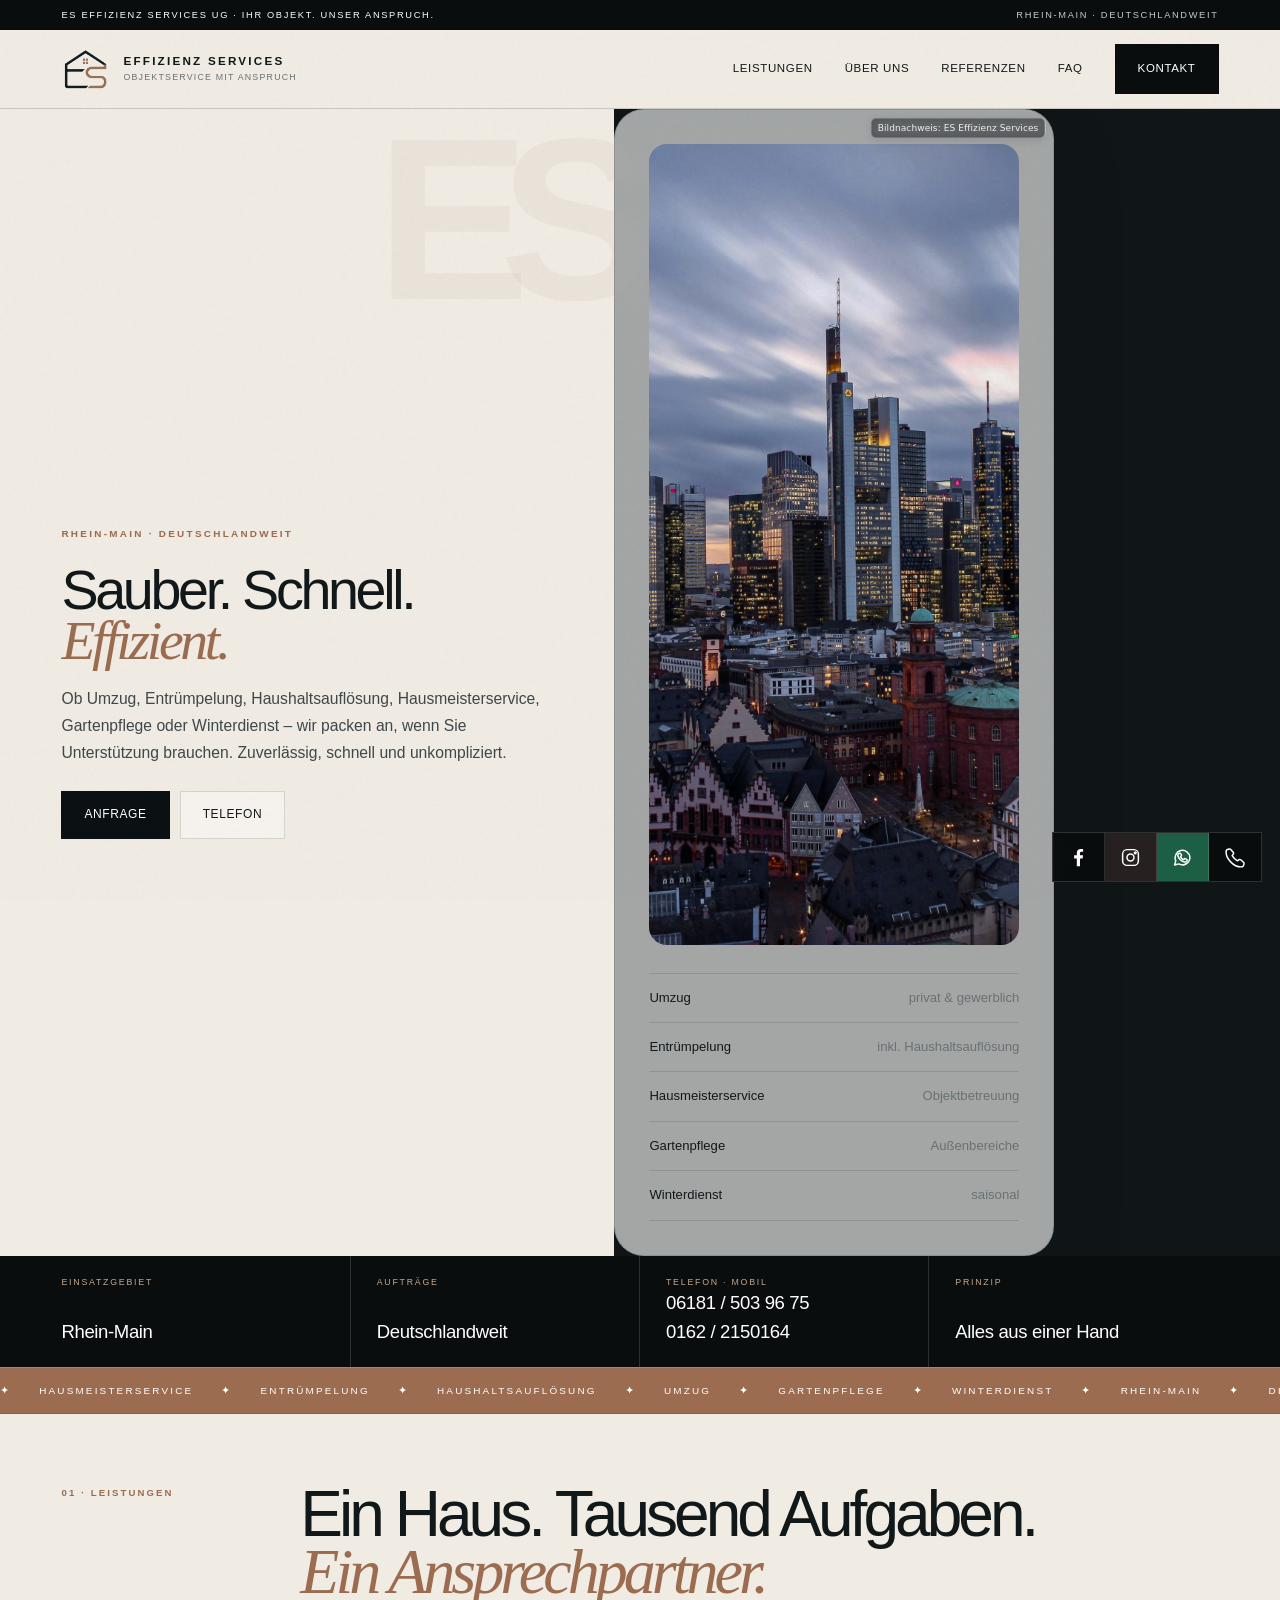
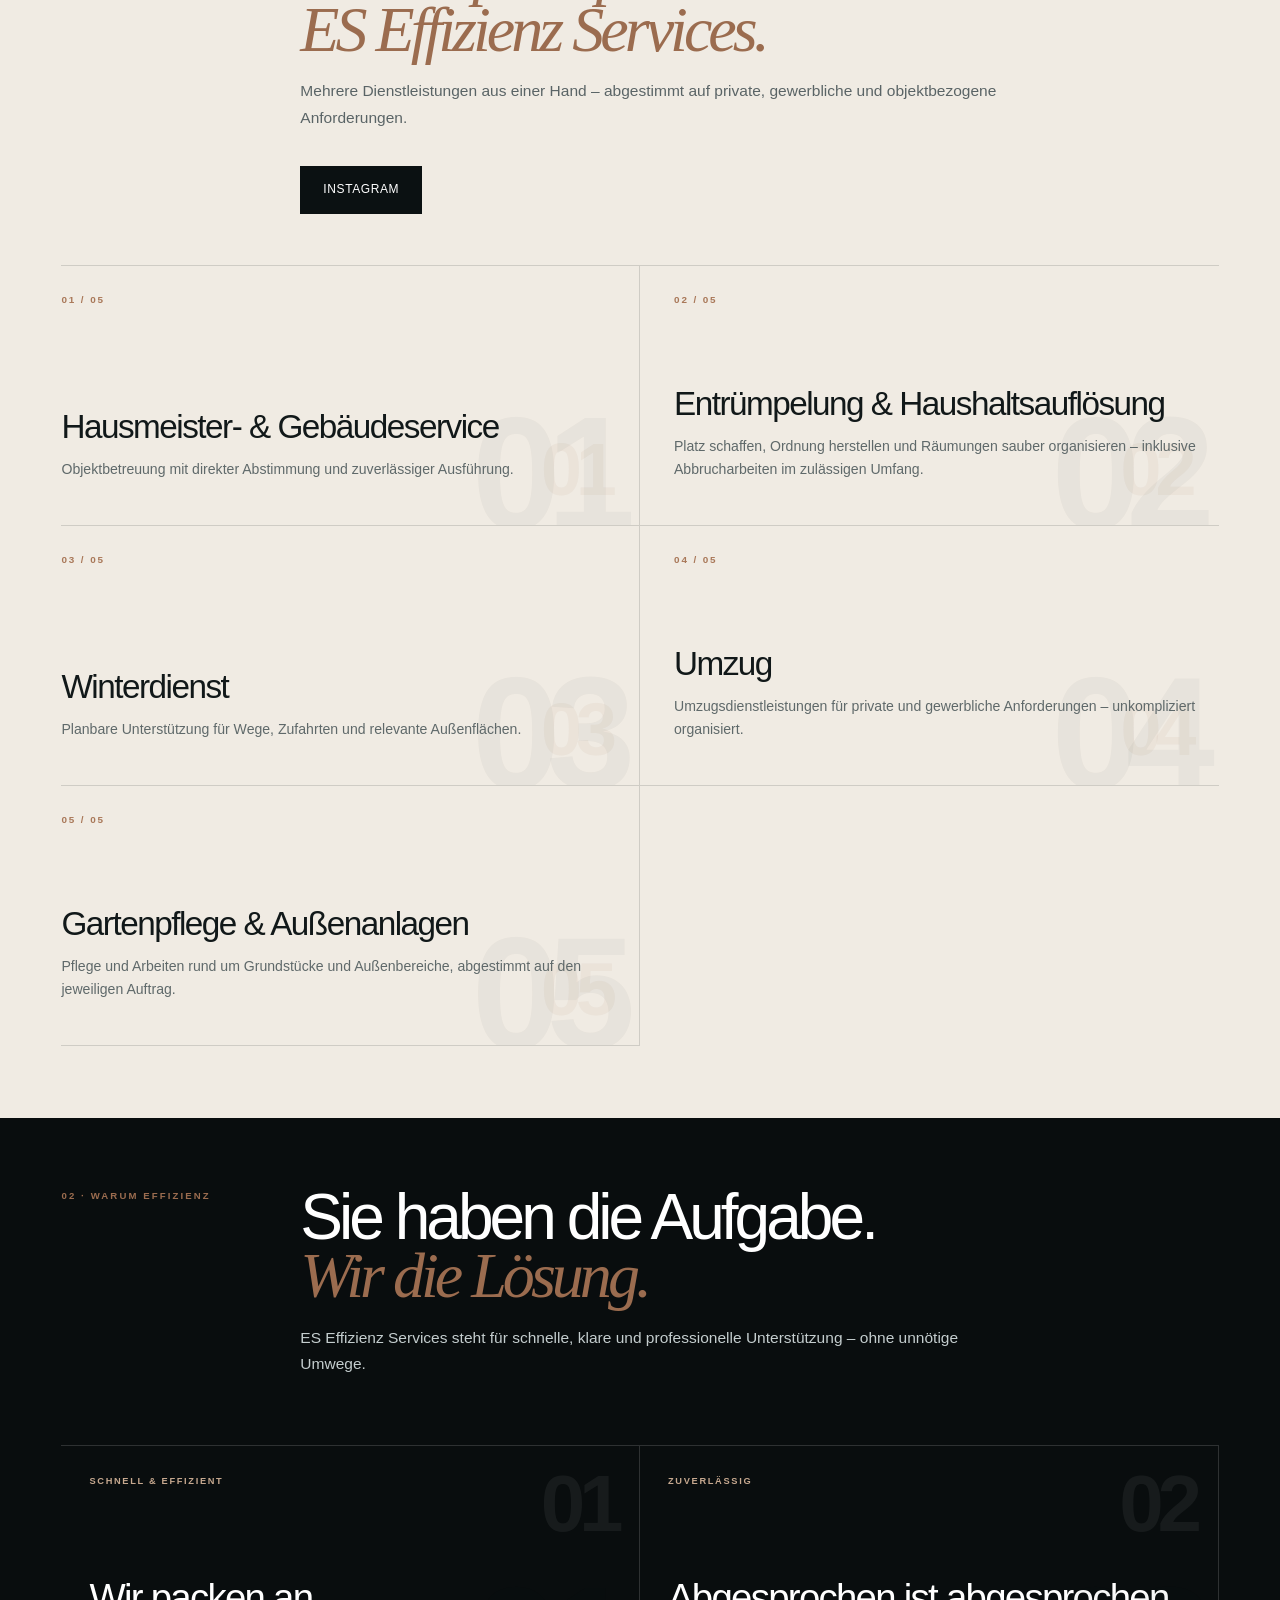
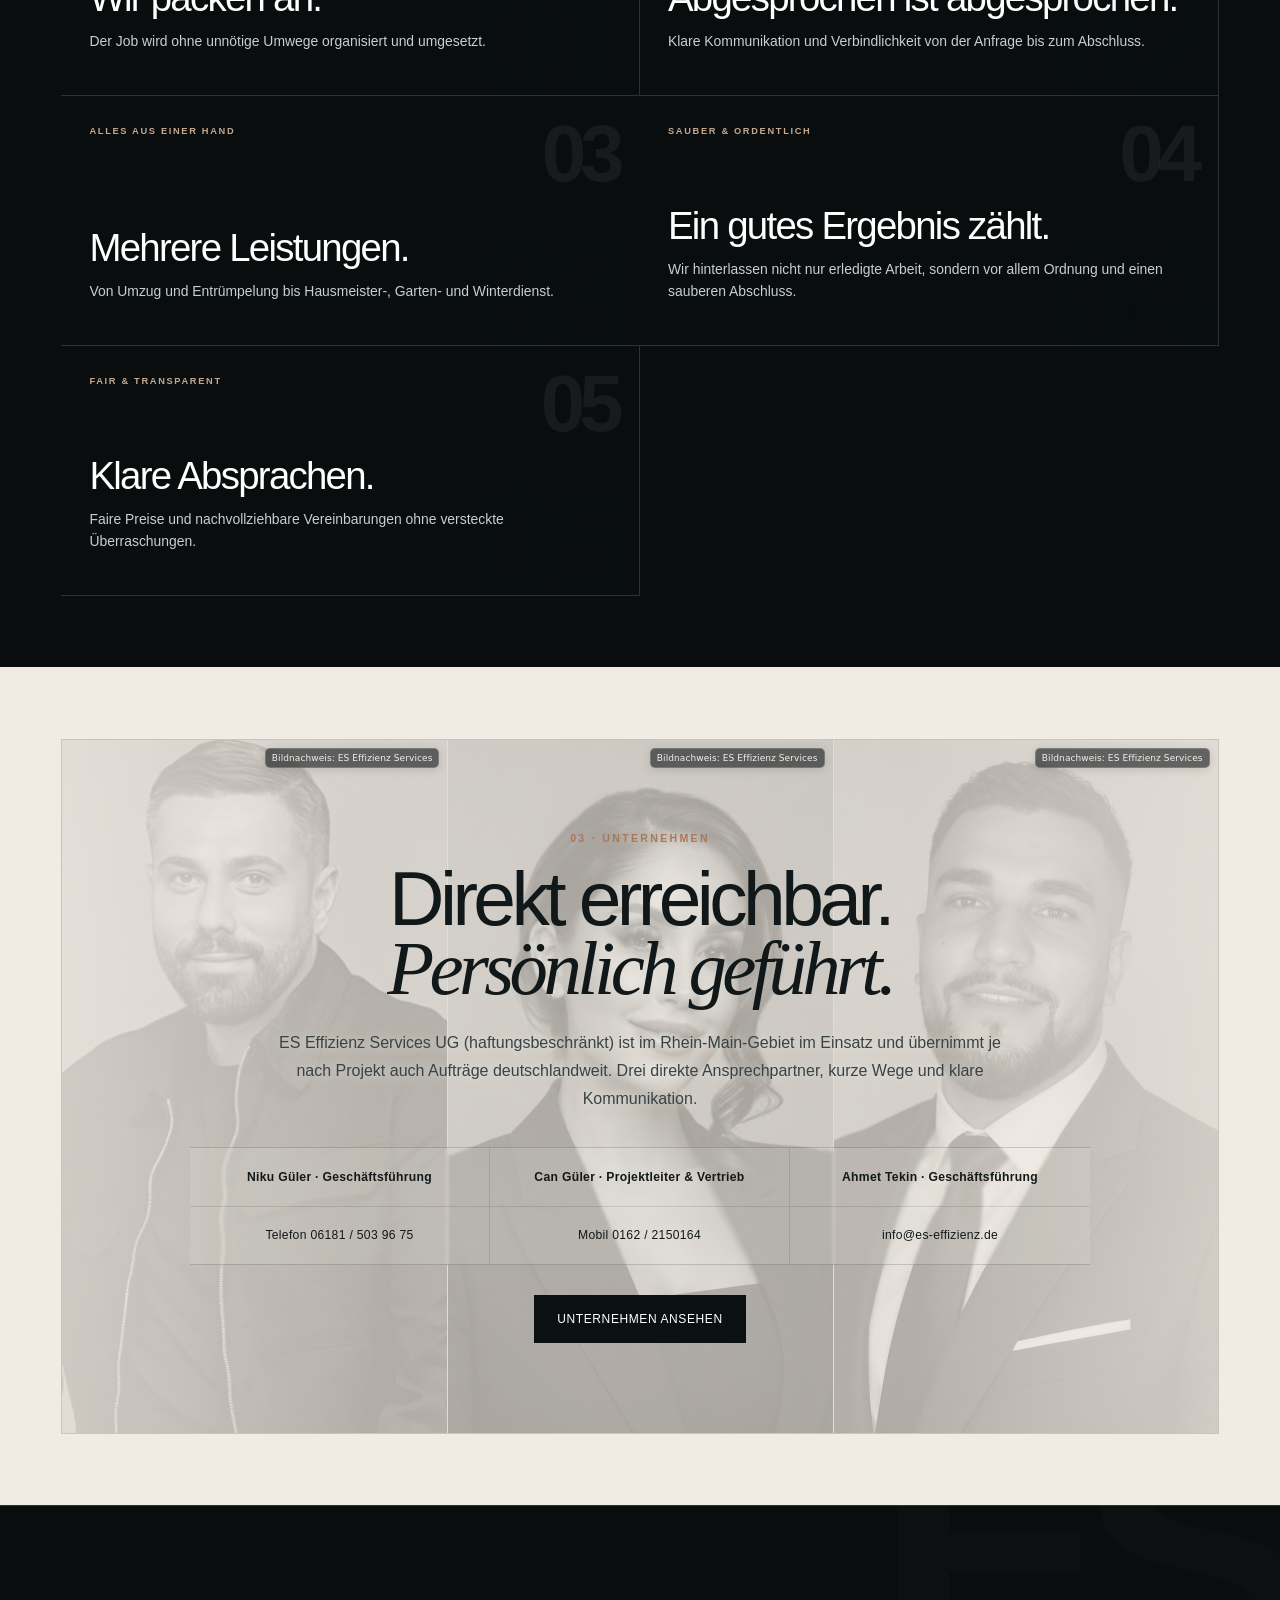
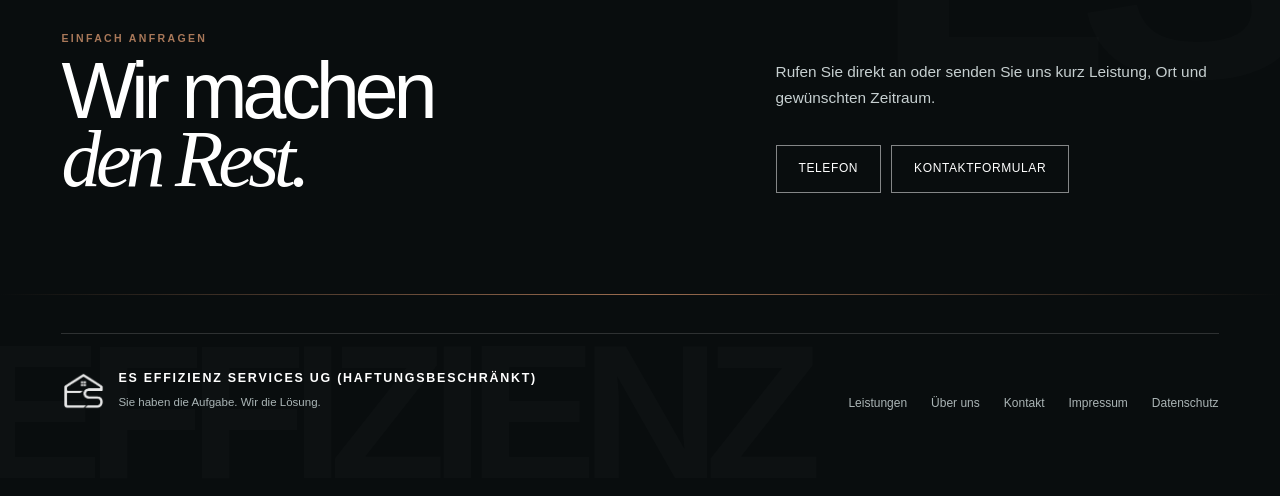
<file: index.html>
<!doctype html><html lang="de"><head><meta charset="utf-8"><meta name="viewport" content="width=device-width, initial-scale=1, viewport-fit=cover"><title>ES Effizienz Services | Rhein-Main & deutschlandweit</title><meta name="description" content="ES Effizienz Services UG (haftungsbeschränkt) in Bruchköbel – Umzug, Entrümpelung, Haushaltsauflösung, Hausmeisterservice, Gartenpflege, Winterdienst und Abbrucharbeiten im Rhein-Main-Gebiet und deutschlandweit."><meta name="keywords" content="ES Effizienz Services, Bruchköbel, Rhein Main, Umzug, Entrümpelung, Haushaltsauflösung, Hausmeisterservice, Gebäudeservice, Gartenpflege, Winterdienst, Abriss, Abbruch, deutschlandweit"><meta name="robots" content="index,follow,max-image-preview:large"><meta name="theme-color" content="#f4f1ec"><link rel="canonical" href="https://effizienz.pages.dev/"><link rel="icon" href="/Picture2.png" type="image/png"><meta property="og:type" content="website"><meta property="og:locale" content="de_DE"><meta property="og:title" content="ES Effizienz Services – Sie haben die Aufgabe. Wir die Lösung."><meta property="og:description" content="Zuverlässig, schnell und unkompliziert – im Rhein-Main-Gebiet und deutschlandweit."><meta property="og:image" content="https://effizienz.pages.dev/IMG_6830.JPG"><script type="application/ld+json">{"@context":"https://schema.org","@type":"HomeAndConstructionBusiness","name":"ES Effizienz Services UG (haftungsbeschränkt)","email":"info@es-effizienz.de","telephone":["+49 6181 5039675","+49 162 2150164"],"address":{"@type":"PostalAddress","streetAddress":"In der Aue 22","postalCode":"63486","addressLocality":"Bruchköbel","addressCountry":"DE"},"areaServed":[{"@type":"Place","name":"Rhein-Main-Gebiet"},{"@type":"Country","name":"Deutschland"}],"sameAs":["https://www.instagram.com/es_effizienz_services/","https://www.facebook.com/share/1DoPkc8UnS/?mibextid=wwXIfr"],"url":"https://effizienz.pages.dev/"}</script><link rel="stylesheet" href="/pages.css"><link rel="stylesheet" href="/client-feedback-20260909.css"></head><body><div class="noise" aria-hidden="true"></div><div class="topline"><div class="wrap"><span>ES Effizienz Services UG · Ihr Objekt. Unser Anspruch.</span><span>Rhein-Main · deutschlandweit</span></div></div><header><div class="wrap nav"><a class="brand" href="/" aria-label="Effizienz Services Startseite"><img src="/Picture2.png" alt="Effizienz Services Logo"><span class="brand-copy"><strong>Effizienz Services</strong><span>Objektservice mit Anspruch</span></span></a><button class="menu-btn" aria-label="Menü öffnen" aria-expanded="false"><span></span></button><nav aria-label="Hauptnavigation"><a href="/leistungen/">Leistungen</a><a href="/ueber-uns/">Über uns</a><a href="/referenzen/">Referenzen</a><a href="/faq/">FAQ</a><a class="nav-cta" href="/kontakt/">Kontakt</a></nav></div></header><main><section class="page-hero"><div class="wrap hero-shell"><div class="hero-copy reveal"><div class="eyebrow">Rhein-Main · deutschlandweit</div><h1>Sauber. Schnell.<br><span class="serif">Effizient.</span></h1><p>Ob Umzug, Entrümpelung, Haushaltsauflösung, Hausmeisterservice, Gartenpflege oder Winterdienst – wir packen an, wenn Sie Unterstützung brauchen. Zuverlässig, schnell und unkompliziert.</p><div class="hero-actions"><a class="btn dark" href="/kontakt/">Anfrage</a><a class="btn light" href="tel:+4961815039675">06181 / 503 96 75</a></div></div><div class="hero-aside reveal"><img class="hero-mark" src="/Picture2.png" alt="" aria-hidden="true"><div class="info-card"><img src="/IMG_6830.JPG" alt="Frankfurt Skyline" style="width:100%;height:auto;object-fit:cover;border-radius:18px"><div class="info-list"><span><b>Umzug</b><em>privat & gewerblich</em></span><span><b>Entrümpelung</b><em>inkl. Haushaltsauflösung</em></span><span><b>Hausmeisterservice</b><em>Objektbetreuung</em></span><span><b>Gartenpflege</b><em>Außenbereiche</em></span><span><b>Winterdienst</b><em>saisonal</em></span></div></div></div></div></section><section class="content"><div class="wrap"><div class="section-head reveal"><div class="eyebrow">01 · Leistungen</div><div><h2>Ein Haus. Tausend Aufgaben.<br><span class="serif">Ein Ansprechpartner.<br>ES Effizienz Services.</span></h2><p>Mehrere Dienstleistungen aus einer Hand – abgestimmt auf private, gewerbliche und objektbezogene Anforderungen.</p><div class="hero-actions"><a class="btn dark" href="https://www.instagram.com/es_effizienz_services/" target="_blank" rel="noopener">Instagram</a></div></div></div><div class="cards"><a class="card span7 reveal" href="/hausmeisterservice/"><span class="kicker">01 / 05</span><div><h3>Hausmeister- & Gebäudeservice</h3><p>Objektbetreuung mit direkter Abstimmung und zuverlässiger Ausführung.</p></div></a><a class="card span5 reveal" href="/abriss-entruempelung/"><span class="kicker">02 / 05</span><div><h3>Entrümpelung & Haushaltsauflösung</h3><p>Platz schaffen, Ordnung herstellen und Räumungen sauber organisieren – inklusive Abbrucharbeiten im zulässigen Umfang.</p></div></a><a class="card span5 reveal" href="/winterdienst/"><span class="kicker">03 / 05</span><div><h3>Winterdienst</h3><p>Planbare Unterstützung für Wege, Zufahrten und relevante Außenflächen.</p></div></a><a class="card span7 reveal" href="/umzug/"><span class="kicker">04 / 05</span><div><h3>Umzug</h3><p>Umzugsdienstleistungen für private und gewerbliche Anforderungen – unkompliziert organisiert.</p></div></a><a class="card span12 reveal" href="/garten-landschaftsbau/"><span class="kicker">05 / 05</span><div><h3>Gartenpflege & Außenanlagen</h3><p>Pflege und Arbeiten rund um Grundstücke und Außenbereiche, abgestimmt auf den jeweiligen Auftrag.</p></div></a></div></div></section><section class="content dark-section"><div class="wrap"><div class="section-head reveal"><div class="eyebrow">02 · Warum Effizienz</div><div><h2>Sie haben die Aufgabe.<br><span class="serif">Wir die Lösung.</span></h2><p>ES Effizienz Services steht für schnelle, klare und professionelle Unterstützung – ohne unnötige Umwege.</p></div></div><div class="cards"><div class="card span4 reveal"><span class="kicker">Schnell & effizient</span><div><h3>Wir packen an.</h3><p>Der Job wird ohne unnötige Umwege organisiert und umgesetzt.</p></div></div><div class="card span4 reveal"><span class="kicker">Zuverlässig</span><div><h3>Abgesprochen ist abgesprochen.</h3><p>Klare Kommunikation und Verbindlichkeit von der Anfrage bis zum Abschluss.</p></div></div><div class="card span4 reveal"><span class="kicker">Alles aus einer Hand</span><div><h3>Mehrere Leistungen.</h3><p>Von Umzug und Entrümpelung bis Hausmeister-, Garten- und Winterdienst.</p></div></div><div class="card span6 reveal"><span class="kicker">Sauber & ordentlich</span><div><h3>Ein gutes Ergebnis zählt.</h3><p>Wir hinterlassen nicht nur erledigte Arbeit, sondern vor allem Ordnung und einen sauberen Abschluss.</p></div></div><div class="card span6 reveal"><span class="kicker">Fair & transparent</span><div><h3>Klare Absprachen.</h3><p>Faire Preise und nachvollziehbare Vereinbarungen ohne versteckte Überraschungen.</p></div></div></div></div></section><section class="content company-contact-section"><div class="wrap"><div class="company-contact-showcase reveal"><div class="company-portraits" aria-hidden="true"><figure><img src="/IMG_6826.jpg" alt=""></figure><figure><img src="/IMG_6828.jpg" alt=""></figure><figure><img src="/IMG_6827.jpg" alt=""></figure></div><div class="company-contact-overlay"><div class="eyebrow">03 · Unternehmen</div><h2>Direkt erreichbar.<br><span class="serif">Persönlich geführt.</span></h2><p>ES Effizienz Services UG (haftungsbeschränkt) ist im Rhein-Main-Gebiet im Einsatz und übernimmt je nach Projekt auch Aufträge deutschlandweit. Drei direkte Ansprechpartner, kurze Wege und klare Kommunikation.</p><div class="company-contact-grid"><span>Niku Güler · Geschäftsführung</span><span>Can Güler · Projektleiter & Vertrieb</span><span>Ahmet Tekin · Geschäftsführung</span><a href="tel:+4961815039675">Telefon 06181 / 503 96 75</a><a href="tel:+491622150164">Mobil 0162 / 2150164</a><a href="mailto:info@es-effizienz.de">info@es-effizienz.de</a></div><div class="hero-actions"><a class="btn dark" href="/ueber-uns/">Unternehmen ansehen</a></div></div></div></div></section><section class="cta"><div class="wrap"><div class="cta-shell reveal"><div><div class="eyebrow">Einfach anfragen</div><h2>Wir machen<br><span class="serif">den Rest.</span></h2></div><div><p>Rufen Sie direkt an oder senden Sie uns kurz Leistung, Ort und gewünschten Zeitraum.</p><div class="hero-actions"><a class="btn" href="tel:+491622150164">0162 / 2150164</a><a class="btn" href="/kontakt/">Kontaktformular</a></div></div></div></div></section></main><footer><div class="wrap footer-grid"><div class="footer-brand"><img src="/Picture2.png" alt="Effizienz Services Logo"><div><strong>ES Effizienz Services UG (haftungsbeschränkt)</strong><span>Sie haben die Aufgabe. Wir die Lösung.</span></div></div><div class="footer-links"><a href="tel:+4961815039675">Telefon 06181 / 503 96 75</a><a href="tel:+491622150164">Mobil 0162 / 2150164</a><a href="mailto:info@es-effizienz.de">E-Mail</a><a href="https://www.instagram.com/es_effizienz_services/" target="_blank" rel="noopener">Instagram</a><a href="https://www.facebook.com/share/1DoPkc8UnS/?mibextid=wwXIfr" target="_blank" rel="noopener">Facebook</a><a href="/leistungen/">Leistungen</a><a href="/ueber-uns/">Über uns</a><a href="/kontakt/">Kontakt</a><a href="/impressum/">Impressum</a><a href="/datenschutz/">Datenschutz</a><span>© <span id="year"></span></span></div></div></footer><script src="/site.js" defer></script><script src="/service-patch.js?v=20260910e" defer></script><script src="/social-dock-fix.js?v=20260910b" defer></script></body></html>
</file>
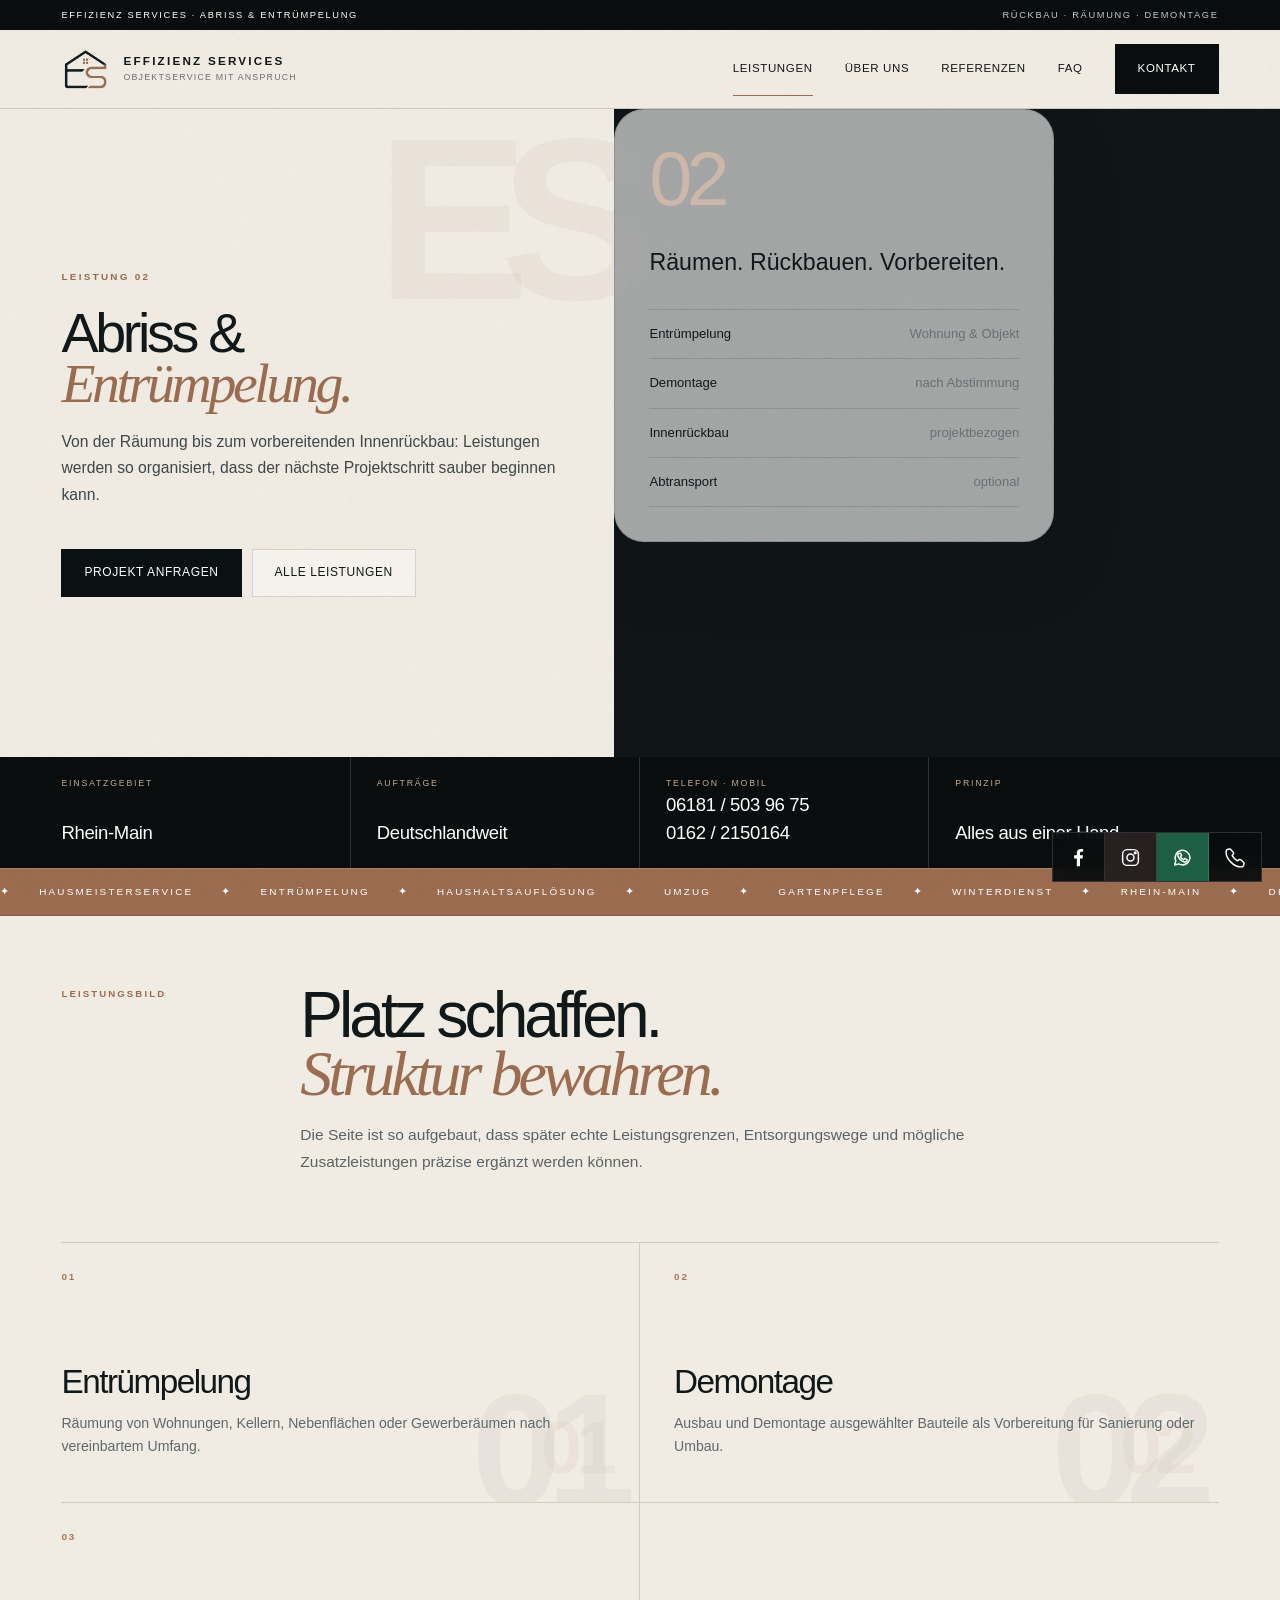
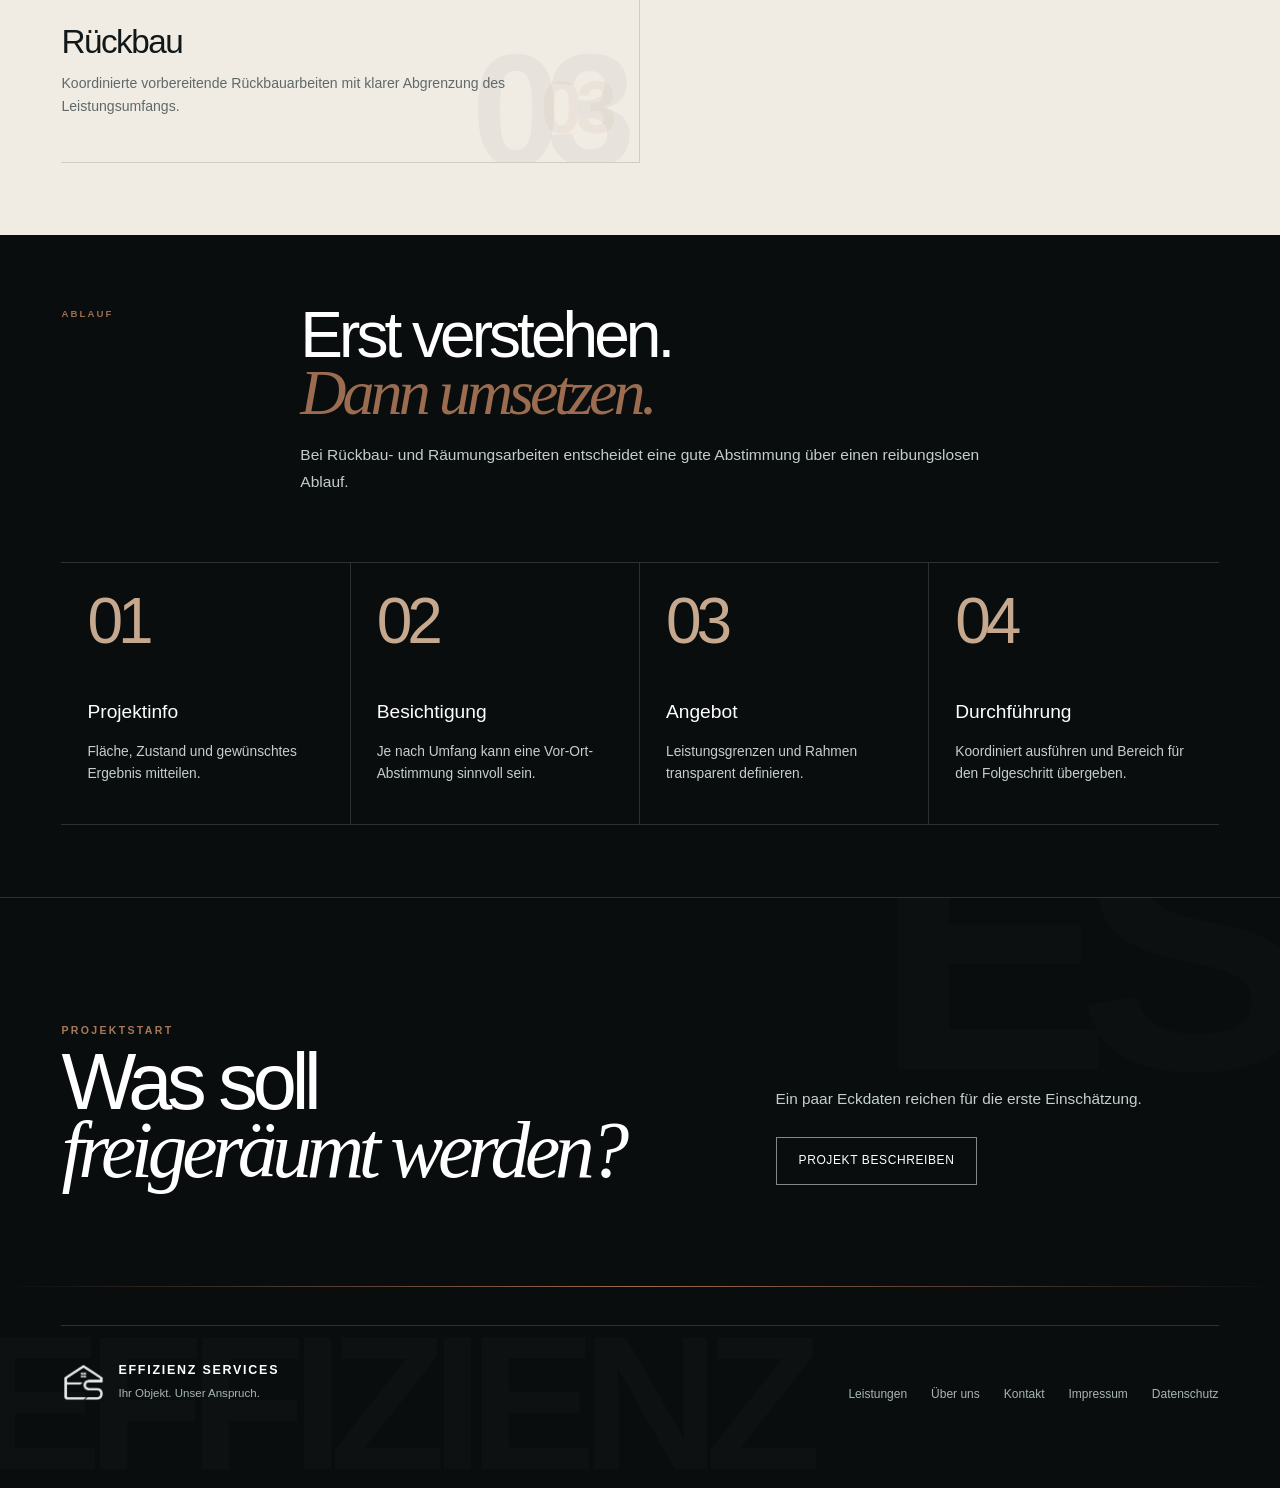
<file: abriss-entruempelung/index.html>
<!doctype html><html lang="de"><head><meta charset="utf-8"><meta name="viewport" content="width=device-width, initial-scale=1, viewport-fit=cover"><title>Abriss & Entrümpelung | Effizienz Services</title><meta name="description" content="Innenrückbau, Demontage und Entrümpelung – strukturiert geplant und sauber umgesetzt."><link rel="canonical" href="https://effizienz.pages.dev/abriss-entruempelung/"><link rel="icon" href="/Picture2.png"><link rel="stylesheet" href="/pages.css"><style>html body[data-page="abriss-entruempelung"] main .page-hero .cinematic-media{background-image:url('/IMG_6841.JPG?v=20260911c')!important;background-position:center center!important}html body[data-page="abriss-entruempelung"] main .page-hero .cinematic-media img{object-position:center center!important}</style></head><body><div class="noise"></div><div class="topline"><div class="wrap"><span>Effizienz Services · Abriss & Entrümpelung</span><span>Rückbau · Räumung · Demontage</span></div></div><header><div class="wrap nav"><a class="brand" href="/"><img src="/Picture2.png" alt="Effizienz Services Logo"><span class="brand-copy"><strong>Effizienz Services</strong><span>Objektservice mit Anspruch</span></span></a><button class="menu-btn" aria-label="Menü öffnen" aria-expanded="false"><span></span></button><nav><a class="active" href="/leistungen/">Leistungen</a><a href="/ueber-uns/">Über uns</a><a href="/referenzen/">Referenzen</a><a href="/faq/">FAQ</a><a class="nav-cta" href="/kontakt/">Kontakt</a></nav></div></header><main><section class="page-hero"><div class="wrap hero-shell"><div class="hero-copy reveal"><div class="eyebrow">Leistung 02</div><h1>Abriss &<br><span class="serif">Entrümpelung.</span></h1><p>Von der Räumung bis zum vorbereitenden Innenrückbau: Leistungen werden so organisiert, dass der nächste Projektschritt sauber beginnen kann.</p><div class="hero-actions"><a class="btn dark" href="/kontakt/">Projekt anfragen</a><a class="btn light" href="/leistungen/">Alle Leistungen</a></div></div><div class="hero-aside reveal"><img class="hero-mark" src="/Picture2.png" alt=""><div class="info-card"><div class="num">02</div><h3>Räumen. Rückbauen. Vorbereiten.</h3><div class="info-list"><span><b>Entrümpelung</b><em>Wohnung & Objekt</em></span><span><b>Demontage</b><em>nach Abstimmung</em></span><span><b>Innenrückbau</b><em>projektbezogen</em></span><span><b>Abtransport</b><em>optional</em></span></div></div></div></div></section><section class="content"><div class="wrap"><div class="section-head reveal"><div class="eyebrow">Leistungsbild</div><div><h2>Platz schaffen.<br><span class="serif">Struktur bewahren.</span></h2><p>Die Seite ist so aufgebaut, dass später echte Leistungsgrenzen, Entsorgungswege und mögliche Zusatzleistungen präzise ergänzt werden können.</p></div></div><div class="cards"><div class="card span4 reveal"><span class="kicker">01</span><div><h3>Entrümpelung</h3><p>Räumung von Wohnungen, Kellern, Nebenflächen oder Gewerberäumen nach vereinbartem Umfang.</p></div></div><div class="card span4 reveal"><span class="kicker">02</span><div><h3>Demontage</h3><p>Ausbau und Demontage ausgewählter Bauteile als Vorbereitung für Sanierung oder Umbau.</p></div></div><div class="card span4 reveal"><span class="kicker">03</span><div><h3>Rückbau</h3><p>Koordinierte vorbereitende Rückbauarbeiten mit klarer Abgrenzung des Leistungsumfangs.</p></div></div></div></div></section><section class="content dark-section"><div class="wrap"><div class="section-head reveal"><div class="eyebrow">Ablauf</div><div><h2>Erst verstehen.<br><span class="serif">Dann umsetzen.</span></h2><p>Bei Rückbau- und Räumungsarbeiten entscheidet eine gute Abstimmung über einen reibungslosen Ablauf.</p></div></div><div class="process-grid"><div class="process-card reveal"><span class="step">01</span><div><h3>Projektinfo</h3><p>Fläche, Zustand und gewünschtes Ergebnis mitteilen.</p></div></div><div class="process-card reveal"><span class="step">02</span><div><h3>Besichtigung</h3><p>Je nach Umfang kann eine Vor-Ort-Abstimmung sinnvoll sein.</p></div></div><div class="process-card reveal"><span class="step">03</span><div><h3>Angebot</h3><p>Leistungsgrenzen und Rahmen transparent definieren.</p></div></div><div class="process-card reveal"><span class="step">04</span><div><h3>Durchführung</h3><p>Koordiniert ausführen und Bereich für den Folgeschritt übergeben.</p></div></div></div></div></section><section class="cta"><div class="wrap"><div class="cta-shell reveal"><div><div class="eyebrow">Projektstart</div><h2>Was soll<br><span class="serif">freigeräumt werden?</span></h2></div><div><p>Ein paar Eckdaten reichen für die erste Einschätzung.</p><a class="btn" href="/kontakt/">Projekt beschreiben</a></div></div></div></section></main><footer><div class="wrap footer-grid"><div class="footer-brand"><img src="/Picture2.png" alt=""><div><strong>Effizienz Services</strong><span>Ihr Objekt. Unser Anspruch.</span></div></div><div class="footer-links"><a href="/leistungen/">Leistungen</a><a href="/kontakt/">Kontakt</a><a href="/impressum/">Impressum</a><a href="/datenschutz/">Datenschutz</a><span>© <span id="year"></span></span></div></div></footer><script src="/site.js" defer></script><script>document.addEventListener('DOMContentLoaded',()=>{requestAnimationFrame(()=>{const hero=document.querySelector('body[data-page="abriss-entruempelung"] .page-hero .cinematic-media');const img=hero?.querySelector('img');if(hero){hero.style.setProperty('background-image','url("/IMG_6841.JPG?v=20260911c")','important');hero.style.setProperty('background-position','center center','important')}if(img){img.src='/IMG_6841.JPG?v=20260911c';img.srcset='';img.alt='Abriss und Entrümpelung – Projektaufnahme von ES Effizienz Services';img.removeAttribute('referrerpolicy');img.style.setProperty('object-position','center center','important')}})});</script></body></html>
</file>
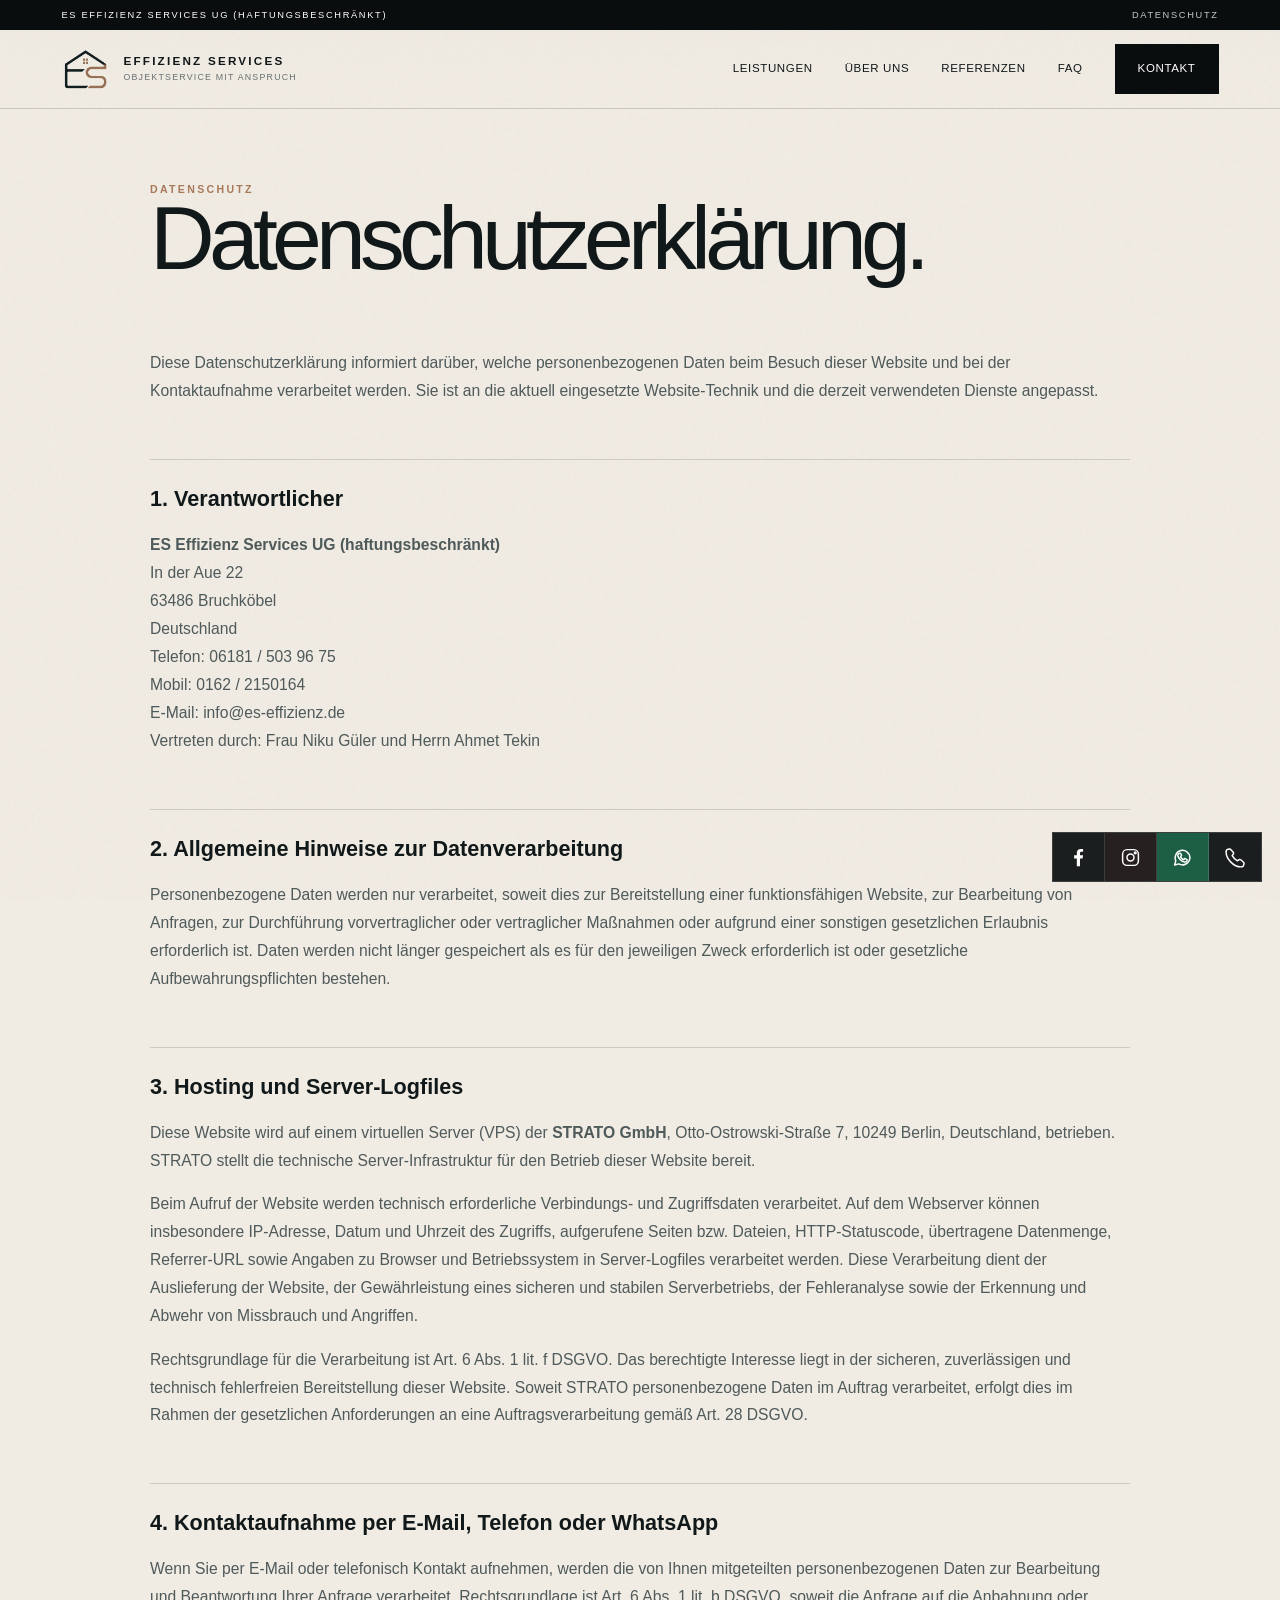
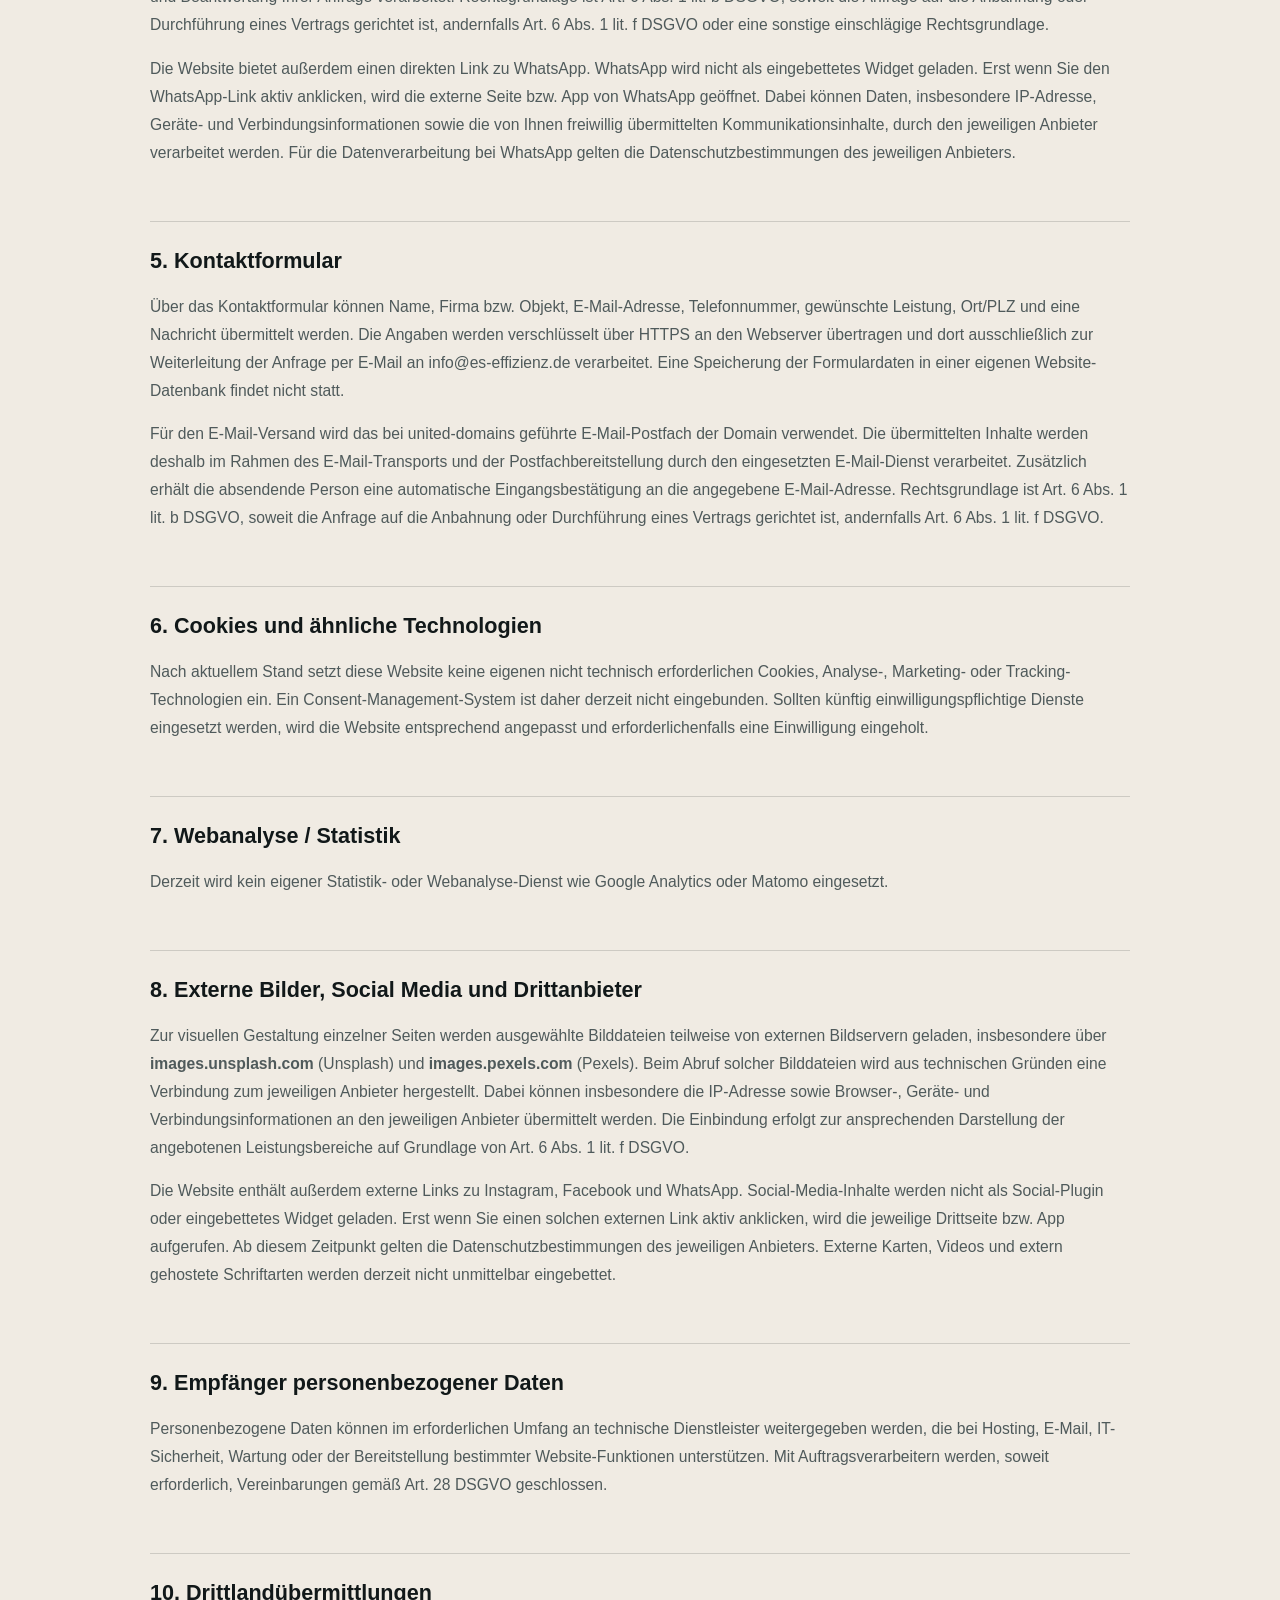
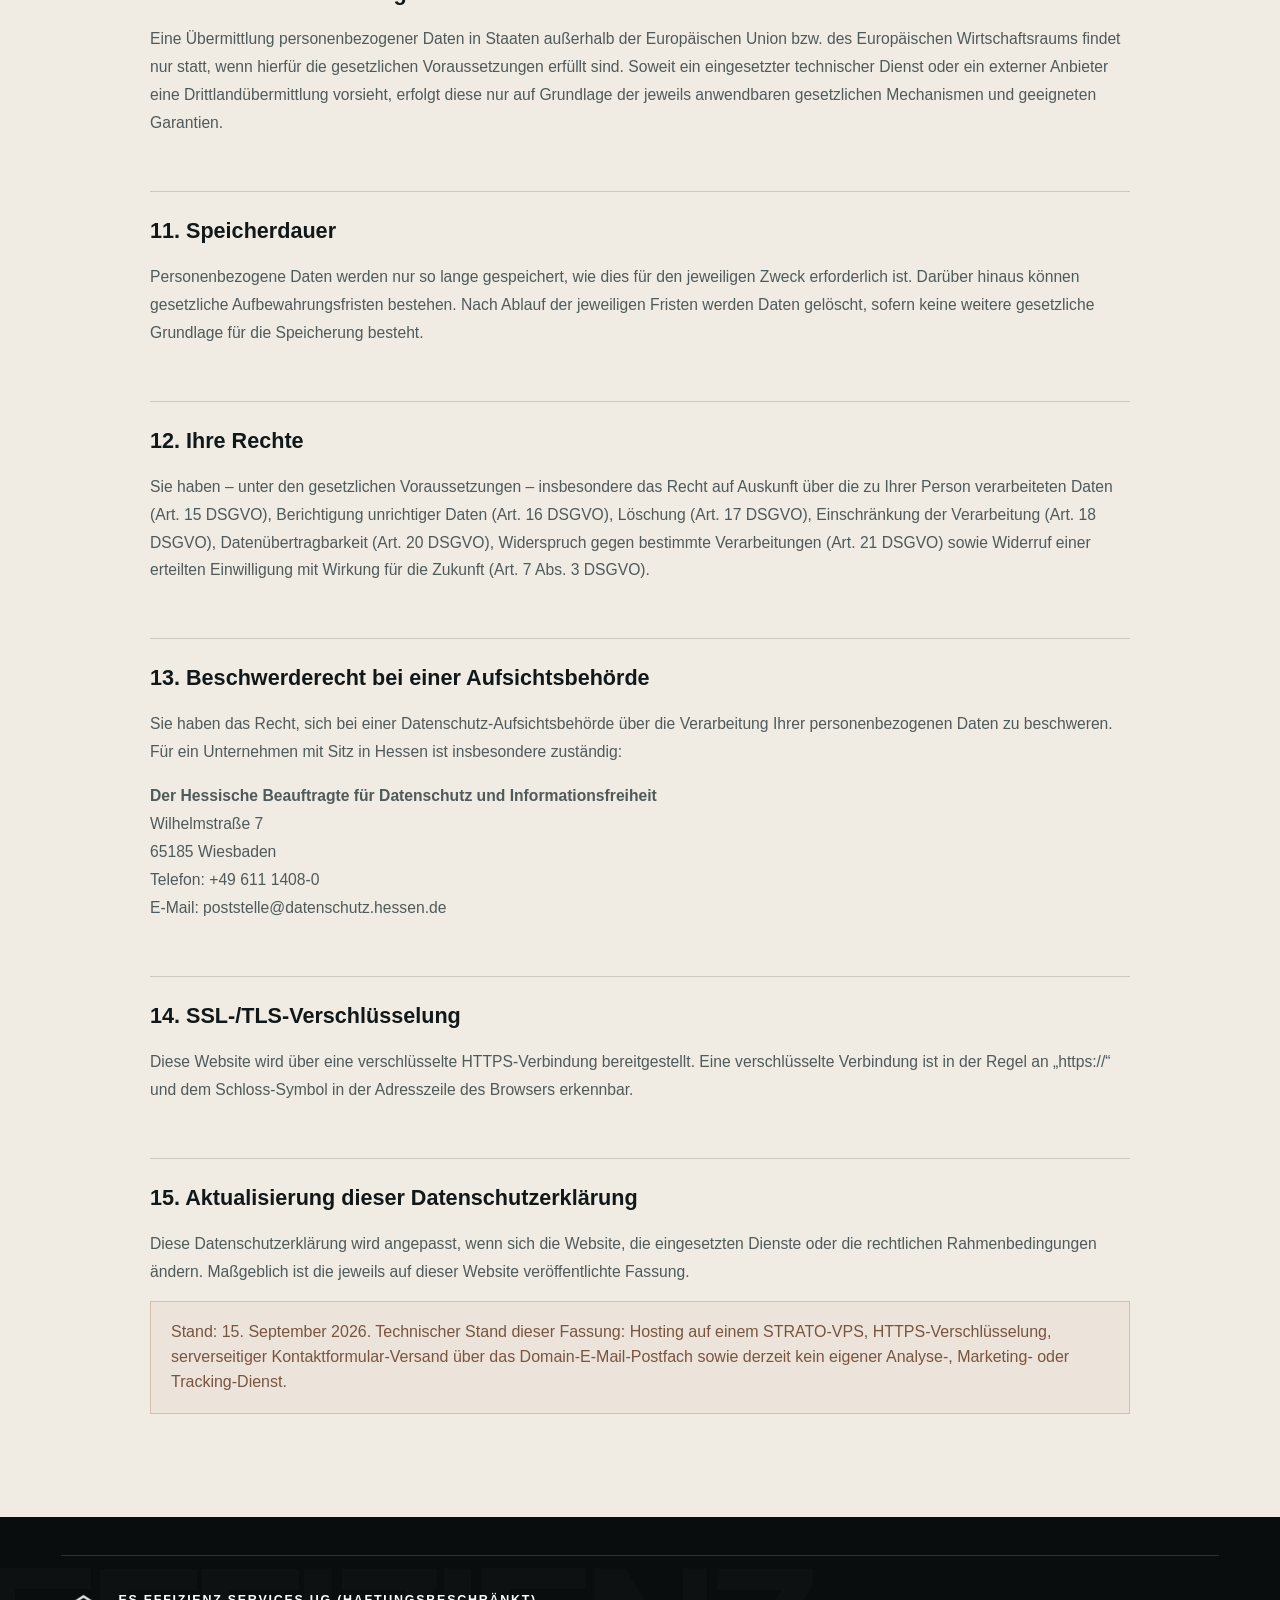
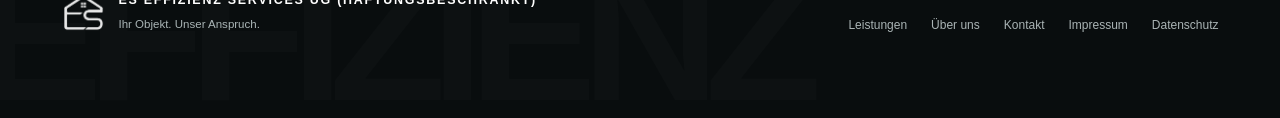
<file: datenschutz/index.html>
<!doctype html><html lang="de"><head><meta charset="utf-8"><meta name="viewport" content="width=device-width, initial-scale=1, viewport-fit=cover"><title>Datenschutz | ES Effizienz Services UG</title><meta name="description" content="Datenschutzerklärung der ES Effizienz Services UG (haftungsbeschränkt)."><meta name="robots" content="noindex,follow"><meta name="theme-color" content="#f3f0ea"><link rel="icon" href="/Picture2.png"><link rel="stylesheet" href="/pages.css"><link rel="stylesheet" href="/editorial.css"></head><body><div class="noise" aria-hidden="true"></div><div class="topline"><div class="wrap"><span>ES Effizienz Services UG (haftungsbeschränkt)</span><span>Datenschutz</span></div></div><header><div class="wrap nav"><a class="brand" href="/"><img src="/Picture2.png" alt="Effizienz Services Logo"><span class="brand-copy"><strong>Effizienz Services</strong><span>Objektservice mit Anspruch</span></span></a><button class="menu-btn" aria-label="Menü öffnen" aria-expanded="false"><span></span></button><nav><a href="/leistungen/">Leistungen</a><a href="/ueber-uns/">Über uns</a><a href="/referenzen/">Referenzen</a><a href="/faq/">FAQ</a><a class="nav-cta" href="/kontakt/">Kontakt</a></nav></div></header><main><section class="content"><div class="wrap legal"><div class="eyebrow">Datenschutz</div><h1>Datenschutzerklärung.</h1><p>Diese Datenschutzerklärung informiert darüber, welche personenbezogenen Daten beim Besuch dieser Website und bei der Kontaktaufnahme verarbeitet werden. Sie ist an die aktuell eingesetzte Website-Technik und die derzeit verwendeten Dienste angepasst.</p><h2>1. Verantwortlicher</h2><p><strong>ES Effizienz Services UG (haftungsbeschränkt)</strong><br>In der Aue 22<br>63486 Bruchköbel<br>Deutschland<br>Festnetz: <a href="tel:+4961815039675">06181 / 503 96 75</a><br>Mobil: <a href="tel:+491622150164">0162 / 2150164</a><br>E-Mail: <a href="mailto:info@es-effizienz.de">info@es-effizienz.de</a><br>Vertreten durch: Frau Niku Güler und Herrn Ahmet Tekin</p><h2>2. Allgemeine Hinweise zur Datenverarbeitung</h2><p>Personenbezogene Daten werden nur verarbeitet, soweit dies zur Bereitstellung einer funktionsfähigen Website, zur Bearbeitung von Anfragen, zur Durchführung vorvertraglicher oder vertraglicher Maßnahmen oder aufgrund einer sonstigen gesetzlichen Erlaubnis erforderlich ist. Daten werden nicht länger gespeichert als es für den jeweiligen Zweck erforderlich ist oder gesetzliche Aufbewahrungspflichten bestehen.</p><h2>3. Hosting und Server-Logfiles</h2><p>Diese Website wird auf einem virtuellen Server (VPS) der <strong>STRATO GmbH</strong>, Otto-Ostrowski-Straße 7, 10249 Berlin, Deutschland, betrieben. STRATO stellt die technische Server-Infrastruktur für den Betrieb dieser Website bereit.</p><p>Beim Aufruf der Website werden technisch erforderliche Verbindungs- und Zugriffsdaten verarbeitet. Auf dem Webserver können insbesondere IP-Adresse, Datum und Uhrzeit des Zugriffs, aufgerufene Seiten bzw. Dateien, HTTP-Statuscode, übertragene Datenmenge, Referrer-URL sowie Angaben zu Browser und Betriebssystem in Server-Logfiles verarbeitet werden. Diese Verarbeitung dient der Auslieferung der Website, der Gewährleistung eines sicheren und stabilen Serverbetriebs, der Fehleranalyse sowie der Erkennung und Abwehr von Missbrauch und Angriffen.</p><p>Rechtsgrundlage für die Verarbeitung ist Art. 6 Abs. 1 lit. f DSGVO. Das berechtigte Interesse liegt in der sicheren, zuverlässigen und technisch fehlerfreien Bereitstellung dieser Website. Soweit STRATO personenbezogene Daten im Auftrag verarbeitet, erfolgt dies im Rahmen der gesetzlichen Anforderungen an eine Auftragsverarbeitung gemäß Art. 28 DSGVO.</p><h2>4. Kontaktaufnahme per E-Mail, Telefon oder WhatsApp</h2><p>Wenn Sie per E-Mail oder telefonisch Kontakt aufnehmen, werden die von Ihnen mitgeteilten personenbezogenen Daten zur Bearbeitung und Beantwortung Ihrer Anfrage verarbeitet. Rechtsgrundlage ist Art. 6 Abs. 1 lit. b DSGVO, soweit die Anfrage auf die Anbahnung oder Durchführung eines Vertrags gerichtet ist, andernfalls Art. 6 Abs. 1 lit. f DSGVO oder eine sonstige einschlägige Rechtsgrundlage.</p><p>Die Website bietet außerdem einen direkten Link zu WhatsApp. WhatsApp wird nicht als eingebettetes Widget geladen. Erst wenn Sie den WhatsApp-Link aktiv anklicken, wird die externe Seite bzw. App von WhatsApp geöffnet. Dabei können Daten, insbesondere IP-Adresse, Geräte- und Verbindungsinformationen sowie die von Ihnen freiwillig übermittelten Kommunikationsinhalte, durch den jeweiligen Anbieter verarbeitet werden. Für die Datenverarbeitung bei WhatsApp gelten die Datenschutzbestimmungen des jeweiligen Anbieters.</p><h2>5. Kontaktformular</h2><p>Über das Kontaktformular können Name, Firma bzw. Objekt, E-Mail-Adresse, Telefonnummer, gewünschte Leistung, Ort/PLZ und eine Nachricht übermittelt werden. Die Angaben werden verschlüsselt über HTTPS an den Webserver übertragen und dort ausschließlich zur Weiterleitung der Anfrage per E-Mail an <a href="mailto:info@es-effizienz.de">info@es-effizienz.de</a> verarbeitet. Eine Speicherung der Formulardaten in einer eigenen Website-Datenbank findet nicht statt.</p><p>Für den E-Mail-Versand wird das bei united-domains geführte E-Mail-Postfach der Domain verwendet. Die übermittelten Inhalte werden deshalb im Rahmen des E-Mail-Transports und der Postfachbereitstellung durch den eingesetzten E-Mail-Dienst verarbeitet. Zusätzlich erhält die absendende Person eine automatische Eingangsbestätigung an die angegebene E-Mail-Adresse. Rechtsgrundlage ist Art. 6 Abs. 1 lit. b DSGVO, soweit die Anfrage auf die Anbahnung oder Durchführung eines Vertrags gerichtet ist, andernfalls Art. 6 Abs. 1 lit. f DSGVO.</p><h2>6. Cookies und ähnliche Technologien</h2><p>Nach aktuellem Stand setzt diese Website keine eigenen nicht technisch erforderlichen Cookies, Analyse-, Marketing- oder Tracking-Technologien ein. Ein Consent-Management-System ist daher derzeit nicht eingebunden. Sollten künftig einwilligungspflichtige Dienste eingesetzt werden, wird die Website entsprechend angepasst und erforderlichenfalls eine Einwilligung eingeholt.</p><h2>7. Webanalyse / Statistik</h2><p>Derzeit wird kein eigener Statistik- oder Webanalyse-Dienst wie Google Analytics oder Matomo eingesetzt.</p><h2>8. Externe Bilder, Social Media und Drittanbieter</h2><p>Zur visuellen Gestaltung einzelner Seiten werden ausgewählte Bilddateien teilweise von externen Bildservern geladen, insbesondere über <strong>images.unsplash.com</strong> (Unsplash) und <strong>images.pexels.com</strong> (Pexels). Beim Abruf solcher Bilddateien wird aus technischen Gründen eine Verbindung zum jeweiligen Anbieter hergestellt. Dabei können insbesondere die IP-Adresse sowie Browser-, Geräte- und Verbindungsinformationen an den jeweiligen Anbieter übermittelt werden. Die Einbindung erfolgt zur ansprechenden Darstellung der angebotenen Leistungsbereiche auf Grundlage von Art. 6 Abs. 1 lit. f DSGVO.</p><p>Die Website enthält außerdem externe Links zu Instagram, Facebook und WhatsApp. Social-Media-Inhalte werden nicht als Social-Plugin oder eingebettetes Widget geladen. Erst wenn Sie einen solchen externen Link aktiv anklicken, wird die jeweilige Drittseite bzw. App aufgerufen. Ab diesem Zeitpunkt gelten die Datenschutzbestimmungen des jeweiligen Anbieters. Externe Karten, Videos und extern gehostete Schriftarten werden derzeit nicht unmittelbar eingebettet.</p><h2>9. Empfänger personenbezogener Daten</h2><p>Personenbezogene Daten können im erforderlichen Umfang an technische Dienstleister weitergegeben werden, die bei Hosting, E-Mail, IT-Sicherheit, Wartung oder der Bereitstellung bestimmter Website-Funktionen unterstützen. Mit Auftragsverarbeitern werden, soweit erforderlich, Vereinbarungen gemäß Art. 28 DSGVO geschlossen.</p><h2>10. Drittlandübermittlungen</h2><p>Eine Übermittlung personenbezogener Daten in Staaten außerhalb der Europäischen Union bzw. des Europäischen Wirtschaftsraums findet nur statt, wenn hierfür die gesetzlichen Voraussetzungen erfüllt sind. Soweit ein eingesetzter technischer Dienst oder ein externer Anbieter eine Drittlandübermittlung vorsieht, erfolgt diese nur auf Grundlage der jeweils anwendbaren gesetzlichen Mechanismen und geeigneten Garantien.</p><h2>11. Speicherdauer</h2><p>Personenbezogene Daten werden nur so lange gespeichert, wie dies für den jeweiligen Zweck erforderlich ist. Darüber hinaus können gesetzliche Aufbewahrungsfristen bestehen. Nach Ablauf der jeweiligen Fristen werden Daten gelöscht, sofern keine weitere gesetzliche Grundlage für die Speicherung besteht.</p><h2>12. Ihre Rechte</h2><p>Sie haben – unter den gesetzlichen Voraussetzungen – insbesondere das Recht auf Auskunft über die zu Ihrer Person verarbeiteten Daten (Art. 15 DSGVO), Berichtigung unrichtiger Daten (Art. 16 DSGVO), Löschung (Art. 17 DSGVO), Einschränkung der Verarbeitung (Art. 18 DSGVO), Datenübertragbarkeit (Art. 20 DSGVO), Widerspruch gegen bestimmte Verarbeitungen (Art. 21 DSGVO) sowie Widerruf einer erteilten Einwilligung mit Wirkung für die Zukunft (Art. 7 Abs. 3 DSGVO).</p><h2>13. Beschwerderecht bei einer Aufsichtsbehörde</h2><p>Sie haben das Recht, sich bei einer Datenschutz-Aufsichtsbehörde über die Verarbeitung Ihrer personenbezogenen Daten zu beschweren. Für ein Unternehmen mit Sitz in Hessen ist insbesondere zuständig:</p><p><strong>Der Hessische Beauftragte für Datenschutz und Informationsfreiheit</strong><br>Wilhelmstraße 7<br>65185 Wiesbaden<br>Telefon: +49 611 1408-0<br>E-Mail: poststelle@datenschutz.hessen.de</p><h2>14. SSL-/TLS-Verschlüsselung</h2><p>Diese Website wird über eine verschlüsselte HTTPS-Verbindung bereitgestellt. Eine verschlüsselte Verbindung ist in der Regel an „https://“ und dem Schloss-Symbol in der Adresszeile des Browsers erkennbar.</p><h2>15. Aktualisierung dieser Datenschutzerklärung</h2><p>Diese Datenschutzerklärung wird angepasst, wenn sich die Website, die eingesetzten Dienste oder die rechtlichen Rahmenbedingungen ändern. Maßgeblich ist die jeweils auf dieser Website veröffentlichte Fassung.</p><div class="legal-note">Stand: 15. September 2026. Technischer Stand dieser Fassung: Hosting auf einem STRATO-VPS, HTTPS-Verschlüsselung, serverseitiger Kontaktformular-Versand über das Domain-E-Mail-Postfach sowie derzeit kein eigener Analyse-, Marketing- oder Tracking-Dienst.</div></div></section></main><footer><div class="wrap footer-grid"><div class="footer-brand"><img src="/Picture2.png" alt="Effizienz Services Logo"><div><strong>ES Effizienz Services UG (haftungsbeschränkt)</strong><span>Ihr Objekt. Unser Anspruch.</span></div></div><div class="footer-links"><a href="tel:+4961815039675">Festnetz 06181 / 503 96 75</a><a href="tel:+491622150164">0162 / 2150164</a><a href="https://wa.me/491622150164?text=Hallo%20ES%20Effizienz%20Services%2C%20ich%20m%C3%B6chte%20eine%20Anfrage%20stellen." target="_blank" rel="noopener">WhatsApp</a><a href="mailto:info@es-effizienz.de">E-Mail</a><a href="/">Start</a><a href="/kontakt/">Kontakt</a><a href="/impressum/">Impressum</a><span>© <span id="year"></span></span></div></div></footer><script src="/site.js" defer></script></body></html>
</file>
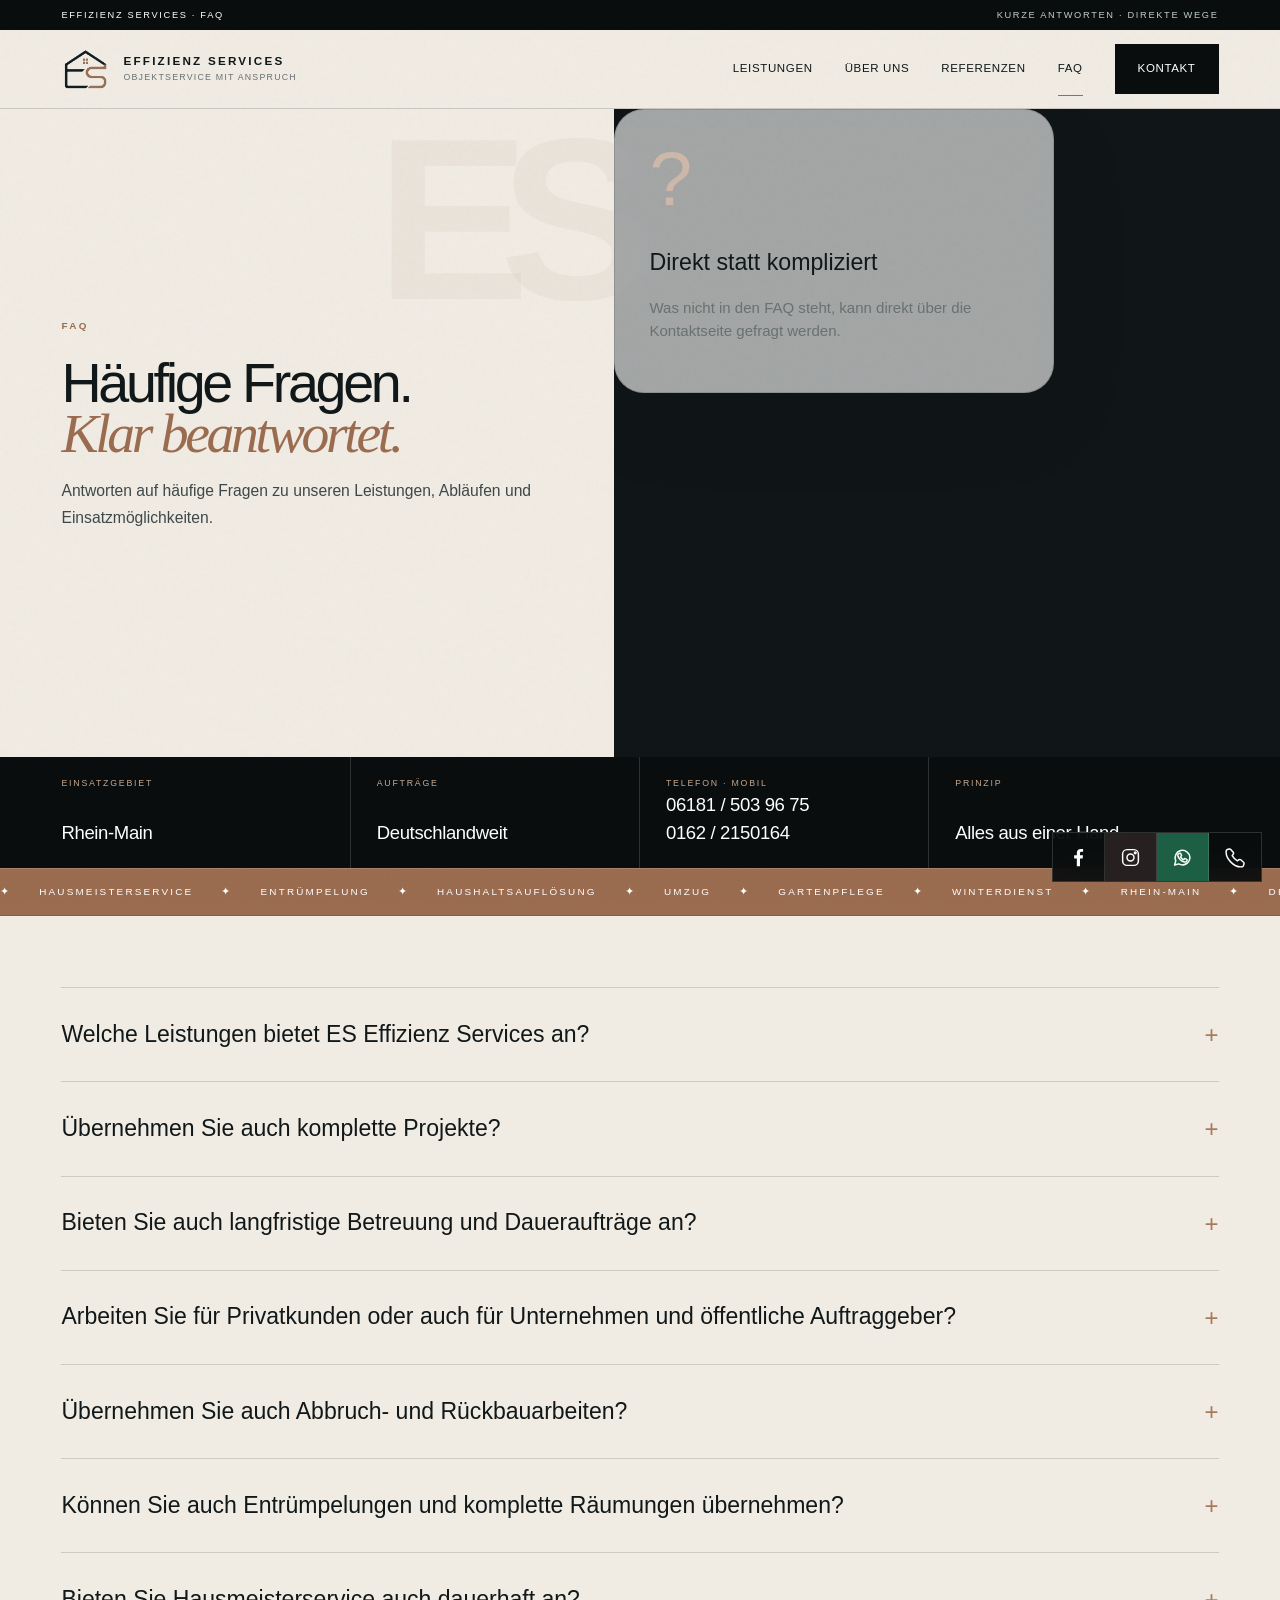
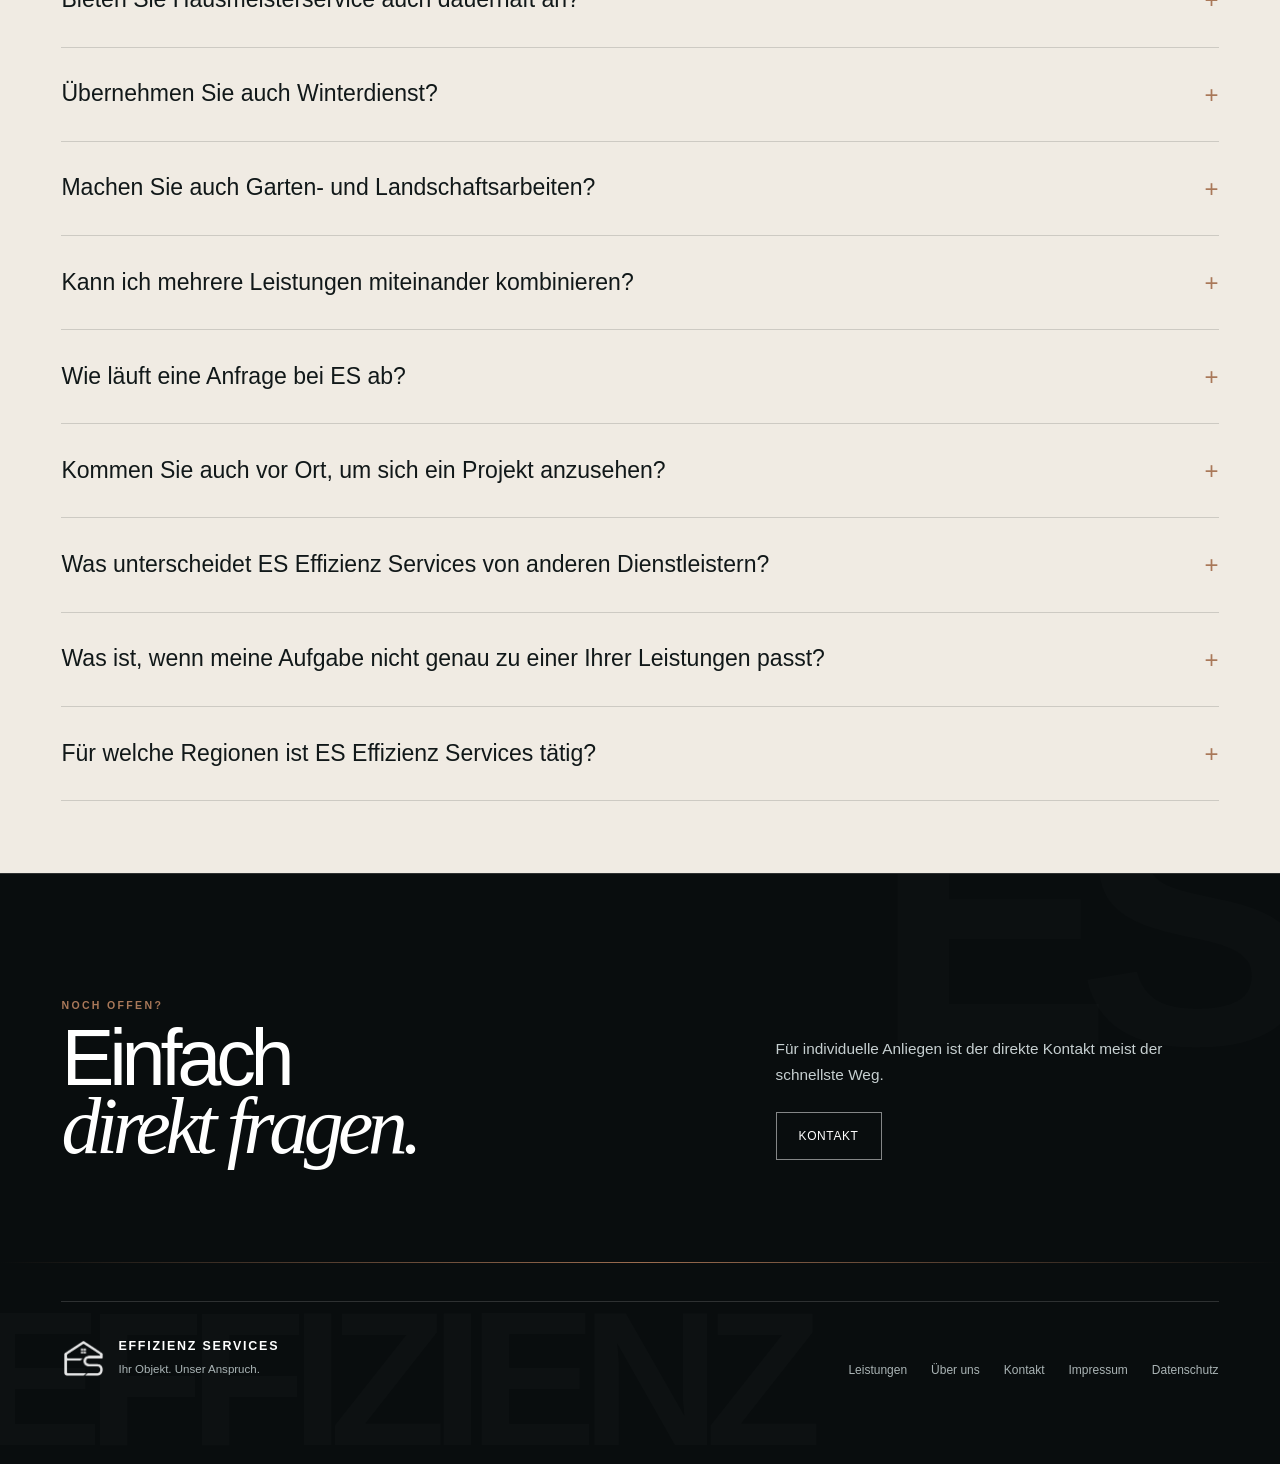
<file: faq/index.html>
<!doctype html><html lang="de"><head><meta charset="utf-8"><meta name="viewport" content="width=device-width, initial-scale=1, viewport-fit=cover"><title>FAQ | Effizienz Services</title><meta name="description" content="Häufige Fragen zu Leistungen, Ablauf, Angebot und Kontakt bei Effizienz Services."><link rel="canonical" href="https://effizienz.pages.dev/faq/"><link rel="icon" href="/Picture2.png"><link rel="stylesheet" href="/pages.css"></head><body><div class="noise"></div><div class="topline"><div class="wrap"><span>Effizienz Services · FAQ</span><span>Kurze Antworten · Direkte Wege</span></div></div><header><div class="wrap nav"><a class="brand" href="/"><img src="/Picture2.png" alt="Effizienz Services Logo"><span class="brand-copy"><strong>Effizienz Services</strong><span>Objektservice mit Anspruch</span></span></a><button class="menu-btn" aria-label="Menü öffnen" aria-expanded="false"><span></span></button><nav><a href="/leistungen/">Leistungen</a><a href="/ueber-uns/">Über uns</a><a href="/referenzen/">Referenzen</a><a class="active" href="/faq/">FAQ</a><a class="nav-cta" href="/kontakt/">Kontakt</a></nav></div></header><main><section class="page-hero"><div class="wrap hero-shell"><div class="hero-copy reveal"><div class="eyebrow">FAQ</div><h1>Häufige Fragen.<br><span class="serif">Klar beantwortet.</span></h1><p>Antworten auf häufige Fragen zu unseren Leistungen, Abläufen und Einsatzmöglichkeiten.</p></div><div class="hero-aside reveal"><img class="hero-mark" src="/Picture2.png" alt=""><div class="info-card"><div class="num">?</div><h3>Direkt statt kompliziert</h3><p>Was nicht in den FAQ steht, kann direkt über die Kontaktseite gefragt werden.</p></div></div></div></section><section class="content"><div class="wrap"><div class="faq-list"><div class="faq-item reveal"><button class="faq-q"><span>Welche Leistungen bietet ES Effizienz Services an?</span><span>+</span></button><div class="faq-a"><div><p>Wir sind Ihr Ansprechpartner für Leistungen rund ums Haus und Objekt – von Abbruch, Rückbau und Entrümpelung über Umzüge, Hausmeisterservice und Winterdienst bis hin zu Garten- und Landschaftsarbeiten. Dabei betreuen wir sowohl private als auch öffentliche und gewerbliche Objekte.</p></div></div></div><div class="faq-item reveal"><button class="faq-q"><span>Übernehmen Sie auch komplette Projekte?</span><span>+</span></button><div class="faq-a"><div><p>Ja. Wir übernehmen auf Wunsch nicht nur einzelne Arbeiten, sondern auch komplette Aufgabenpakete und koordinieren die notwendigen Leistungen. Sie haben einen Ansprechpartner – wir kümmern uns um die Umsetzung.</p></div></div></div><div class="faq-item reveal"><button class="faq-q"><span>Bieten Sie auch langfristige Betreuung und Daueraufträge an?</span><span>+</span></button><div class="faq-a"><div><p>Ja. Für die regelmäßige und langfristige Betreuung von Objekten bieten wir Daueraufträge und individuelle Rahmenverträge an. Dabei übernehmen wir wiederkehrende Leistungen – beispielsweise im Hausmeisterservice, Winterdienst sowie in der Garten- und Außenanlagenpflege – zuverlässig nach einem gemeinsam vereinbarten Leistungsumfang.</p></div></div></div><div class="faq-item reveal"><button class="faq-q"><span>Arbeiten Sie für Privatkunden oder auch für Unternehmen und öffentliche Auftraggeber?</span><span>+</span></button><div class="faq-a"><div><p>Für alle drei. Wir arbeiten für Privatpersonen, Unternehmen, Hausverwaltungen sowie öffentliche Einrichtungen und Kommunen.</p></div></div></div><div class="faq-item reveal"><button class="faq-q"><span>Übernehmen Sie auch Abbruch- und Rückbauarbeiten?</span><span>+</span></button><div class="faq-a"><div><p>Ja. Von einzelnen Bauteilen bis hin zu größeren Rückbau- und Abbrucharbeiten übernehmen wir die Planung, Durchführung und fachgerechte Abwicklung des Projekts.</p></div></div></div><div class="faq-item reveal"><button class="faq-q"><span>Können Sie auch Entrümpelungen und komplette Räumungen übernehmen?</span><span>+</span></button><div class="faq-a"><div><p>Ja. Wir übernehmen Entrümpelungen, Räumungen und die anschließende Entsorgung – beispielsweise bei Wohnungen, Häusern, Gewerbeobjekten oder öffentlichen Einrichtungen.</p></div></div></div><div class="faq-item reveal"><button class="faq-q"><span>Bieten Sie Hausmeisterservice auch dauerhaft an?</span><span>+</span></button><div class="faq-a"><div><p>Ja. Unser Hausmeisterservice kann regelmäßig, individuell oder objektbezogen eingesetzt werden. Wir übernehmen die Aufgaben, die im laufenden Betrieb rund um Ihre Immobilie anfallen.</p></div></div></div><div class="faq-item reveal"><button class="faq-q"><span>Übernehmen Sie auch Winterdienst?</span><span>+</span></button><div class="faq-a"><div><p>Ja. Wir sorgen dafür, dass Wege, Zufahrten und relevante Flächen bei winterlichen Bedingungen sicher und zuverlässig betreut werden.</p></div></div></div><div class="faq-item reveal"><button class="faq-q"><span>Machen Sie auch Garten- und Landschaftsarbeiten?</span><span>+</span></button><div class="faq-a"><div><p>Ja. Unser Leistungsspektrum reicht von der Pflege und Instandhaltung bis zu unterschiedlichen Arbeiten im Außenbereich. So erhalten Sie auch für Ihre Außenanlagen einen zuverlässigen Ansprechpartner.</p></div></div></div><div class="faq-item reveal"><button class="faq-q"><span>Kann ich mehrere Leistungen miteinander kombinieren?</span><span>+</span></button><div class="faq-a"><div><p>Selbstverständlich. Genau darin liegt eine unserer Stärken: Sie müssen nicht für jede Aufgabe einen anderen Dienstleister suchen. Wir bündeln verschiedene Leistungen und koordinieren sie effizient.</p></div></div></div><div class="faq-item reveal"><button class="faq-q"><span>Wie läuft eine Anfrage bei ES ab?</span><span>+</span></button><div class="faq-a"><div><p>Sie schildern uns kurz, was gemacht werden soll und um welches Objekt es geht. Anschließend besprechen wir die Anforderungen, klären den Umfang und erstellen Ihnen ein passendes Angebot.</p></div></div></div><div class="faq-item reveal"><button class="faq-q"><span>Kommen Sie auch vor Ort, um sich ein Projekt anzusehen?</span><span>+</span></button><div class="faq-a"><div><p>Bei umfangreicheren oder erklärungsbedürftigen Projekten ist eine Besichtigung vor Ort sinnvoll. So können wir den tatsächlichen Aufwand einschätzen und eine passende Lösung entwickeln.</p></div></div></div><div class="faq-item reveal"><button class="faq-q"><span>Was unterscheidet ES Effizienz Services von anderen Dienstleistern?</span><span>+</span></button><div class="faq-a"><div><p>Wir denken nicht nur in einzelnen Gewerken, sondern in Lösungen. Unser Anspruch ist es, Aufgaben zuverlässig zu koordinieren, effizient umzusetzen und unseren Kunden möglichst viel organisatorischen Aufwand abzunehmen.</p></div></div></div><div class="faq-item reveal"><button class="faq-q"><span>Was ist, wenn meine Aufgabe nicht genau zu einer Ihrer Leistungen passt?</span><span>+</span></button><div class="faq-a"><div><p>Sprechen Sie uns trotzdem an. Gerade bei komplexen oder ungewöhnlichen Aufgabenstellungen finden wir gemeinsam heraus, welche Lösung sinnvoll ist und was wir für Sie übernehmen können.</p></div></div></div><div class="faq-item reveal"><button class="faq-q"><span>Für welche Regionen ist ES Effizienz Services tätig?</span><span>+</span></button><div class="faq-a"><div><p>Wir arbeiten regional und übernehmen – abhängig von Art und Umfang des Projekts – auch überregionale Aufträge. Fragen Sie uns einfach mit Ihrem Standort und Projekt an.</p></div></div></div></div></div></section><section class="cta"><div class="wrap"><div class="cta-shell reveal"><div><div class="eyebrow">Noch offen?</div><h2>Einfach<br><span class="serif">direkt fragen.</span></h2></div><div><p>Für individuelle Anliegen ist der direkte Kontakt meist der schnellste Weg.</p><a class="btn" href="/kontakt/">Kontakt</a></div></div></div></section></main><footer><div class="wrap footer-grid"><div class="footer-brand"><img src="/Picture2.png" alt=""><div><strong>Effizienz Services</strong><span>Ihr Objekt. Unser Anspruch.</span></div></div><div class="footer-links"><a href="/leistungen/">Leistungen</a><a href="/ueber-uns/">Über uns</a><a href="/kontakt/">Kontakt</a><a href="/impressum/">Impressum</a><a href="/datenschutz/">Datenschutz</a><span>© <span id="year"></span></span></div></div></footer><script src="/site.js" defer></script><script src="/faq-patch.js?v=20260909d" defer></script></body></html>
</file>
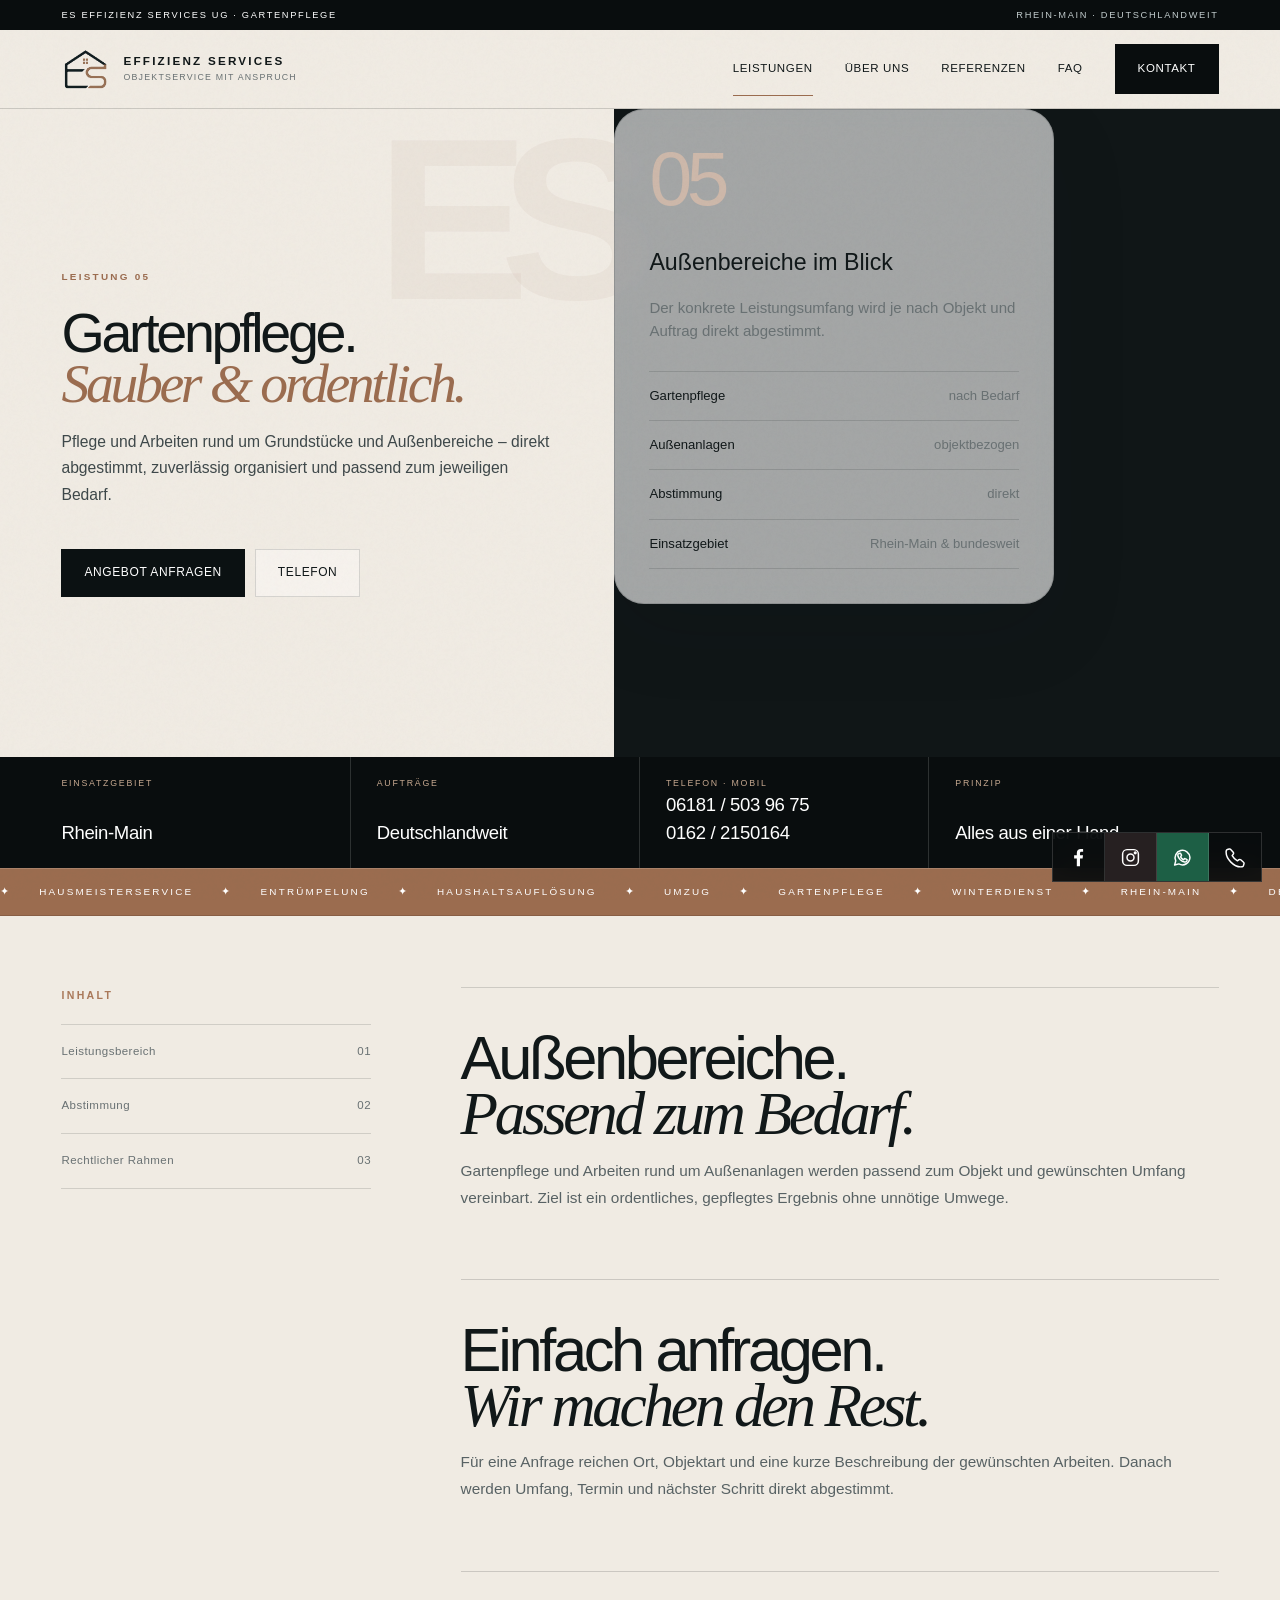
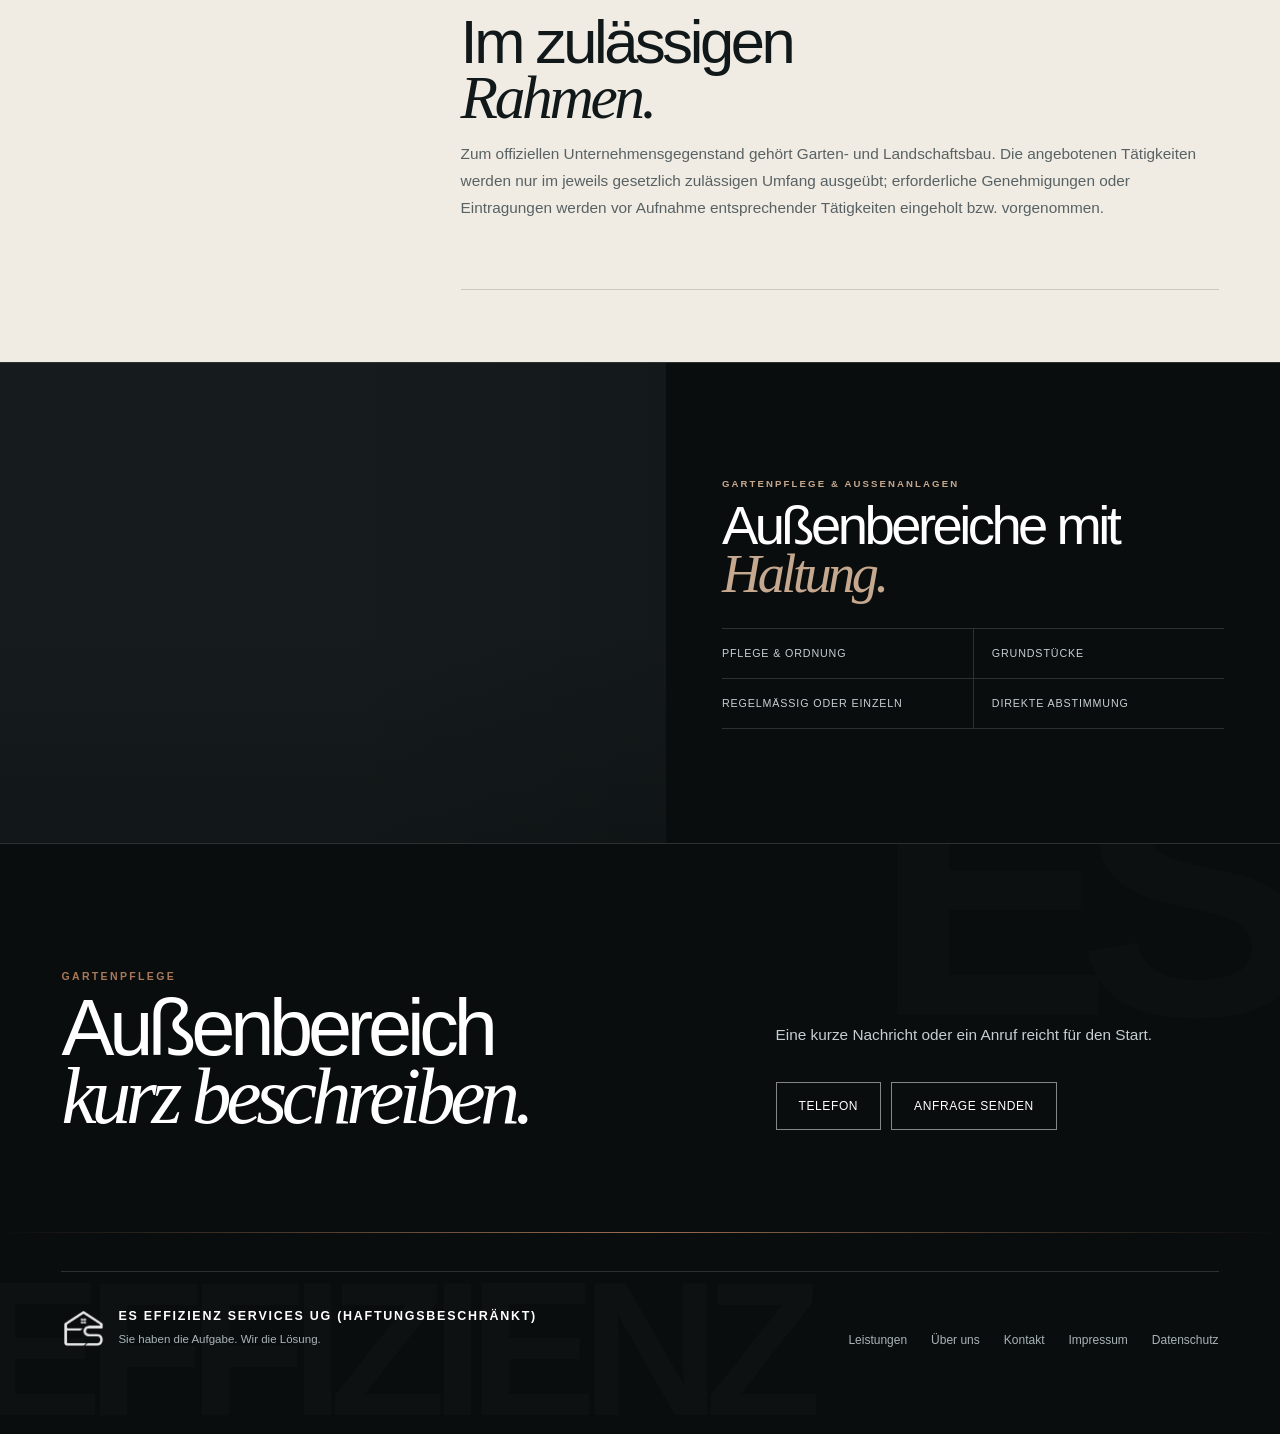
<file: garten-landschaftsbau/index.html>
<!doctype html><html lang="de"><head><meta charset="utf-8"><meta name="viewport" content="width=device-width, initial-scale=1, viewport-fit=cover"><title>Gartenpflege & Außenanlagen | ES Effizienz Services</title><meta name="description" content="Gartenpflege und Arbeiten rund um Außenanlagen durch ES Effizienz Services – im Rhein-Main-Gebiet und je nach Auftrag deutschlandweit."><link rel="canonical" href="https://es-effizienz.de/garten-landschaftsbau/"><link rel="icon" href="/Picture2.png"><link rel="stylesheet" href="/pages.css"><link rel="stylesheet" href="/garten-mobile-fix.css?v=20260915k"></head><body data-page="garten-landschaftsbau"><div class="noise"></div><div class="topline"><div class="wrap"><span>ES Effizienz Services UG · Gartenpflege</span><span>Rhein-Main · deutschlandweit</span></div></div><header><div class="wrap nav"><a class="brand" href="/"><img src="/Picture2.png" alt="Effizienz Services Logo"><span class="brand-copy"><strong>Effizienz Services</strong><span>Objektservice mit Anspruch</span></span></a><button class="menu-btn" aria-label="Menü öffnen" aria-expanded="false"><span></span></button><nav><a class="active" href="/leistungen/">Leistungen</a><a href="/ueber-uns/">Über uns</a><a href="/referenzen/">Referenzen</a><a href="/faq/">FAQ</a><a class="nav-cta" href="/kontakt/">Kontakt</a></nav></div></header><main><section class="page-hero"><div class="wrap hero-shell"><div class="hero-copy reveal"><div class="eyebrow">Leistung 05</div><h1>Gartenpflege.<br><span class="serif">Sauber & ordentlich.</span></h1><p>Pflege und Arbeiten rund um Grundstücke und Außenbereiche – direkt abgestimmt, zuverlässig organisiert und passend zum jeweiligen Bedarf.</p><div class="hero-actions"><a class="btn dark" href="/kontakt/">Angebot anfragen</a><a class="btn light" href="tel:+491622150164">0162 / 2150164</a></div></div><div class="hero-aside reveal"><img class="hero-mark" src="/Picture2.png" alt=""><div class="info-card"><div class="num">05</div><h3>Außenbereiche im Blick</h3><p>Der konkrete Leistungsumfang wird je nach Objekt und Auftrag direkt abgestimmt.</p><div class="info-list"><span><b>Gartenpflege</b><em>nach Bedarf</em></span><span><b>Außenanlagen</b><em>objektbezogen</em></span><span><b>Abstimmung</b><em>direkt</em></span><span><b>Einsatzgebiet</b><em>Rhein-Main & bundesweit</em></span></div></div></div></div></section><section class="content"><div class="wrap service-detail"><aside class="sticky-index reveal"><div class="eyebrow">Inhalt</div><ul><li><a href="#umfang">Leistungsbereich <span>01</span></a></li><li><a href="#ablauf">Abstimmung <span>02</span></a></li><li><a href="#recht">Rechtlicher Rahmen <span>03</span></a></li></ul></aside><div class="detail-stack"><article class="detail-block reveal" id="umfang"><h2>Außenbereiche.<br><span class="serif">Passend zum Bedarf.</span></h2><p>Gartenpflege und Arbeiten rund um Außenanlagen werden passend zum Objekt und gewünschten Umfang vereinbart. Ziel ist ein ordentliches, gepflegtes Ergebnis ohne unnötige Umwege.</p></article><article class="detail-block reveal" id="ablauf"><h2>Einfach anfragen.<br><span class="serif">Wir machen den Rest.</span></h2><p>Für eine Anfrage reichen Ort, Objektart und eine kurze Beschreibung der gewünschten Arbeiten. Danach werden Umfang, Termin und nächster Schritt direkt abgestimmt.</p></article><article class="detail-block reveal" id="recht"><h2>Im zulässigen<br><span class="serif">Rahmen.</span></h2><p>Zum offiziellen Unternehmensgegenstand gehört Garten- und Landschaftsbau. Die angebotenen Tätigkeiten werden nur im jeweils gesetzlich zulässigen Umfang ausgeübt; erforderliche Genehmigungen oder Eintragungen werden vor Aufnahme entsprechender Tätigkeiten eingeholt bzw. vorgenommen.</p></article></div></div></section><section class="velocity-poster garten-poster" aria-label="Gartenpflege und Außenanlagen"><div class="velocity-poster__media garten-poster__media"><div class="garten-poster__photo garten-poster__photo--one" role="img" aria-label="Gartenpflege Referenzbild 1"></div><div class="garten-poster__photo garten-poster__photo--two" role="img" aria-label="Gartenpflege Referenzbild 2"></div></div><div class="velocity-poster__copy"><div><div class="eyebrow">Gartenpflege & Außenanlagen</div><h2>Außenbereiche mit <em>Haltung.</em></h2></div><div class="velocity-poster__facts"><span>Pflege & Ordnung</span><span>Grundstücke</span><span>Regelmäßig oder einzeln</span><span>Direkte Abstimmung</span></div></div></section><section class="cta"><div class="wrap"><div class="cta-shell reveal"><div><div class="eyebrow">Gartenpflege</div><h2>Außenbereich<br><span class="serif">kurz beschreiben.</span></h2></div><div><p>Eine kurze Nachricht oder ein Anruf reicht für den Start.</p><div class="hero-actions"><a class="btn" href="tel:+491622150164">0162 / 2150164</a><a class="btn" href="/kontakt/">Anfrage senden</a></div></div></div></div></section></main><footer><div class="wrap footer-grid"><div class="footer-brand"><img src="/Picture2.png" alt=""><div><strong>ES Effizienz Services UG (haftungsbeschränkt)</strong><span>Sie haben die Aufgabe. Wir die Lösung.</span></div></div><div class="footer-links"><a href="tel:+491622150164">0162 / 2150164</a><a href="mailto:info@es-effizienz.de">E-Mail</a><a href="https://www.instagram.com/es_effizienz_services/" target="_blank" rel="noopener">Instagram</a><a href="/leistungen/">Leistungen</a><a href="/kontakt/">Kontakt</a><a href="/impressum/">Impressum</a><a href="/datenschutz/">Datenschutz</a><span>© <span id="year"></span></span></div></div></footer><script src="/site.js?v=20260915j" defer></script></body></html>
</file>
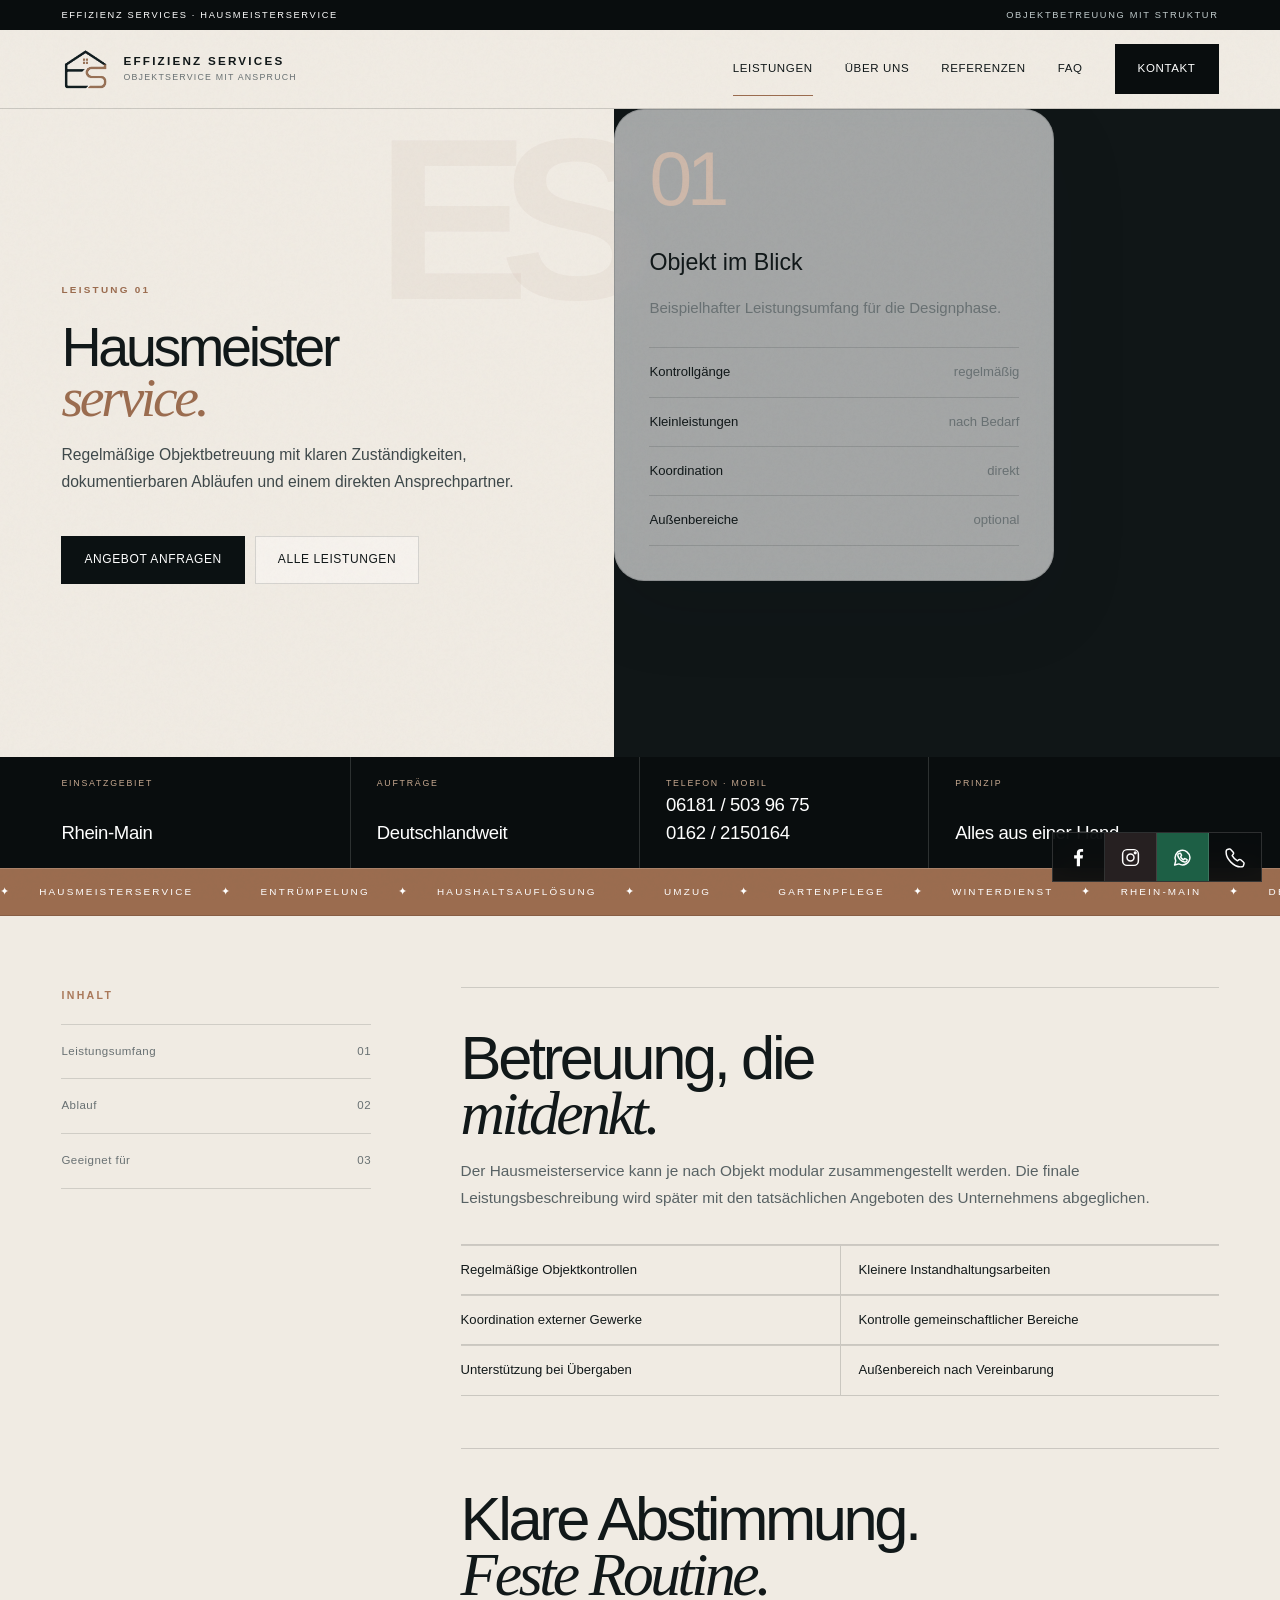
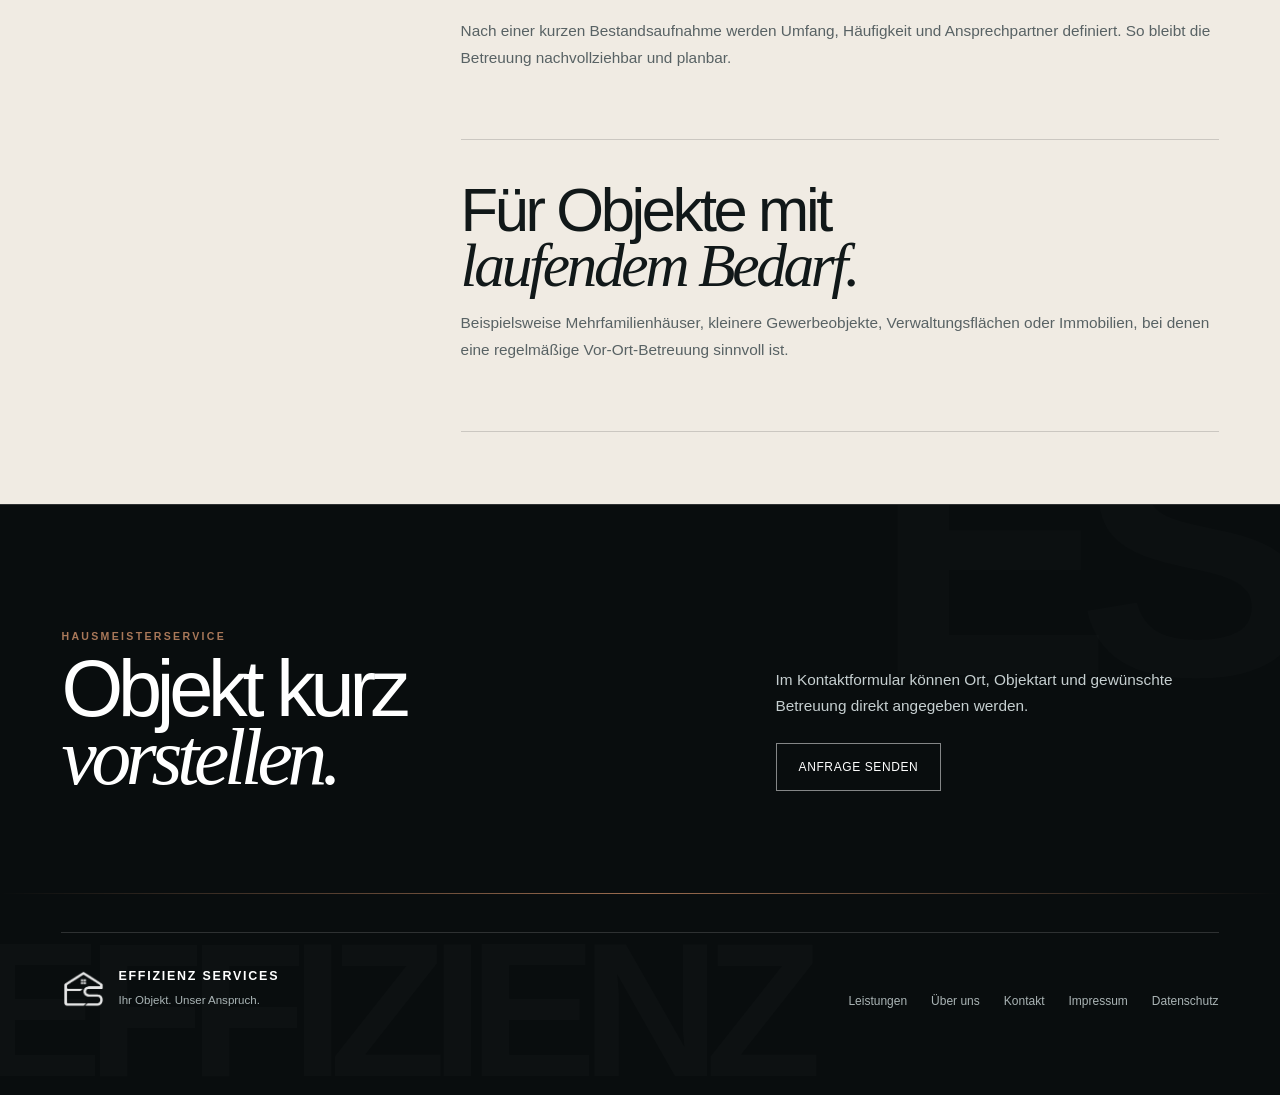
<file: hausmeisterservice/index.html>
<!doctype html><html lang="de"><head><meta charset="utf-8"><meta name="viewport" content="width=device-width, initial-scale=1, viewport-fit=cover"><title>Hausmeisterservice | Effizienz Services</title><meta name="description" content="Professionelle Objektbetreuung und Hausmeisterservice – klar organisiert und direkt erreichbar."><link rel="canonical" href="https://effizienz.pages.dev/hausmeisterservice/"><link rel="icon" href="/Picture2.png"><link rel="stylesheet" href="/pages.css"></head><body><div class="noise"></div><div class="topline"><div class="wrap"><span>Effizienz Services · Hausmeisterservice</span><span>Objektbetreuung mit Struktur</span></div></div><header><div class="wrap nav"><a class="brand" href="/"><img src="/Picture2.png" alt="Effizienz Services Logo"><span class="brand-copy"><strong>Effizienz Services</strong><span>Objektservice mit Anspruch</span></span></a><button class="menu-btn" aria-label="Menü öffnen" aria-expanded="false"><span></span></button><nav><a class="active" href="/leistungen/">Leistungen</a><a href="/ueber-uns/">Über uns</a><a href="/referenzen/">Referenzen</a><a href="/faq/">FAQ</a><a class="nav-cta" href="/kontakt/">Kontakt</a></nav></div></header><main><section class="page-hero"><div class="wrap hero-shell"><div class="hero-copy reveal"><div class="eyebrow">Leistung 01</div><h1>Hausmeister<br><span class="serif">service.</span></h1><p>Regelmäßige Objektbetreuung mit klaren Zuständigkeiten, dokumentierbaren Abläufen und einem direkten Ansprechpartner.</p><div class="hero-actions"><a class="btn dark" href="/kontakt/">Angebot anfragen</a><a class="btn light" href="/leistungen/">Alle Leistungen</a></div></div><div class="hero-aside reveal"><img class="hero-mark" src="/Picture2.png" alt=""><div class="info-card"><div class="num">01</div><h3>Objekt im Blick</h3><p>Beispielhafter Leistungsumfang für die Designphase.</p><div class="info-list"><span><b>Kontrollgänge</b><em>regelmäßig</em></span><span><b>Kleinleistungen</b><em>nach Bedarf</em></span><span><b>Koordination</b><em>direkt</em></span><span><b>Außenbereiche</b><em>optional</em></span></div></div></div></div></section><section class="content"><div class="wrap service-detail"><aside class="sticky-index reveal"><div class="eyebrow">Inhalt</div><ul><li><a href="#umfang">Leistungsumfang <span>01</span></a></li><li><a href="#ablauf">Ablauf <span>02</span></a></li><li><a href="#geeignet">Geeignet für <span>03</span></a></li></ul></aside><div class="detail-stack"><article class="detail-block reveal" id="umfang"><h2>Betreuung, die<br><span class="serif">mitdenkt.</span></h2><p>Der Hausmeisterservice kann je nach Objekt modular zusammengestellt werden. Die finale Leistungsbeschreibung wird später mit den tatsächlichen Angeboten des Unternehmens abgeglichen.</p><div class="detail-bullets"><span>Regelmäßige Objektkontrollen</span><span>Kleinere Instandhaltungsarbeiten</span><span>Koordination externer Gewerke</span><span>Kontrolle gemeinschaftlicher Bereiche</span><span>Unterstützung bei Übergaben</span><span>Außenbereich nach Vereinbarung</span></div></article><article class="detail-block reveal" id="ablauf"><h2>Klare Abstimmung.<br><span class="serif">Feste Routine.</span></h2><p>Nach einer kurzen Bestandsaufnahme werden Umfang, Häufigkeit und Ansprechpartner definiert. So bleibt die Betreuung nachvollziehbar und planbar.</p></article><article class="detail-block reveal" id="geeignet"><h2>Für Objekte mit<br><span class="serif">laufendem Bedarf.</span></h2><p>Beispielsweise Mehrfamilienhäuser, kleinere Gewerbeobjekte, Verwaltungsflächen oder Immobilien, bei denen eine regelmäßige Vor-Ort-Betreuung sinnvoll ist.</p></article></div></div></section><section class="cta"><div class="wrap"><div class="cta-shell reveal"><div><div class="eyebrow">Hausmeisterservice</div><h2>Objekt kurz<br><span class="serif">vorstellen.</span></h2></div><div><p>Im Kontaktformular können Ort, Objektart und gewünschte Betreuung direkt angegeben werden.</p><a class="btn" href="/kontakt/">Anfrage senden</a></div></div></div></section></main><footer><div class="wrap footer-grid"><div class="footer-brand"><img src="/Picture2.png" alt=""><div><strong>Effizienz Services</strong><span>Ihr Objekt. Unser Anspruch.</span></div></div><div class="footer-links"><a href="/leistungen/">Leistungen</a><a href="/kontakt/">Kontakt</a><a href="/impressum/">Impressum</a><a href="/datenschutz/">Datenschutz</a><span>© <span id="year"></span></span></div></div></footer><script src="/site.js" defer></script></body></html>
</file>
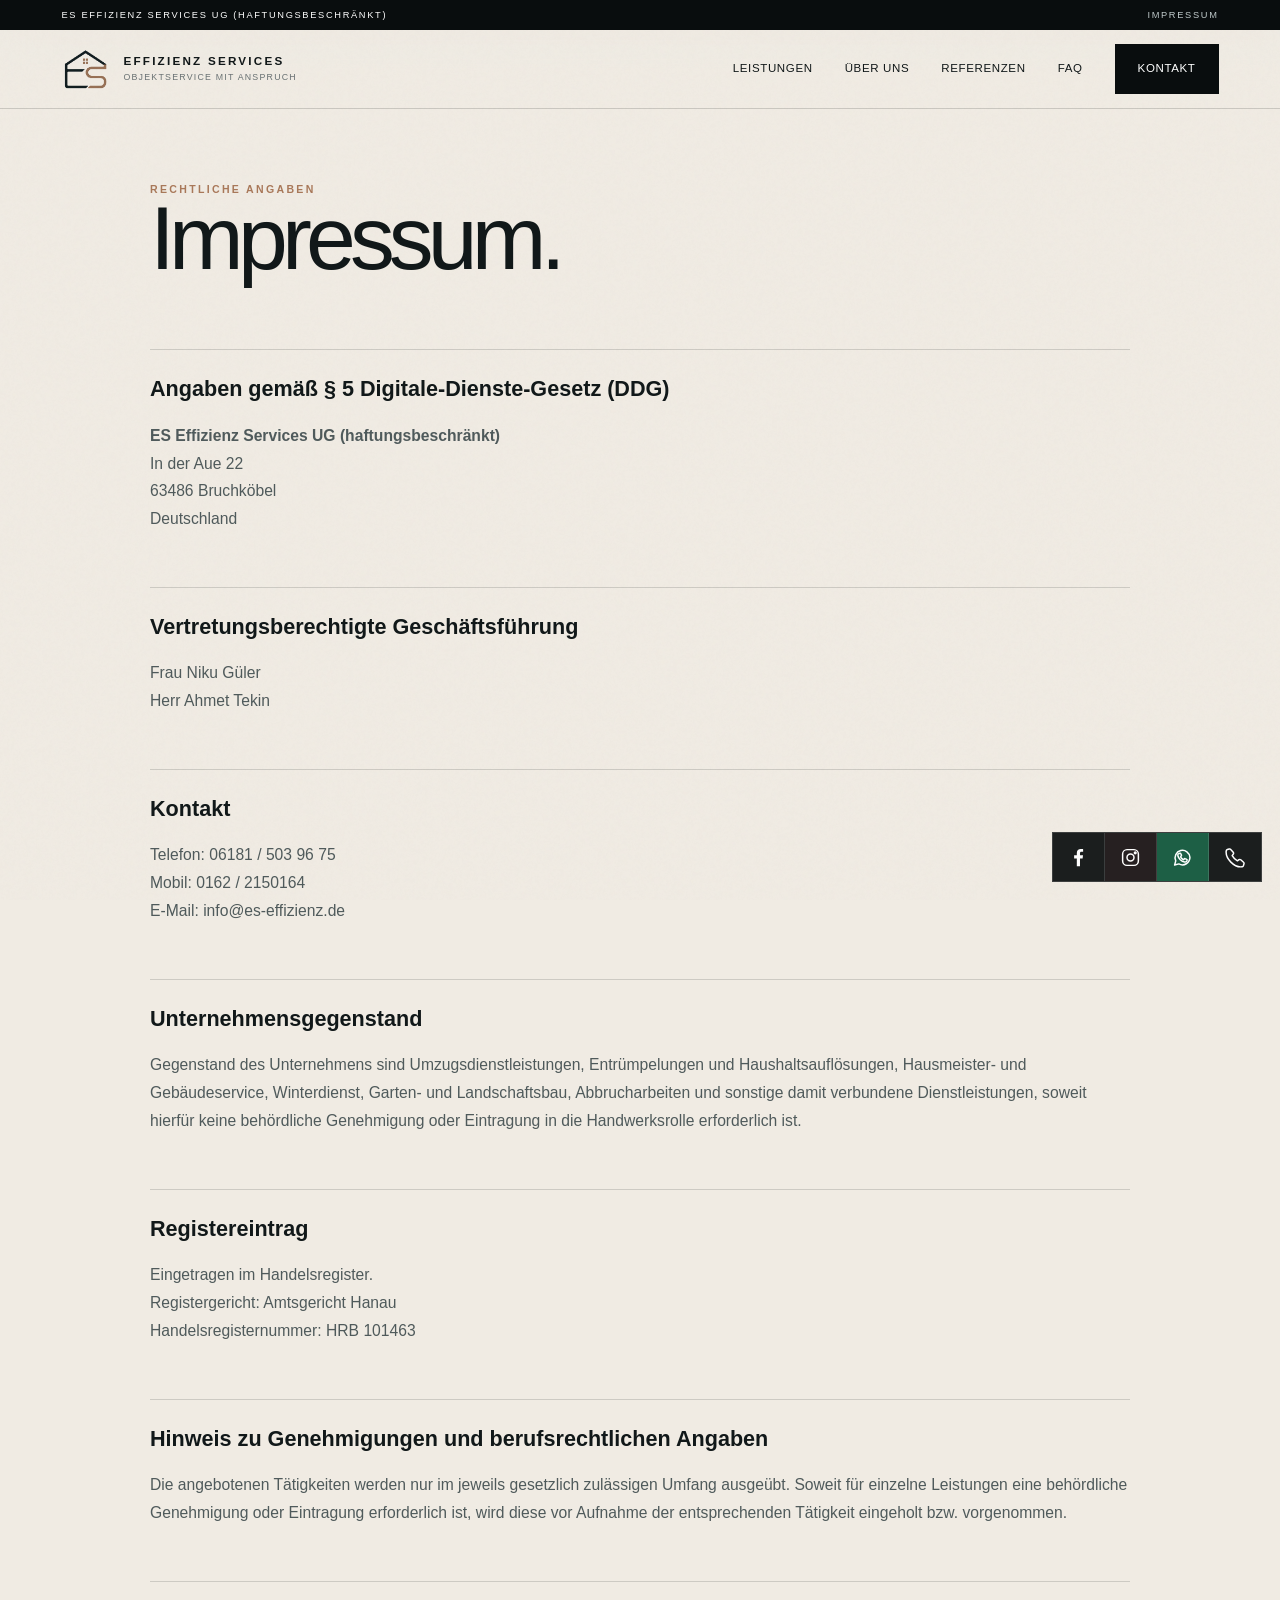
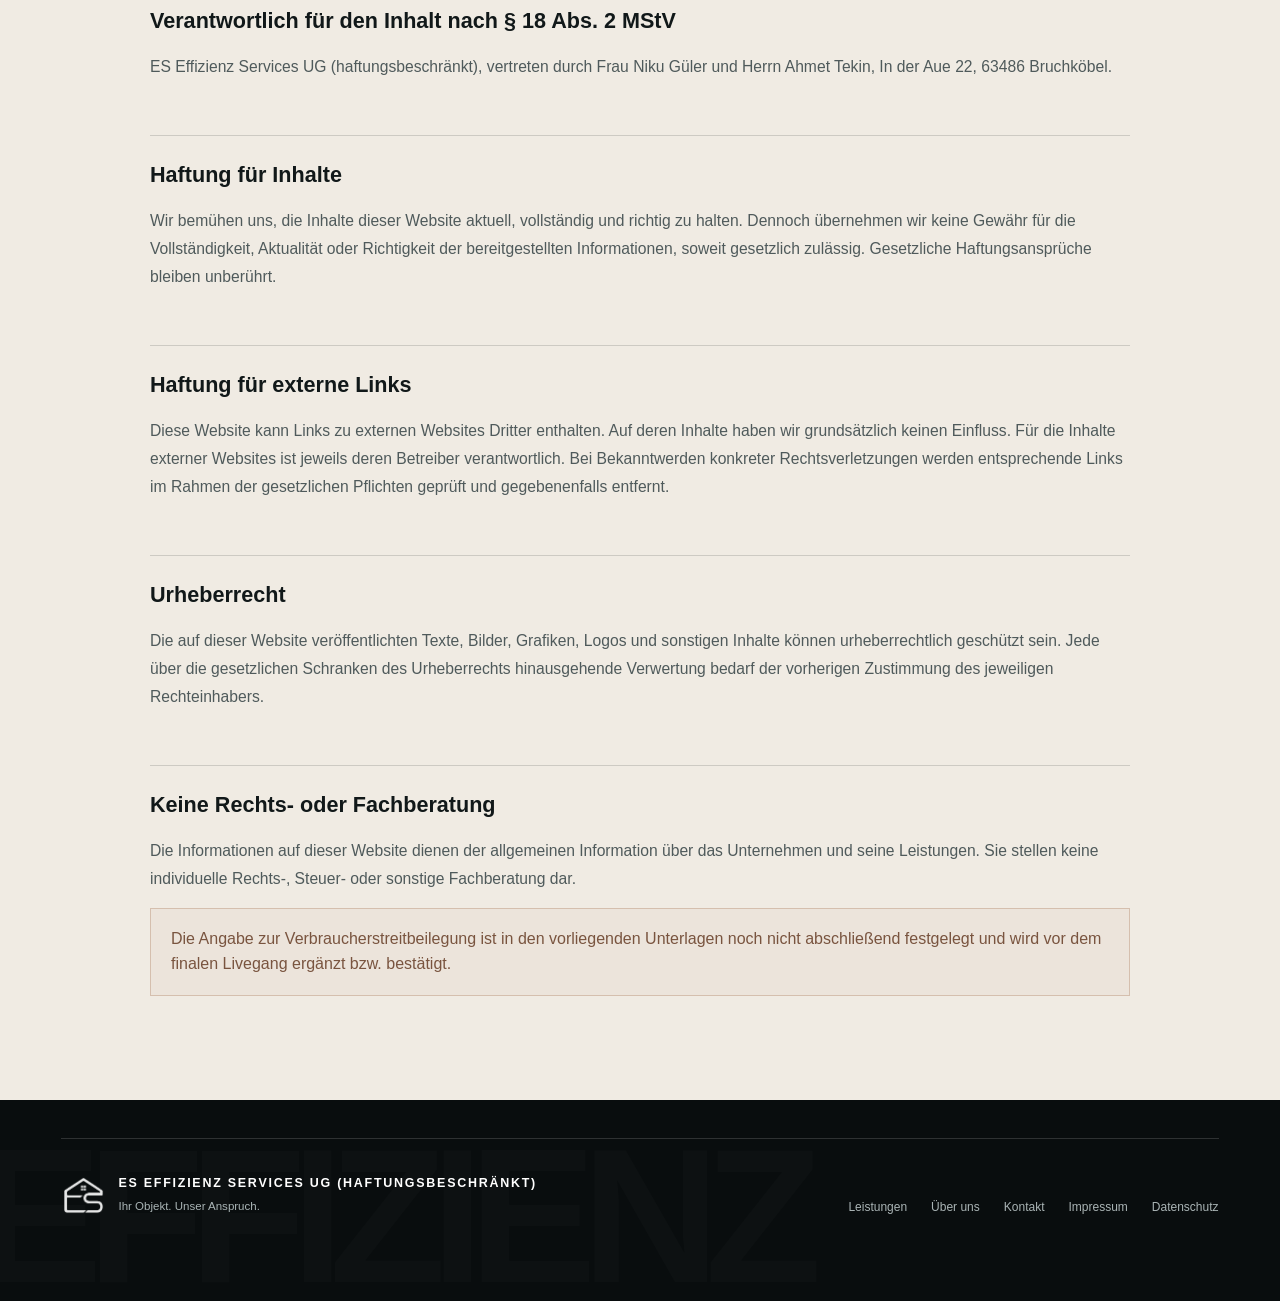
<file: impressum/index.html>
<!doctype html><html lang="de"><head><meta charset="utf-8"><meta name="viewport" content="width=device-width, initial-scale=1, viewport-fit=cover"><title>Impressum | ES Effizienz Services UG</title><meta name="description" content="Impressum der ES Effizienz Services UG (haftungsbeschränkt), Bruchköbel."><meta name="robots" content="noindex,follow"><meta name="theme-color" content="#f3f0ea"><link rel="icon" href="/Picture2.png"><link rel="stylesheet" href="/pages.css"><link rel="stylesheet" href="/editorial.css"></head><body><div class="noise" aria-hidden="true"></div><div class="topline"><div class="wrap"><span>ES Effizienz Services UG (haftungsbeschränkt)</span><span>Impressum</span></div></div><header><div class="wrap nav"><a class="brand" href="/"><img src="/Picture2.png" alt="Effizienz Services Logo"><span class="brand-copy"><strong>Effizienz Services</strong><span>Objektservice mit Anspruch</span></span></a><button class="menu-btn" aria-label="Menü öffnen" aria-expanded="false"><span></span></button><nav><a href="/leistungen/">Leistungen</a><a href="/ueber-uns/">Über uns</a><a href="/referenzen/">Referenzen</a><a href="/faq/">FAQ</a><a class="nav-cta" href="/kontakt/">Kontakt</a></nav></div></header><main><section class="content"><div class="wrap legal"><div class="eyebrow">Rechtliche Angaben</div><h1>Impressum.</h1><h2>Angaben gemäß § 5 Digitale-Dienste-Gesetz (DDG)</h2><p><strong>ES Effizienz Services UG (haftungsbeschränkt)</strong><br>In der Aue 22<br>63486 Bruchköbel<br>Deutschland</p><h2>Vertretungsberechtigte Geschäftsführung</h2><p>Frau Niku Güler<br>Herr Ahmet Tekin</p><h2>Kontakt</h2><p>Festnetz: <a href="tel:+4961815039675">06181 / 503 96 75</a><br>Mobil: <a href="tel:+491622150164">0162 / 2150164</a><br>E-Mail: <a href="mailto:info@es-effizienz.de">info@es-effizienz.de</a></p><h2>Unternehmensgegenstand</h2><p>Gegenstand des Unternehmens sind Umzugsdienstleistungen, Entrümpelungen und Haushaltsauflösungen, Hausmeister- und Gebäudeservice, Winterdienst, Garten- und Landschaftsbau, Abbrucharbeiten und sonstige damit verbundene Dienstleistungen, soweit hierfür keine behördliche Genehmigung oder Eintragung in die Handwerksrolle erforderlich ist.</p><h2>Registereintrag</h2><p>Eingetragen im Handelsregister.<br>Registergericht: Amtsgericht Hanau<br>Handelsregisternummer: HRB 101463</p><h2>Hinweis zu Genehmigungen und berufsrechtlichen Angaben</h2><p>Die angebotenen Tätigkeiten werden nur im jeweils gesetzlich zulässigen Umfang ausgeübt. Soweit für einzelne Leistungen eine behördliche Genehmigung oder Eintragung erforderlich ist, wird diese vor Aufnahme der entsprechenden Tätigkeit eingeholt bzw. vorgenommen.</p><h2>Verantwortlich für den Inhalt nach § 18 Abs. 2 MStV</h2><p>ES Effizienz Services UG (haftungsbeschränkt), vertreten durch Frau Niku Güler und Herrn Ahmet Tekin, In der Aue 22, 63486 Bruchköbel.</p><h2>Haftung für Inhalte</h2><p>Wir bemühen uns, die Inhalte dieser Website aktuell, vollständig und richtig zu halten. Dennoch übernehmen wir keine Gewähr für die Vollständigkeit, Aktualität oder Richtigkeit der bereitgestellten Informationen, soweit gesetzlich zulässig. Gesetzliche Haftungsansprüche bleiben unberührt.</p><h2>Haftung für externe Links</h2><p>Diese Website kann Links zu externen Websites Dritter enthalten. Auf deren Inhalte haben wir grundsätzlich keinen Einfluss. Für die Inhalte externer Websites ist jeweils deren Betreiber verantwortlich. Bei Bekanntwerden konkreter Rechtsverletzungen werden entsprechende Links im Rahmen der gesetzlichen Pflichten geprüft und gegebenenfalls entfernt.</p><h2>Urheberrecht</h2><p>Die auf dieser Website veröffentlichten Texte, Bilder, Grafiken, Logos und sonstigen Inhalte können urheberrechtlich geschützt sein. Jede über die gesetzlichen Schranken des Urheberrechts hinausgehende Verwertung bedarf der vorherigen Zustimmung des jeweiligen Rechteinhabers.</p><h2>Keine Rechts- oder Fachberatung</h2><p>Die Informationen auf dieser Website dienen der allgemeinen Information über das Unternehmen und seine Leistungen. Sie stellen keine individuelle Rechts-, Steuer- oder sonstige Fachberatung dar.</p><div class="legal-note">Die Angabe zur Verbraucherstreitbeilegung ist in den vorliegenden Unterlagen noch nicht abschließend festgelegt und wird vor dem finalen Livegang ergänzt bzw. bestätigt.</div></div></section></main><footer><div class="wrap footer-grid"><div class="footer-brand"><img src="/Picture2.png" alt="Effizienz Services Logo"><div><strong>ES Effizienz Services UG (haftungsbeschränkt)</strong><span>Ihr Objekt. Unser Anspruch.</span></div></div><div class="footer-links"><a href="tel:+4961815039675">Festnetz 06181 / 503 96 75</a><a href="tel:+491622150164">0162 / 2150164</a><a href="mailto:info@es-effizienz.de">E-Mail</a><a href="/">Start</a><a href="/kontakt/">Kontakt</a><a href="/datenschutz/">Datenschutz</a><span>© <span id="year"></span></span></div></div></footer><script src="/site.js" defer></script></body></html>
</file>
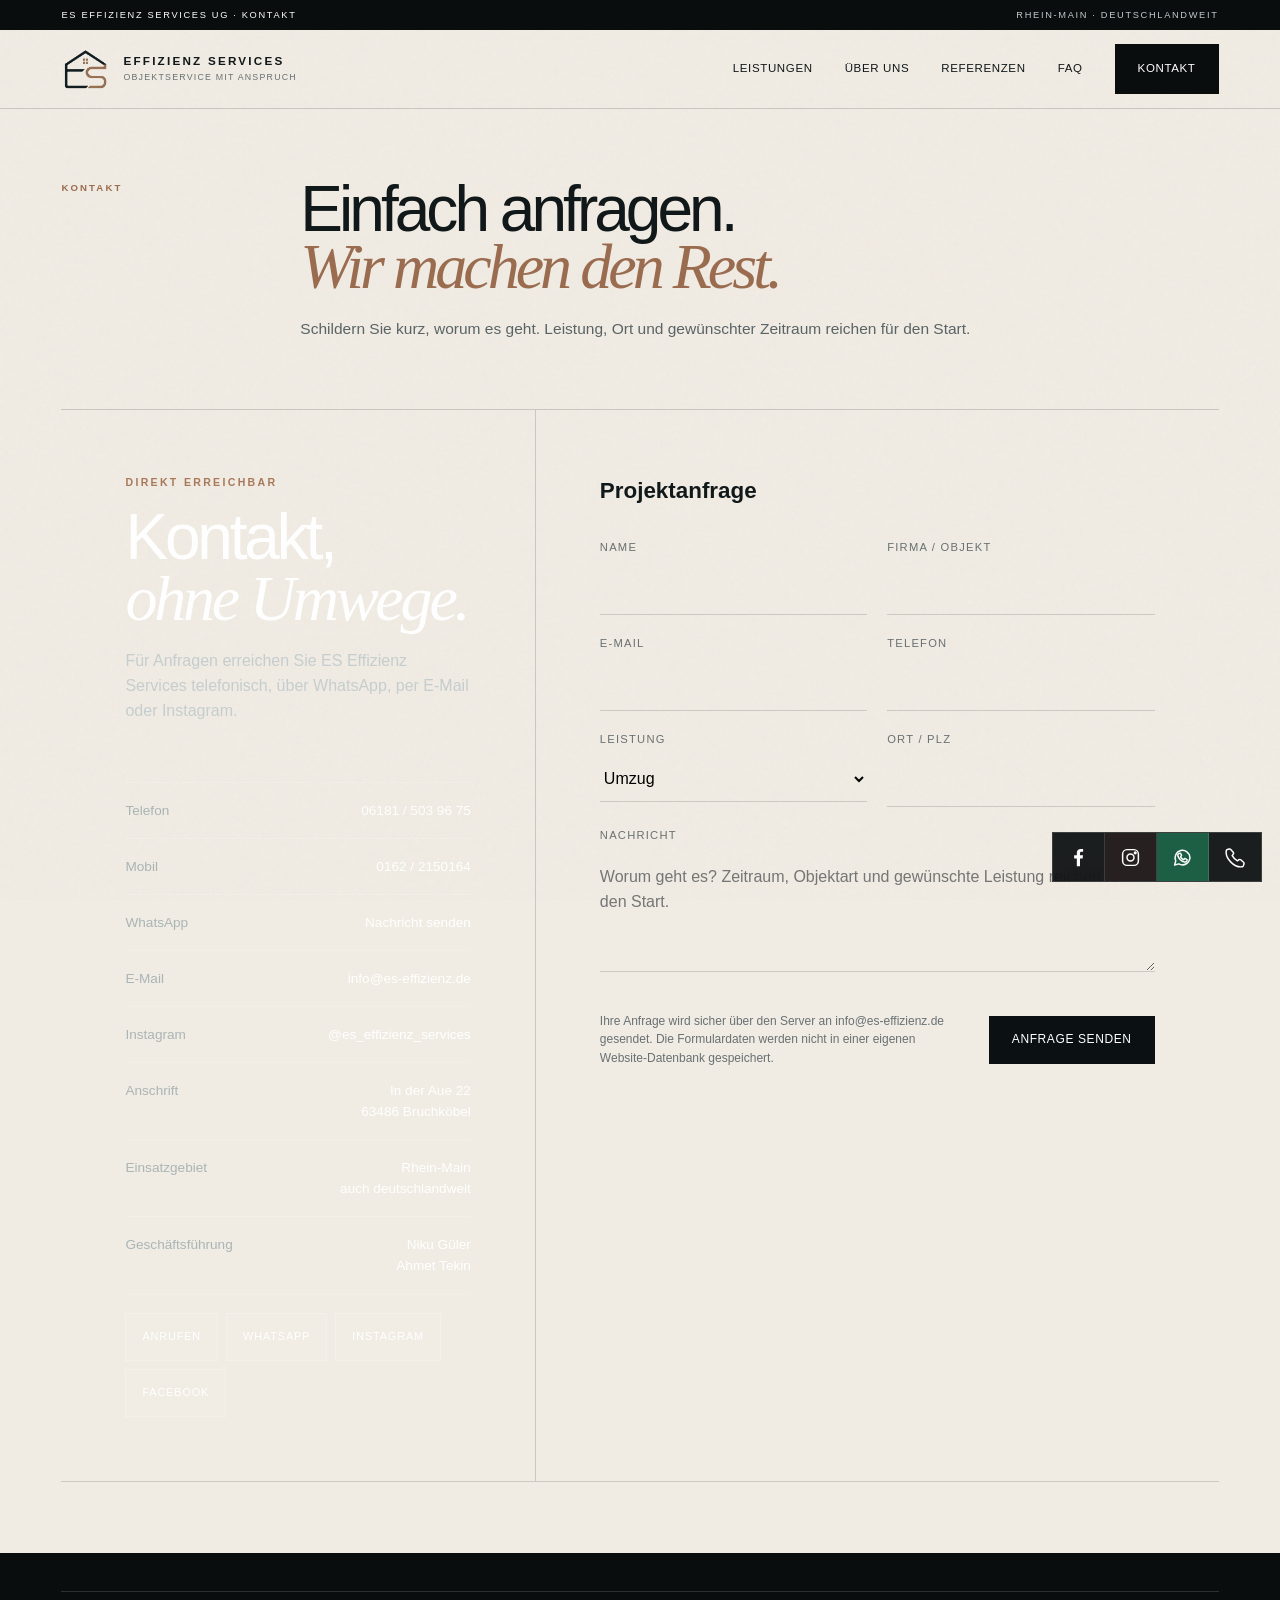
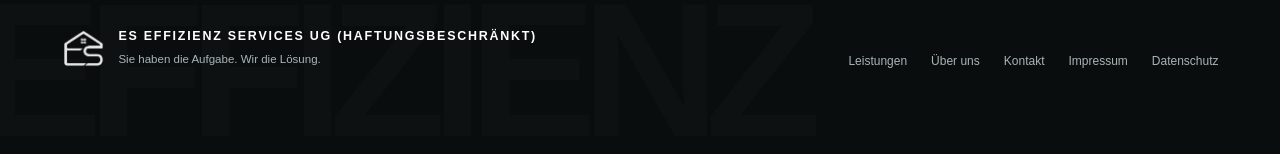
<file: kontakt/index.html>
<!doctype html><html lang="de"><head><meta charset="utf-8"><meta name="viewport" content="width=device-width, initial-scale=1, viewport-fit=cover"><title>Kontakt | ES Effizienz Services UG</title><meta name="description" content="Kontakt zu ES Effizienz Services – Telefon, WhatsApp, E-Mail und Instagram. Rhein-Main-Gebiet und deutschlandweit."><meta name="robots" content="index,follow,max-image-preview:large"><meta name="theme-color" content="#f4f1ec"><link rel="canonical" href="https://effizienz.pages.dev/kontakt/"><link rel="icon" href="/Picture2.png"><meta property="og:type" content="website"><meta property="og:locale" content="de_DE"><meta property="og:title" content="Kontakt | ES Effizienz Services"><meta property="og:description" content="Einfach anfragen – per Telefon, WhatsApp, E-Mail oder Instagram."><meta property="og:url" content="https://effizienz.pages.dev/kontakt/"><meta property="og:image" content="https://effizienz.pages.dev/SAVE_20260907_190136.jpg"><link rel="stylesheet" href="/pages.css"><link rel="stylesheet" href="/editorial.css"></head><body><div class="noise"></div><div class="topline"><div class="wrap"><span>ES Effizienz Services UG · Kontakt</span><span>Rhein-Main · deutschlandweit</span></div></div><header><div class="wrap nav"><a class="brand" href="/"><img src="/Picture2.png" alt="Effizienz Services Logo"><span class="brand-copy"><strong>Effizienz Services</strong><span>Objektservice mit Anspruch</span></span></a><button class="menu-btn" aria-label="Menü öffnen" aria-expanded="false"><span></span></button><nav><a href="/leistungen/">Leistungen</a><a href="/ueber-uns/">Über uns</a><a href="/referenzen/">Referenzen</a><a href="/faq/">FAQ</a><a class="nav-cta active" href="/kontakt/">Kontakt</a></nav></div></header><main><section class="content"><div class="wrap"><div class="section-head reveal"><div class="eyebrow">Kontakt</div><div><h2>Einfach anfragen.<br><span class="serif">Wir machen den Rest.</span></h2><p>Schildern Sie kurz, worum es geht. Leistung, Ort und gewünschter Zeitraum reichen für den Start.</p></div></div><div class="contact-layout"><aside class="contact-panel reveal"><div><div class="eyebrow">Direkt erreichbar</div><h2>Kontakt,<br><span class="serif">ohne Umwege.</span></h2><p>Für Anfragen erreichen Sie ES Effizienz Services telefonisch, über WhatsApp, per E-Mail oder Instagram.</p></div><div class="contact-methods"><div class="contact-method"><span>Telefon</span><strong><a href="tel:+4961815039675">06181 / 503 96 75</a></strong></div><div class="contact-method"><span>Mobil</span><strong><a href="tel:+491622150164">0162 / 2150164</a></strong></div><div class="contact-method"><span>WhatsApp</span><strong><a href="https://wa.me/491622150164?text=Hallo%20ES%20Effizienz%20Services%2C%20ich%20m%C3%B6chte%20eine%20Anfrage%20stellen." target="_blank" rel="noopener">Nachricht senden</a></strong></div><div class="contact-method"><span>E-Mail</span><strong><a href="mailto:info@es-effizienz.de">info@es-effizienz.de</a></strong></div><div class="contact-method"><span>Instagram</span><strong><a href="https://www.instagram.com/es_effizienz_services/" target="_blank" rel="noopener">@es_effizienz_services</a></strong></div><div class="contact-method"><span>Anschrift</span><strong>In der Aue 22<br>63486 Bruchköbel</strong></div><div class="contact-method"><span>Einsatzgebiet</span><strong>Rhein-Main<br>auch deutschlandweit</strong></div><div class="contact-method"><span>Geschäftsführung</span><strong>Niku Güler<br>Ahmet Tekin</strong></div></div></aside><form class="contact-form reveal" id="contactForm"><h3>Projektanfrage</h3><div class="form-grid"><div class="field"><label for="name">Name</label><input id="name" name="name" autocomplete="name" maxlength="120" required></div><div class="field"><label for="company">Firma / Objekt</label><input id="company" name="company" maxlength="160"></div><div class="field"><label for="email">E-Mail</label><input id="email" type="email" name="email" autocomplete="email" maxlength="200" required></div><div class="field"><label for="phone">Telefon</label><input id="phone" name="phone" autocomplete="tel" maxlength="80"></div><div class="field"><label for="service">Leistung</label><select id="service" name="service"><option>Umzug</option><option>Entrümpelung / Haushaltsauflösung</option><option>Hausmeister- und Gebäudeservice</option><option>Gartenpflege</option><option>Winterdienst</option><option>Abriss / Abbruch</option><option>Mehrere Leistungen</option><option>Sonstiges</option></select></div><div class="field"><label for="location">Ort / PLZ</label><input id="location" name="location" maxlength="120"></div><div class="field full"><label for="message">Nachricht</label><textarea id="message" name="message" maxlength="5000" placeholder="Worum geht es? Zeitraum, Objektart und gewünschte Leistung reichen für den Start." required></textarea></div></div><div class="form-bottom"><p class="form-note">Ihre Anfrage wird sicher über den Server an info@es-effizienz.de gesendet. Die Formulardaten werden nicht in einer eigenen Website-Datenbank gespeichert.</p><button class="btn dark" type="submit">Anfrage senden</button></div><p id="formStatus" role="status" aria-live="polite" style="margin-top:14px;color:var(--bronze);font-size:.82rem"></p></form></div></div></section></main><footer><div class="wrap footer-grid"><div class="footer-brand"><img src="/Picture2.png" alt=""><div><strong>ES Effizienz Services UG (haftungsbeschränkt)</strong><span>Sie haben die Aufgabe. Wir die Lösung.</span></div></div><div class="footer-links"><a href="tel:+4961815039675">Telefon 06181 / 503 96 75</a><a href="tel:+491622150164">Mobil 0162 / 2150164</a><a href="https://wa.me/491622150164?text=Hallo%20ES%20Effizienz%20Services%2C%20ich%20m%C3%B6chte%20eine%20Anfrage%20stellen." target="_blank" rel="noopener">WhatsApp</a><a href="mailto:info@es-effizienz.de">E-Mail</a><a href="https://www.instagram.com/es_effizienz_services/" target="_blank" rel="noopener">Instagram</a><a href="/leistungen/">Leistungen</a><a href="/impressum/">Impressum</a><a href="/datenschutz/">Datenschutz</a><span>© <span id="year"></span></span></div></div></footer><script src="/contact-submit.js" defer></script><script src="/site.js" defer></script></body></html>
</file>
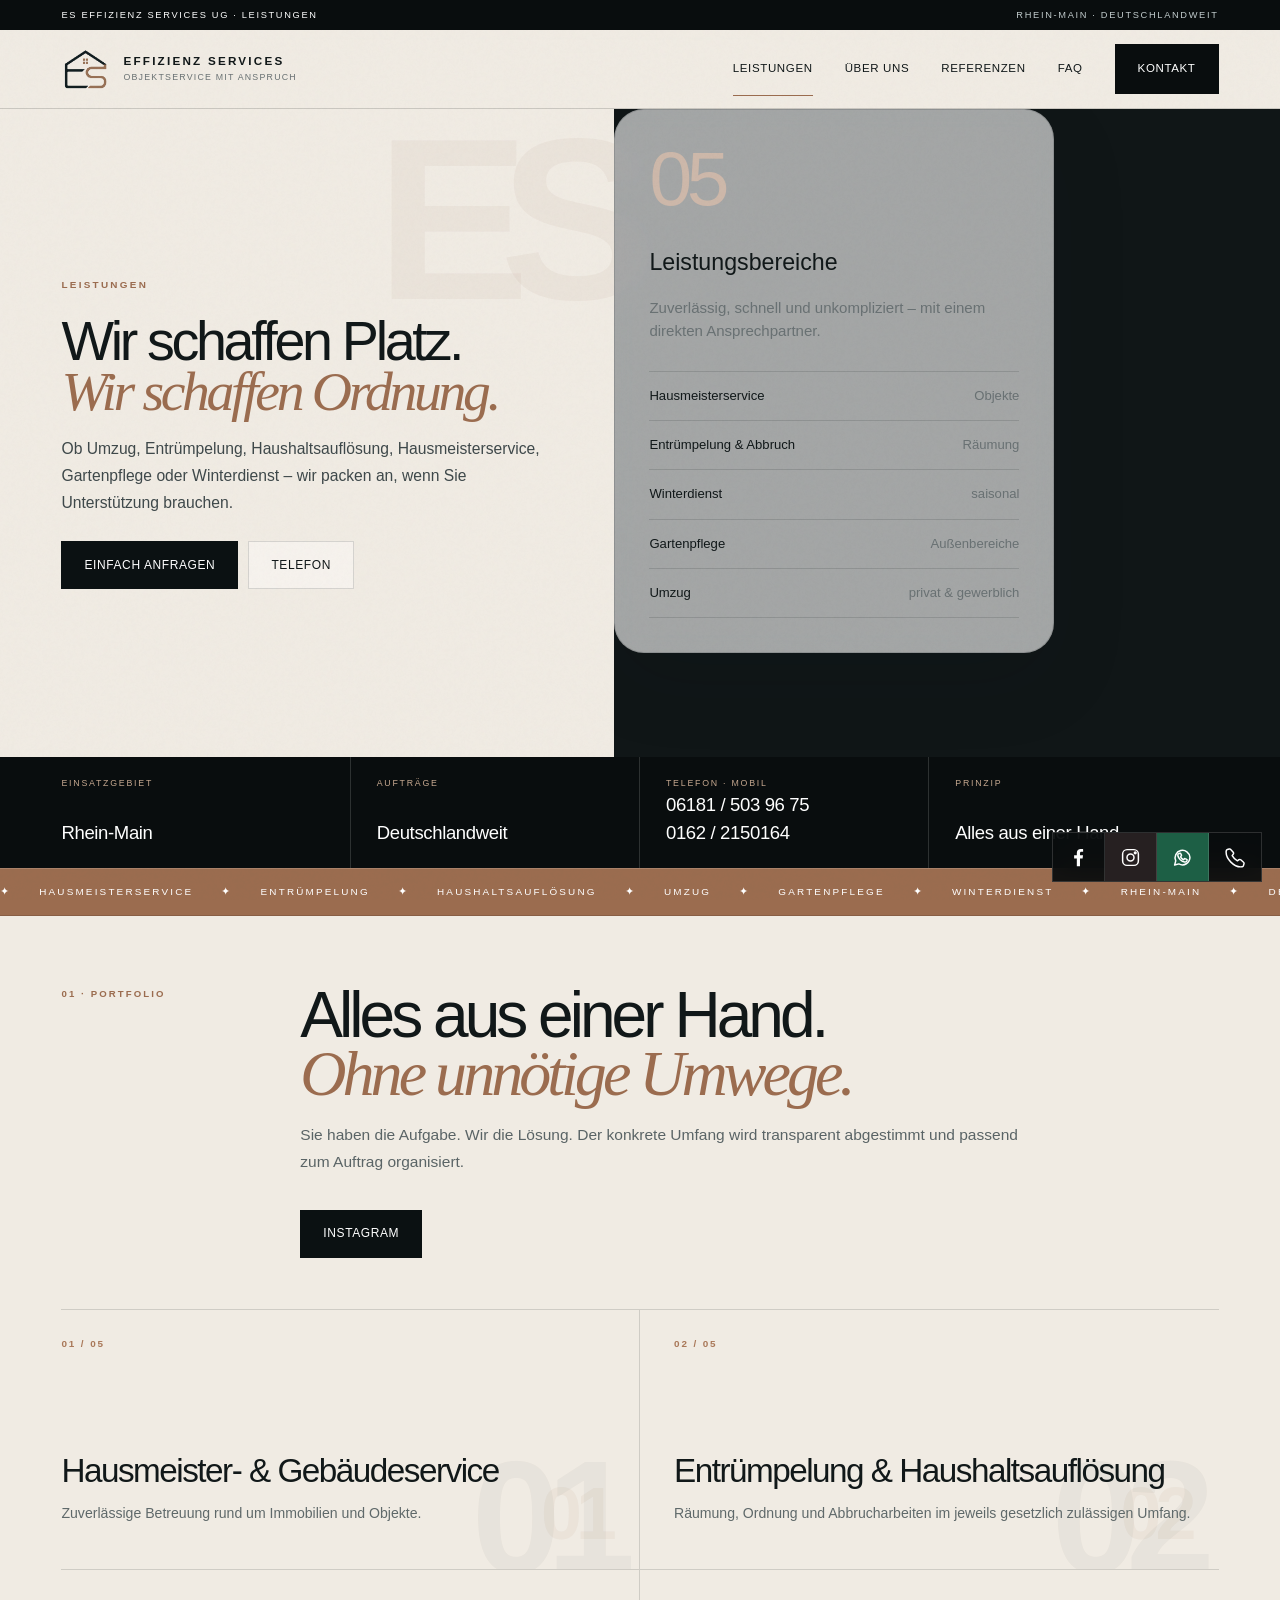
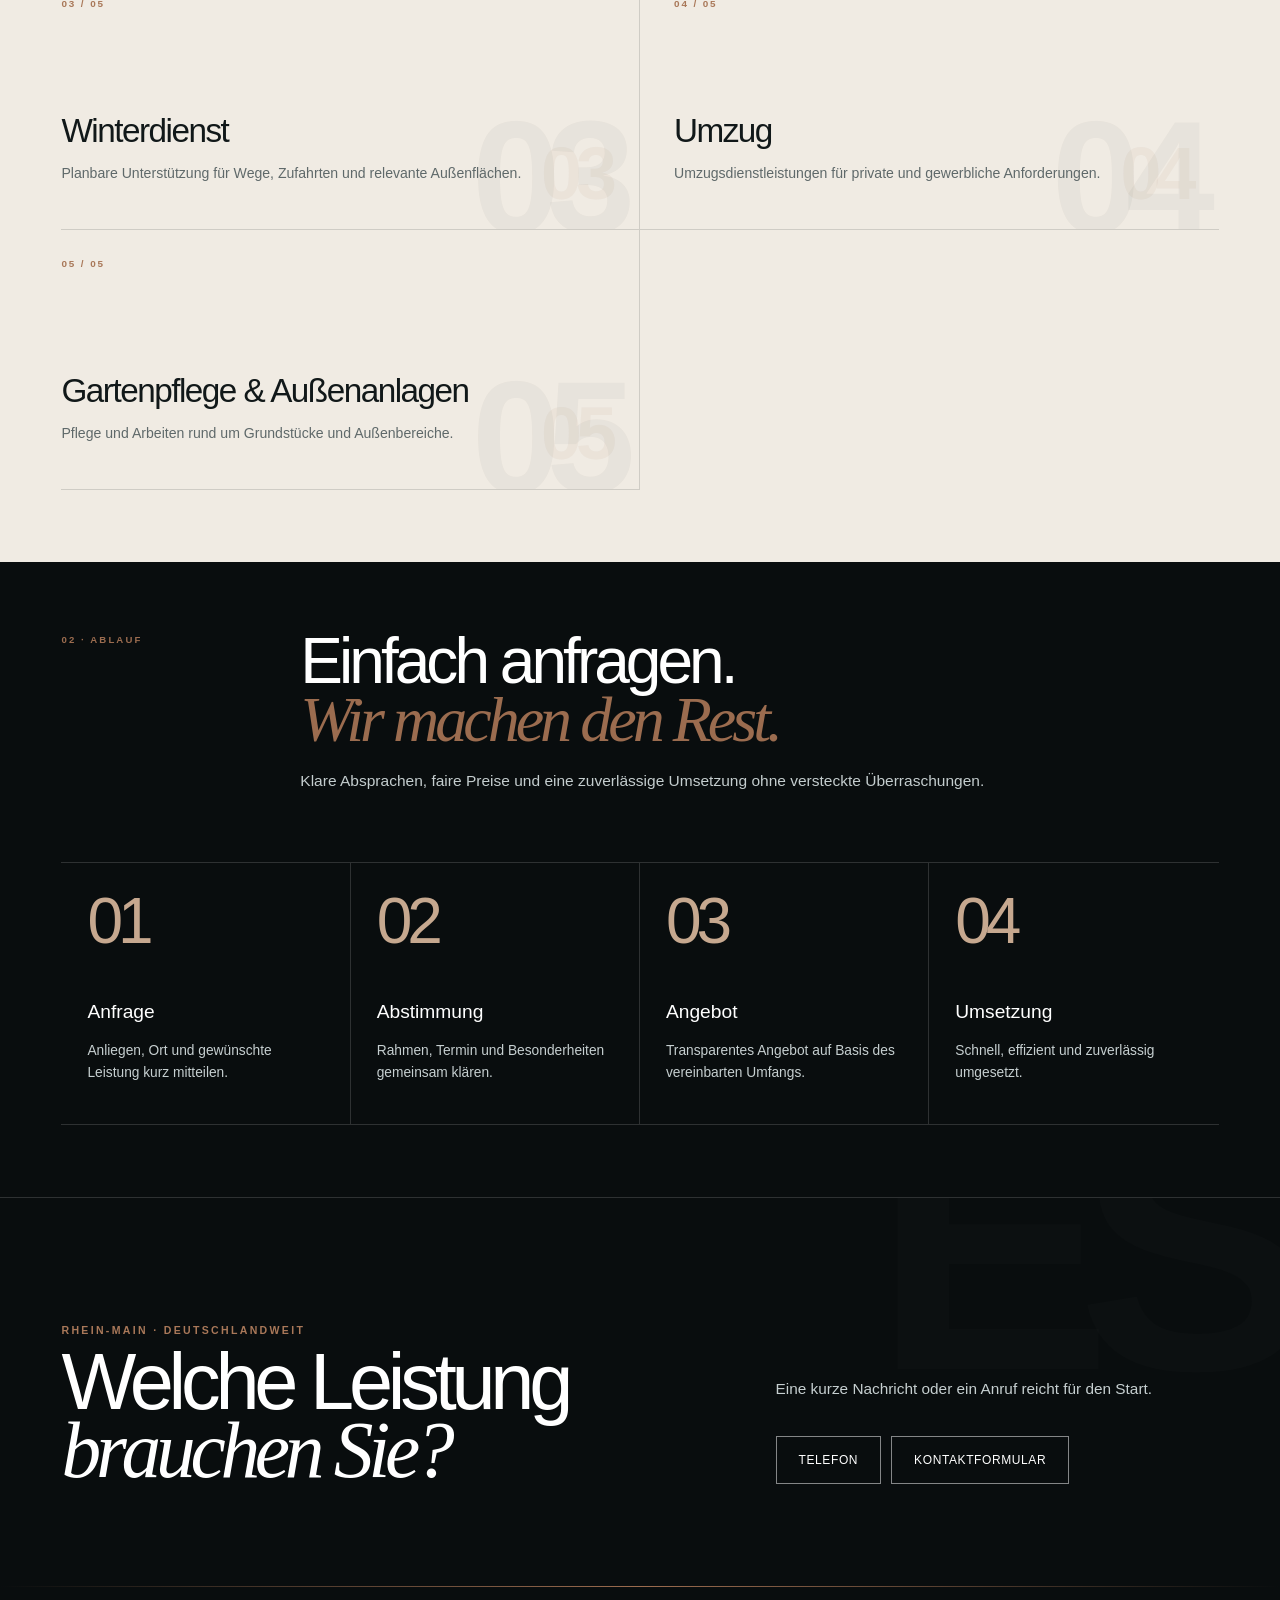
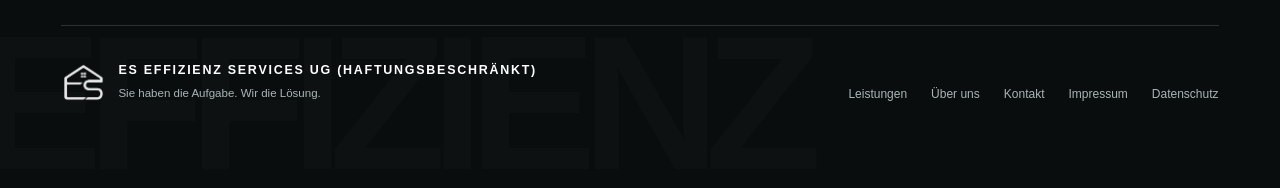
<file: leistungen/index.html>
<!doctype html><html lang="de"><head><meta charset="utf-8"><meta name="viewport" content="width=device-width, initial-scale=1, viewport-fit=cover"><title>Leistungen | ES Effizienz Services UG</title><meta name="description" content="Umzug, Entrümpelung, Haushaltsauflösung, Hausmeisterservice, Gartenpflege, Winterdienst und Abbrucharbeiten – im Rhein-Main-Gebiet und deutschlandweit."><meta name="robots" content="index,follow,max-image-preview:large"><meta name="theme-color" content="#f4f1ec"><link rel="canonical" href="https://effizienz.pages.dev/leistungen/"><link rel="icon" href="/Picture2.png" type="image/png"><meta property="og:type" content="website"><meta property="og:locale" content="de_DE"><meta property="og:title" content="Leistungen | ES Effizienz Services"><meta property="og:description" content="Alles aus einer Hand – zuverlässig, schnell und unkompliziert."><meta property="og:image" content="https://effizienz.pages.dev/WhatsApp%20Image%202026-09-07%20at%2015.21.52.jpeg"><link rel="stylesheet" href="/pages.css"></head><body><div class="noise" aria-hidden="true"></div><div class="topline"><div class="wrap"><span>ES Effizienz Services UG · Leistungen</span><span>Rhein-Main · deutschlandweit</span></div></div><header><div class="wrap nav"><a class="brand" href="/" aria-label="Effizienz Services Startseite"><img src="/Picture2.png" alt="Effizienz Services Logo"><span class="brand-copy"><strong>Effizienz Services</strong><span>Objektservice mit Anspruch</span></span></a><button class="menu-btn" aria-label="Menü öffnen" aria-expanded="false"><span></span></button><nav aria-label="Hauptnavigation"><a class="active" href="/leistungen/">Leistungen</a><a href="/ueber-uns/">Über uns</a><a href="/referenzen/">Referenzen</a><a href="/faq/">FAQ</a><a class="nav-cta" href="/kontakt/">Kontakt</a></nav></div></header><main><section class="page-hero"><div class="wrap hero-shell"><div class="hero-copy reveal"><div class="eyebrow">Leistungen</div><h1>Wir schaffen Platz.<br><span class="serif">Wir schaffen Ordnung.</span></h1><p>Ob Umzug, Entrümpelung, Haushaltsauflösung, Hausmeisterservice, Gartenpflege oder Winterdienst – wir packen an, wenn Sie Unterstützung brauchen.</p><div class="hero-actions"><a class="btn dark" href="/kontakt/">Einfach anfragen</a><a class="btn light" href="tel:+491622150164">0162 / 2150164</a></div></div><div class="hero-aside reveal"><img class="hero-mark" src="/Picture2.png" alt="" aria-hidden="true"><div class="info-card"><div class="num">05</div><h3>Leistungsbereiche</h3><p>Zuverlässig, schnell und unkompliziert – mit einem direkten Ansprechpartner.</p><div class="info-list"><span><b>Hausmeisterservice</b><em>Objekte</em></span><span><b>Entrümpelung & Abbruch</b><em>Räumung</em></span><span><b>Winterdienst</b><em>saisonal</em></span><span><b>Gartenpflege</b><em>Außenbereiche</em></span><span><b>Umzug</b><em>privat & gewerblich</em></span></div></div></div></div></section><section class="content"><div class="wrap"><div class="section-head reveal"><div class="eyebrow">01 · Portfolio</div><div><h2>Alles aus einer Hand.<br><span class="serif">Ohne unnötige Umwege.</span></h2><p>Sie haben die Aufgabe. Wir die Lösung. Der konkrete Umfang wird transparent abgestimmt und passend zum Auftrag organisiert.</p><div class="hero-actions"><a class="btn dark portfolio-instagram-button" href="https://www.instagram.com/es_effizienz_services/" target="_blank" rel="noopener" aria-label="ES Effizienz Services auf Instagram">Instagram</a></div></div></div><div class="cards"><a class="card span7 reveal" href="/hausmeisterservice/"><span class="kicker">01 / 05</span><div><h3>Hausmeister- & Gebäudeservice</h3><p>Zuverlässige Betreuung rund um Immobilien und Objekte.</p></div></a><a class="card span5 reveal" href="/abriss-entruempelung/"><span class="kicker">02 / 05</span><div><h3>Entrümpelung & Haushaltsauflösung</h3><p>Räumung, Ordnung und Abbrucharbeiten im jeweils gesetzlich zulässigen Umfang.</p></div></a><a class="card span5 reveal" href="/winterdienst/"><span class="kicker">03 / 05</span><div><h3>Winterdienst</h3><p>Planbare Unterstützung für Wege, Zufahrten und relevante Außenflächen.</p></div></a><a class="card span7 reveal" href="/umzug/"><span class="kicker">04 / 05</span><div><h3>Umzug</h3><p>Umzugsdienstleistungen für private und gewerbliche Anforderungen.</p></div></a><a class="card span12 reveal" href="/garten-landschaftsbau/"><span class="kicker">05 / 05</span><div><h3>Gartenpflege & Außenanlagen</h3><p>Pflege und Arbeiten rund um Grundstücke und Außenbereiche.</p></div></a></div></div></section><section class="content dark-section" id="ablauf"><div class="wrap"><div class="section-head reveal"><div class="eyebrow">02 · Ablauf</div><div><h2>Einfach anfragen.<br><span class="serif">Wir machen den Rest.</span></h2><p>Klare Absprachen, faire Preise und eine zuverlässige Umsetzung ohne versteckte Überraschungen.</p></div></div><div class="process-grid"><div class="process-card reveal"><span class="step">01</span><div><h3>Anfrage</h3><p>Anliegen, Ort und gewünschte Leistung kurz mitteilen.</p></div></div><div class="process-card reveal"><span class="step">02</span><div><h3>Abstimmung</h3><p>Rahmen, Termin und Besonderheiten gemeinsam klären.</p></div></div><div class="process-card reveal"><span class="step">03</span><div><h3>Angebot</h3><p>Transparentes Angebot auf Basis des vereinbarten Umfangs.</p></div></div><div class="process-card reveal"><span class="step">04</span><div><h3>Umsetzung</h3><p>Schnell, effizient und zuverlässig umgesetzt.</p></div></div></div></div></section><section class="cta"><div class="wrap"><div class="cta-shell reveal"><div><div class="eyebrow">Rhein-Main · deutschlandweit</div><h2>Welche Leistung<br><span class="serif">brauchen Sie?</span></h2></div><div><p>Eine kurze Nachricht oder ein Anruf reicht für den Start.</p><div class="hero-actions"><a class="btn" href="tel:+491622150164">0162 / 2150164</a><a class="btn" href="/kontakt/">Kontaktformular</a></div></div></div></div></section></main><footer><div class="wrap footer-grid"><div class="footer-brand"><img src="/Picture2.png" alt="Effizienz Services Logo"><div><strong>ES Effizienz Services UG (haftungsbeschränkt)</strong><span>Sie haben die Aufgabe. Wir die Lösung.</span></div></div><div class="footer-links"><a href="tel:+491622150164">0162 / 2150164</a><a href="mailto:info@es-effizienz.de">E-Mail</a><a href="https://www.instagram.com/es_effizienz_services/" target="_blank" rel="noopener">Instagram</a><a href="https://www.facebook.com/share/1DoPkc8UnS/?mibextid=wwXIfr" target="_blank" rel="noopener">Facebook</a><a href="/ueber-uns/">Über uns</a><a href="/kontakt/">Kontakt</a><a href="/impressum/">Impressum</a><a href="/datenschutz/">Datenschutz</a><span>© <span id="year"></span></span></div></div></footer><script src="/site.js" defer></script><script src="/service-patch.js?v=20260910e" defer></script><script src="/leistungen-visual-patch.js?v=20260910c" defer></script><script src="/social-dock-fix.js?v=20260910b" defer></script></body></html>
</file>
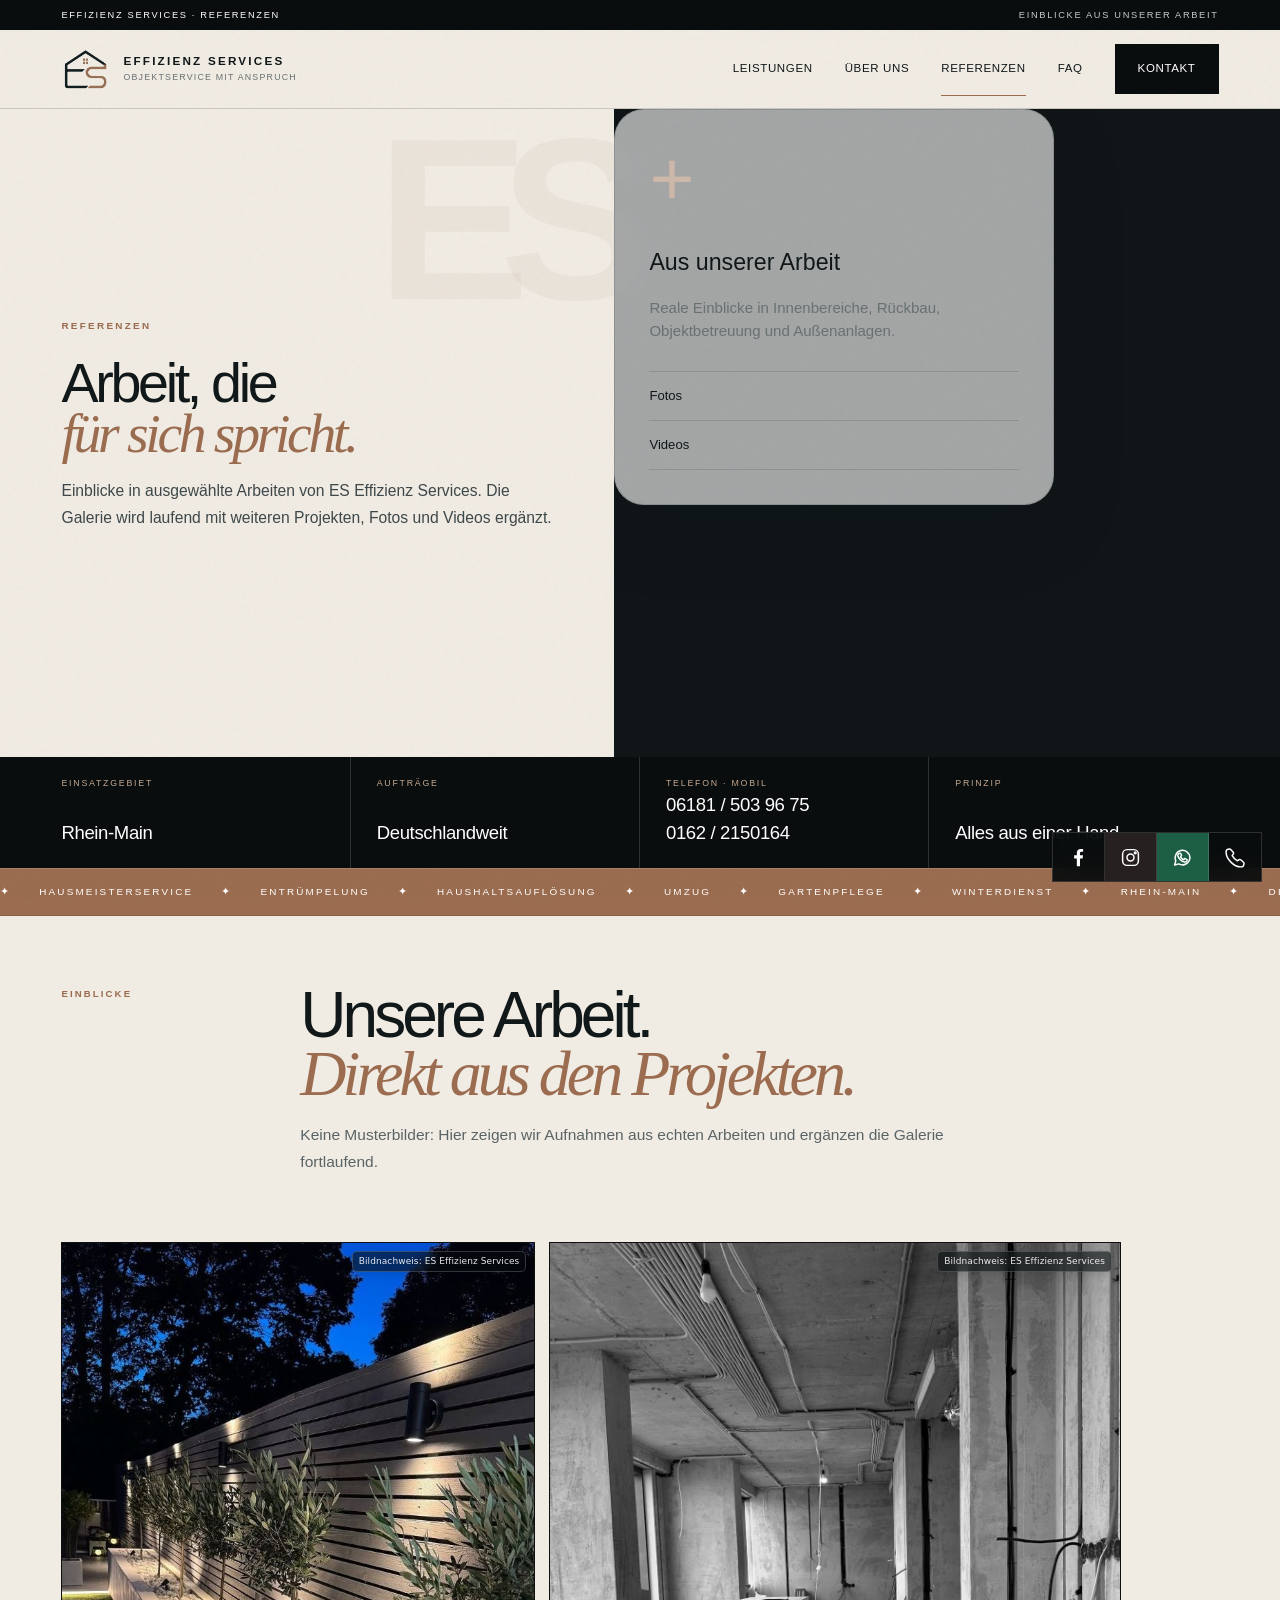
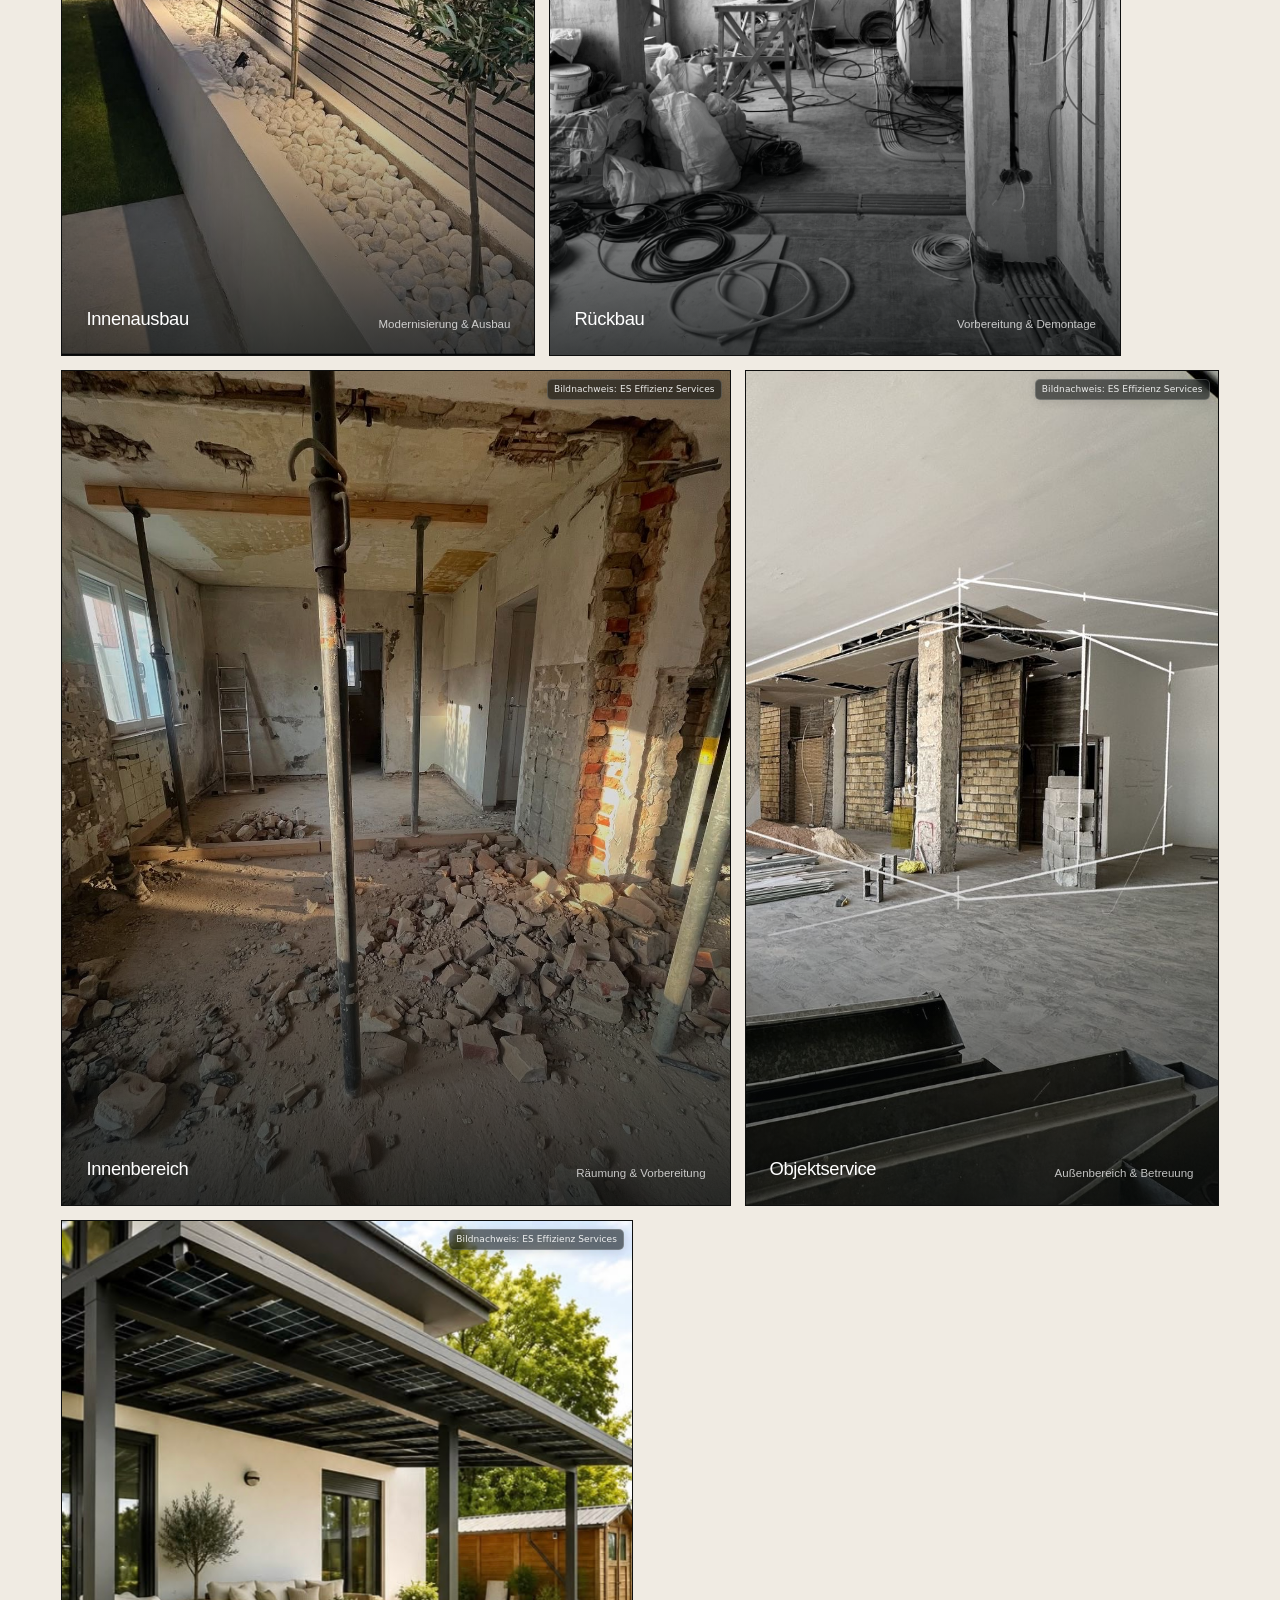
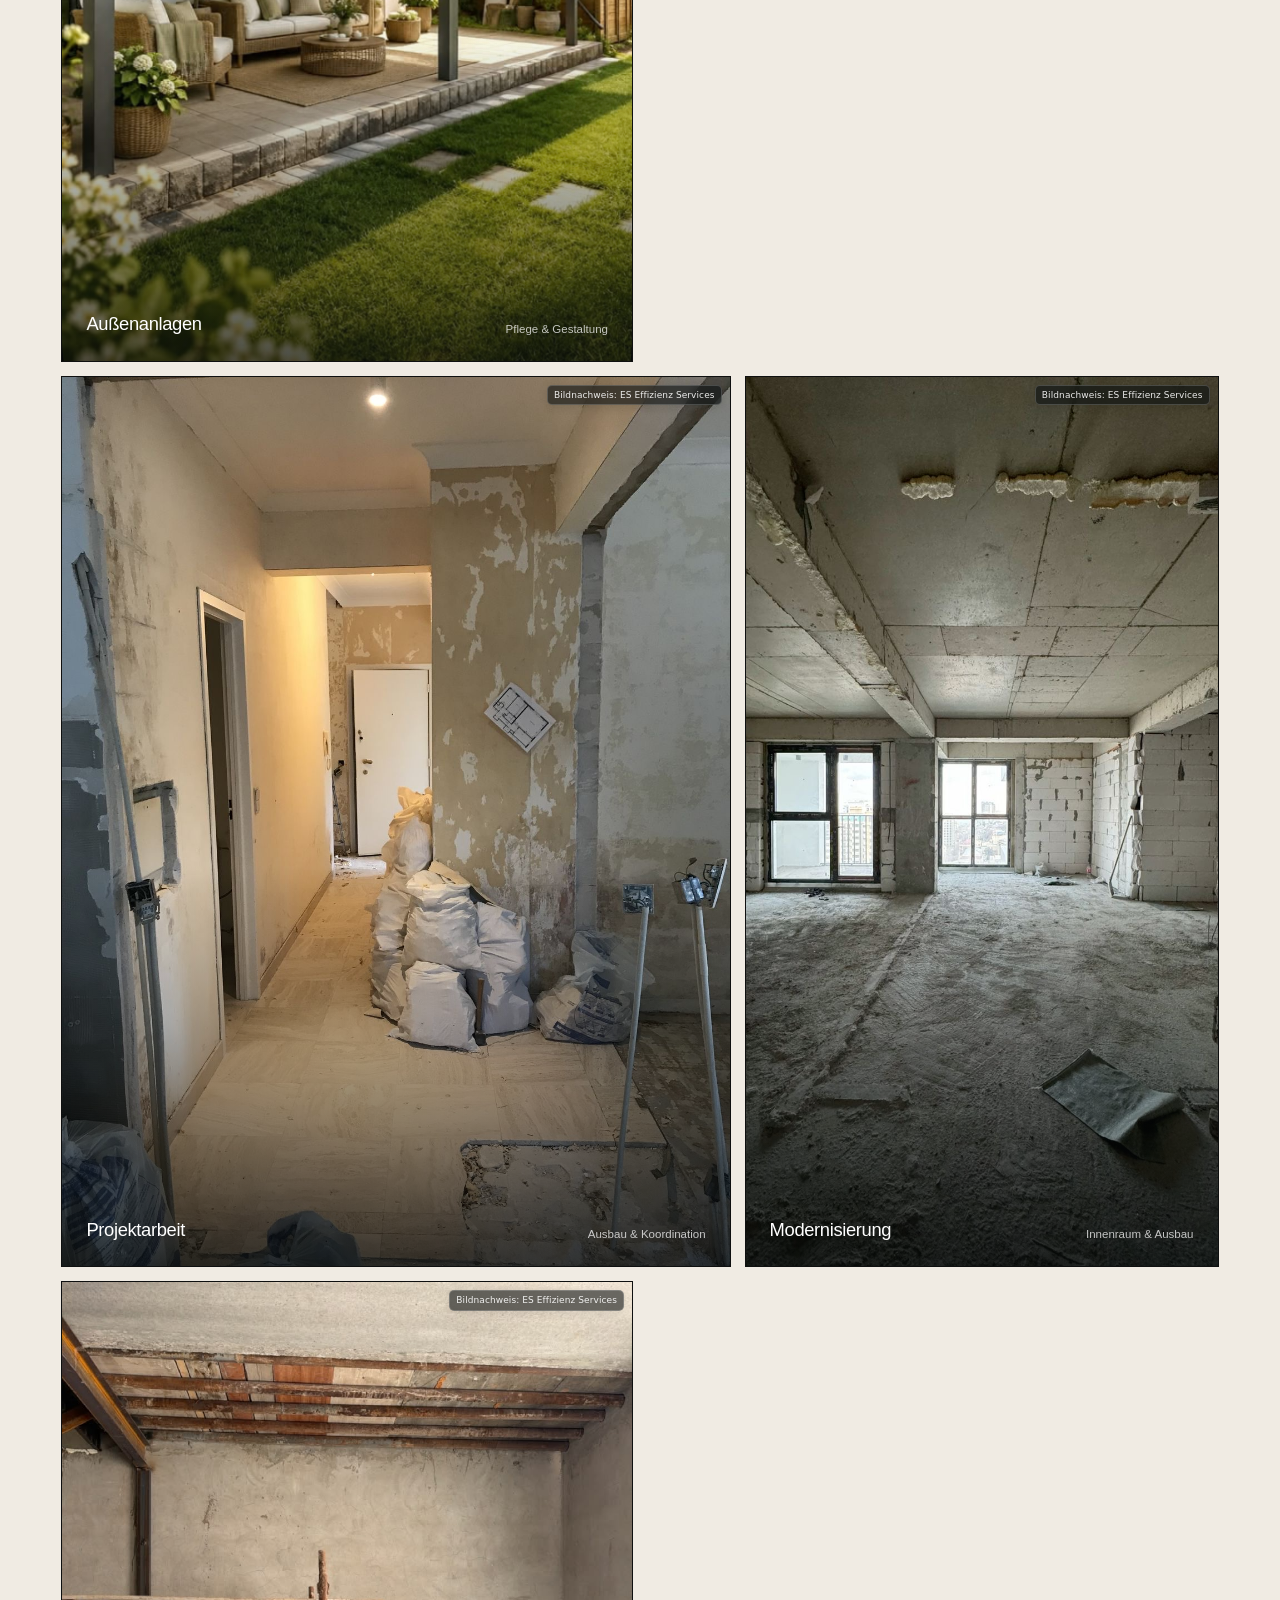
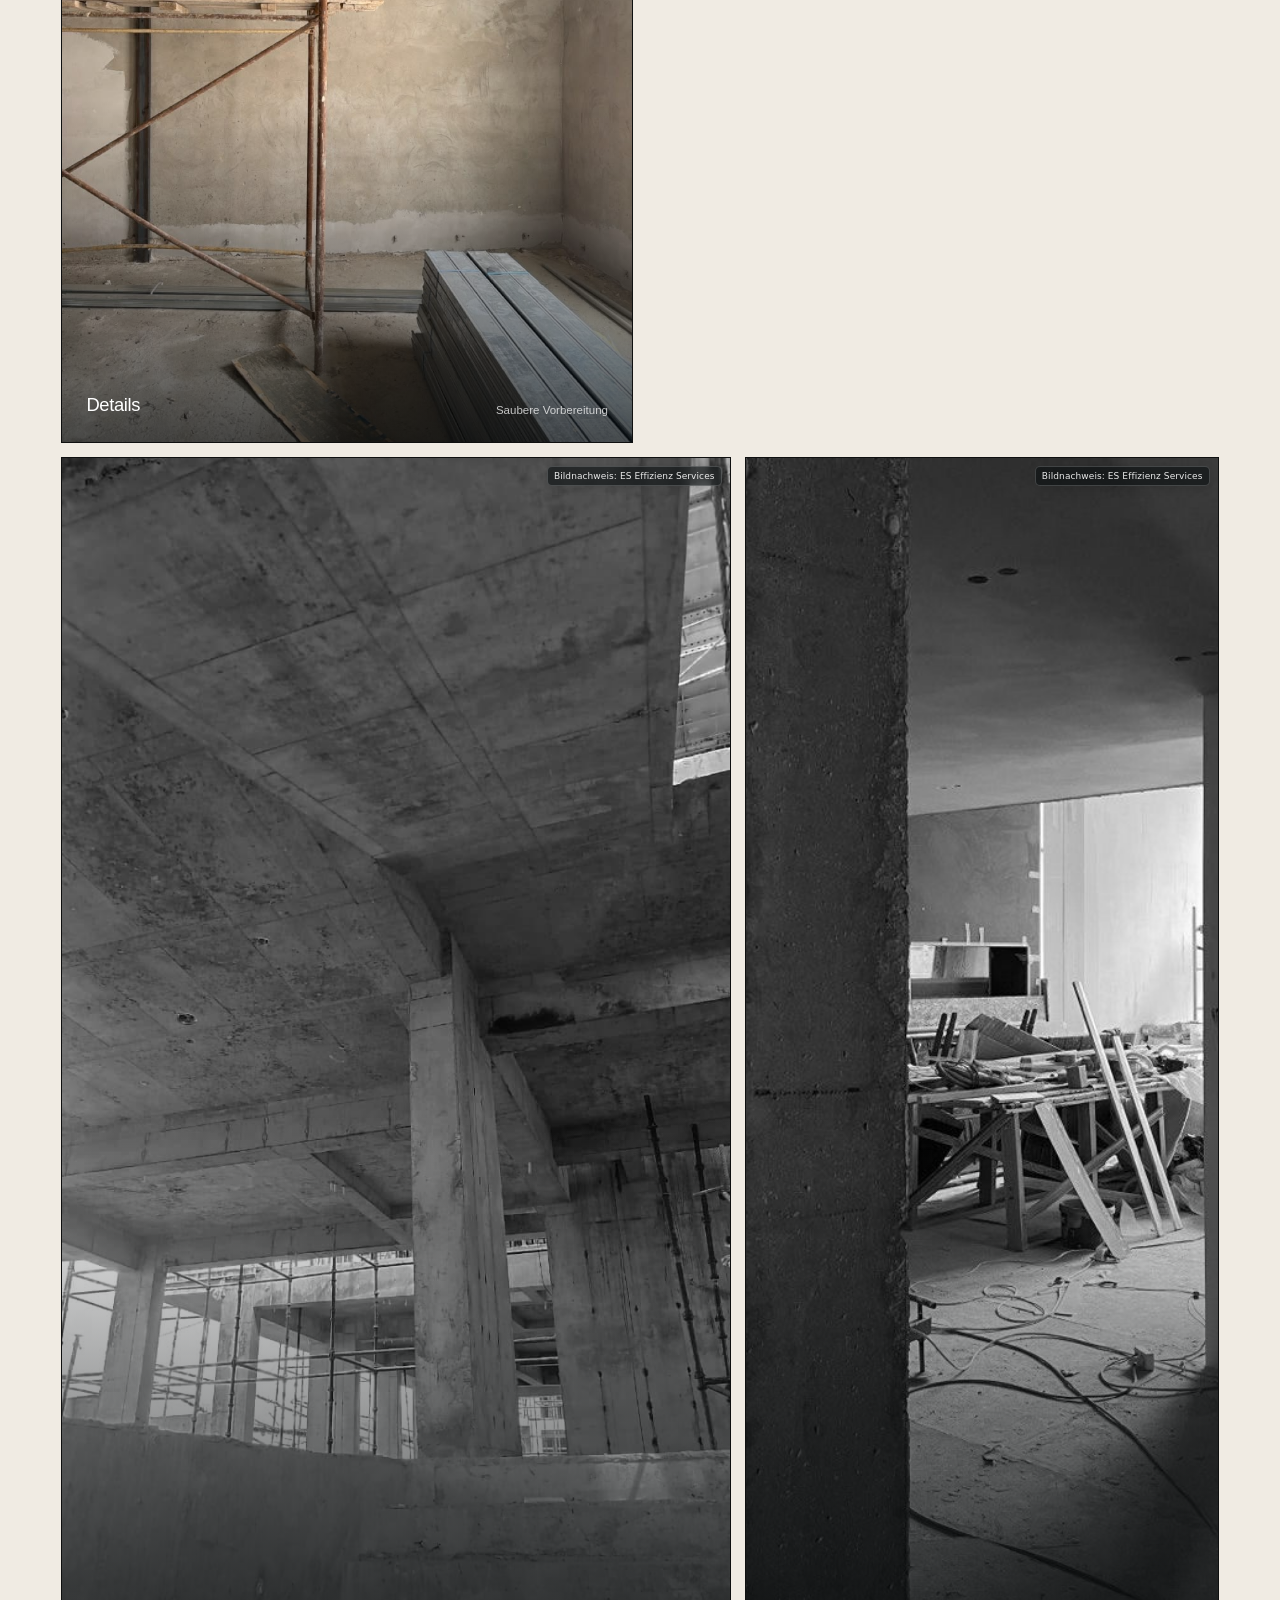
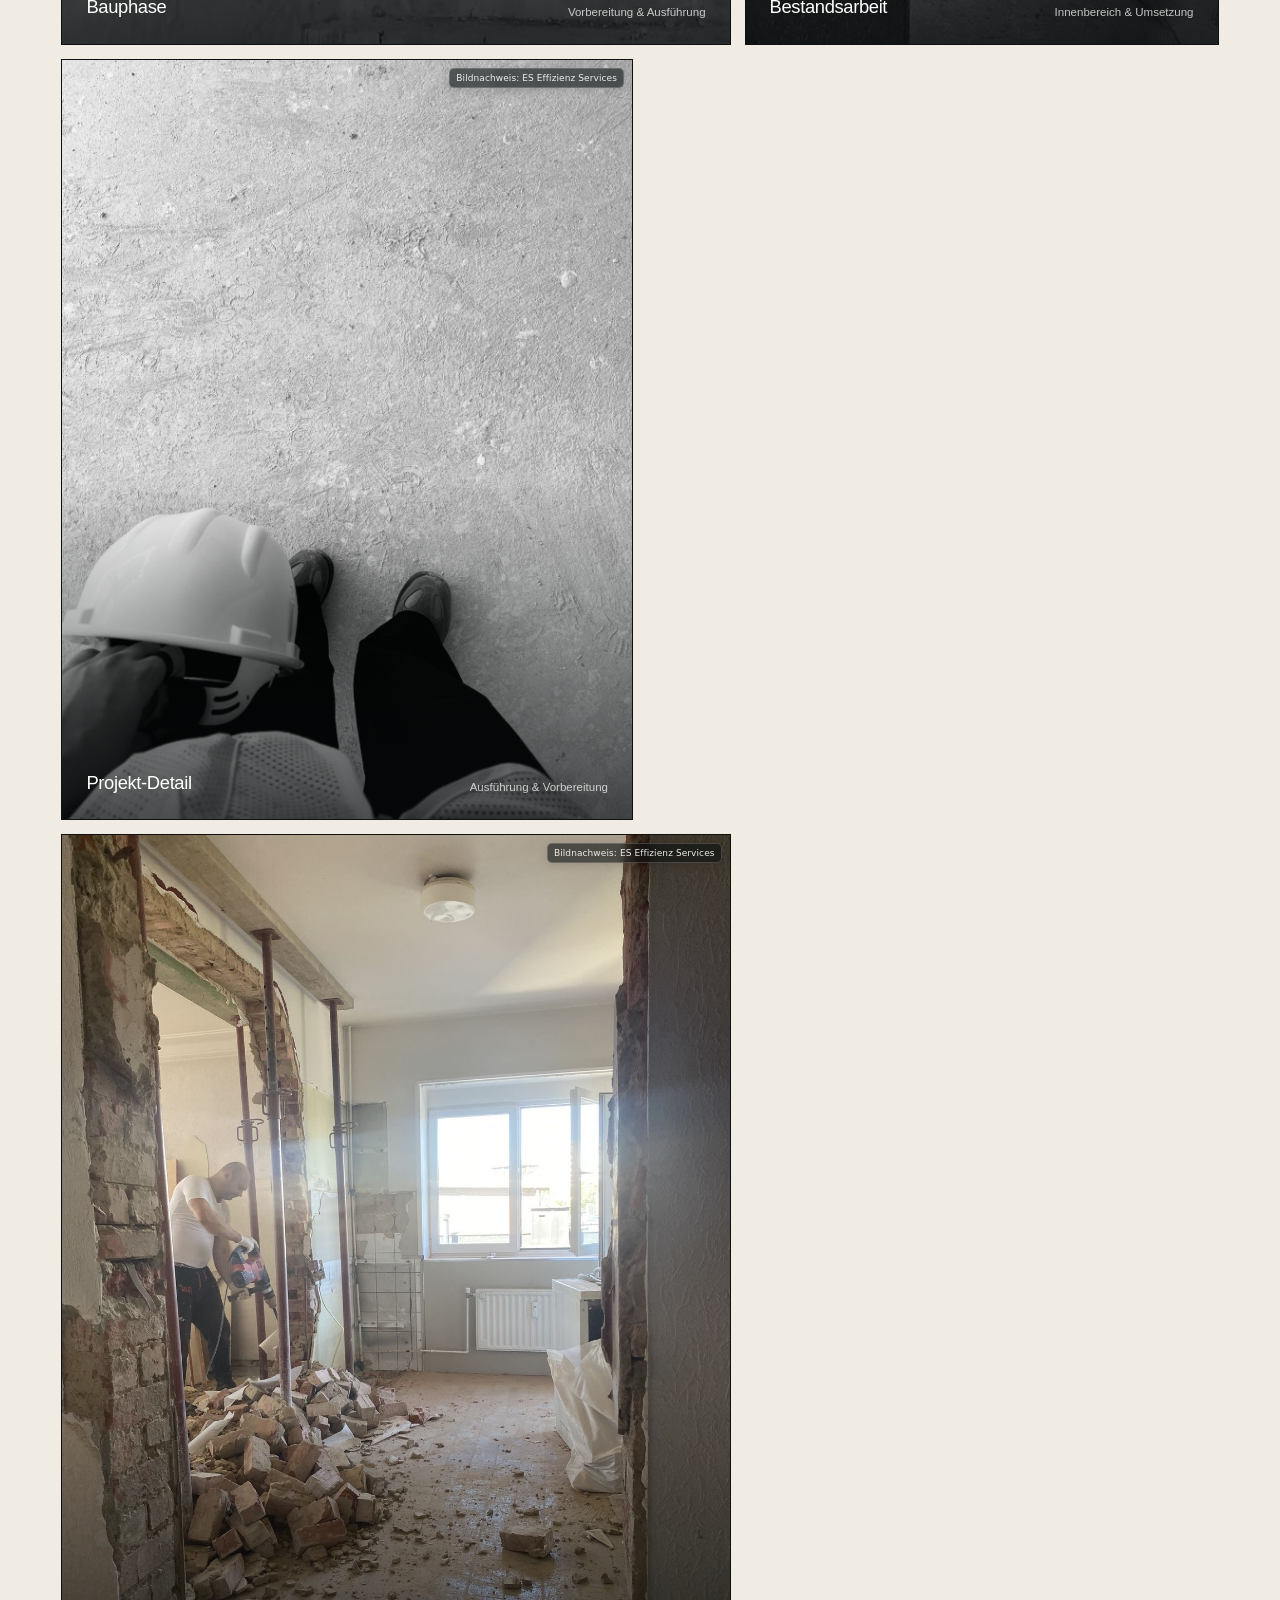
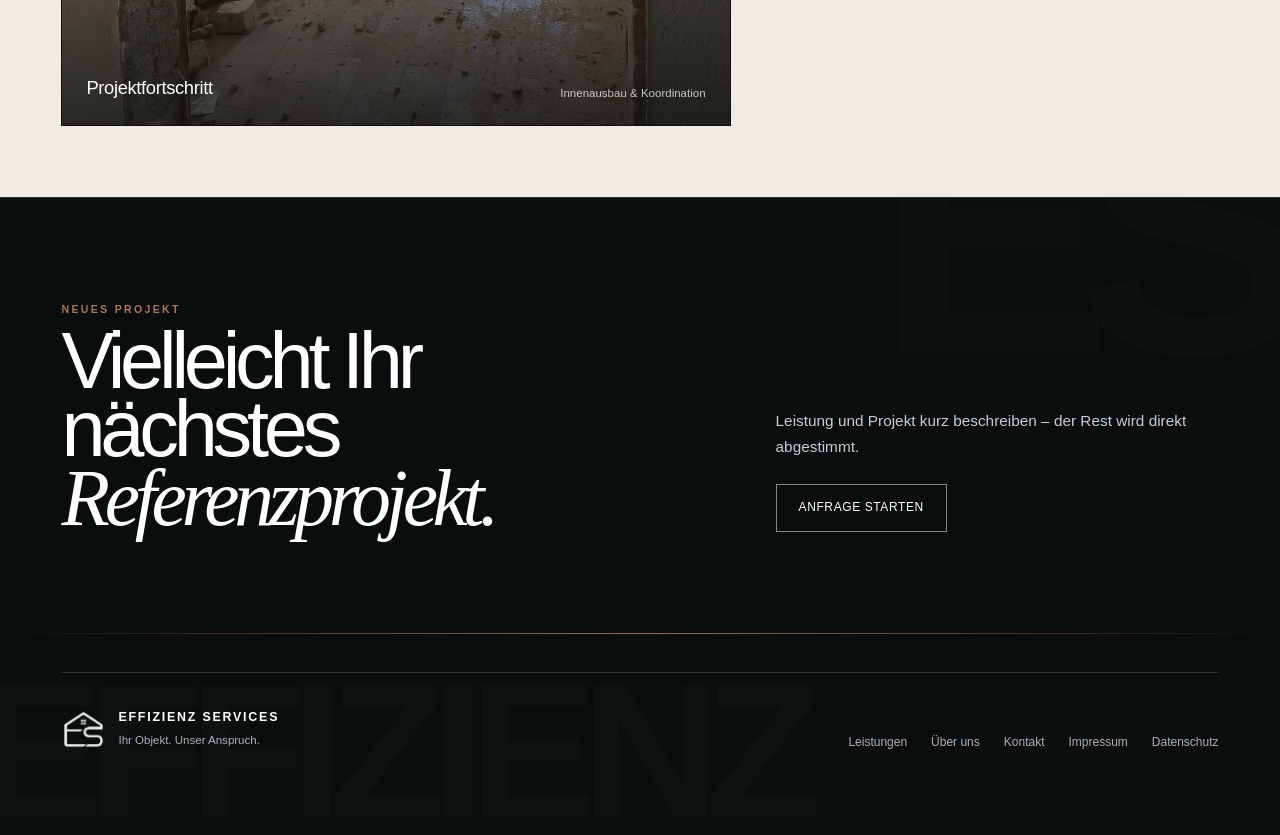
<file: referenzen/index.html>
<!doctype html><html lang="de"><head><meta charset="utf-8"><meta name="viewport" content="width=device-width, initial-scale=1, viewport-fit=cover"><title>Referenzen | Effizienz Services</title><meta name="description" content="Einblicke in Arbeiten und Projekte von ES Effizienz Services – Innenausbau, Rückbau, Objekt- und Außenbereiche."><link rel="canonical" href="https://effizienz.pages.dev/referenzen/"><link rel="icon" href="/Picture2.png"><link rel="stylesheet" href="/pages.css"><link rel="stylesheet" href="/references-clean.css?v=20260909c"></head><body><div class="noise"></div><div class="topline"><div class="wrap"><span>Effizienz Services · Referenzen</span><span>Einblicke aus unserer Arbeit</span></div></div><header><div class="wrap nav"><a class="brand" href="/"><img src="/Picture2.png" alt="Effizienz Services Logo"><span class="brand-copy"><strong>Effizienz Services</strong><span>Objektservice mit Anspruch</span></span></a><button class="menu-btn" aria-label="Menü öffnen" aria-expanded="false"><span></span></button><nav><a href="/leistungen/">Leistungen</a><a href="/ueber-uns/">Über uns</a><a class="active" href="/referenzen/">Referenzen</a><a href="/faq/">FAQ</a><a class="nav-cta" href="/kontakt/">Kontakt</a></nav></div></header><main><section class="page-hero"><div class="wrap hero-shell"><div class="hero-copy reveal"><div class="eyebrow">Referenzen</div><h1>Arbeit, die<br><span class="serif">für sich spricht.</span></h1><p>Einblicke in ausgewählte Arbeiten von ES Effizienz Services. Die Galerie wird laufend mit weiteren Projekten, Fotos und Videos ergänzt.</p></div><div class="hero-aside reveal"><img class="hero-mark" src="/Picture2.png" alt=""><div class="info-card"><div class="num">+</div><h3>Aus unserer Arbeit</h3><p>Reale Einblicke in Innenbereiche, Rückbau, Objektbetreuung und Außenanlagen.</p><div class="info-list"><span><b>Fotos</b></span><span><b>Videos</b></span></div></div></div></div></section><section class="content"><div class="wrap"><div class="section-head reveal"><div class="eyebrow">Einblicke</div><div><h2>Unsere Arbeit.<br><span class="serif">Direkt aus den Projekten.</span></h2><p>Keine Musterbilder: Hier zeigen wir Aufnahmen aus echten Arbeiten und ergänzen die Galerie fortlaufend.</p></div></div><div class="reference-gallery">
<figure class="reference-shot reveal"><img src="/IMG_6831.JPG" data-fallback="/IMG_6830.JPG" alt="Innenausbau und Modernisierung"><figcaption><strong>Innenausbau</strong><span>Modernisierung & Ausbau</span></figcaption></figure>
<figure class="reference-shot reveal"><img src="/IMG_6837.JPG" data-fallback="/IMG_6830.JPG" alt="Rückbauarbeiten im Innenbereich"><figcaption><strong>Rückbau</strong><span>Vorbereitung & Demontage</span></figcaption></figure>
<figure class="reference-shot reveal"><img src="/IMG_6842.JPG" data-fallback="/IMG_6830.JPG" alt="Arbeiten in einem entkernten Innenraum"><figcaption><strong>Innenbereich</strong><span>Räumung & Vorbereitung</span></figcaption></figure>
<figure class="reference-shot reveal"><img src="/IMG_6835.JPG" data-fallback="/IMG_6830.JPG" alt="Objekt und Innenbereich"><figcaption><strong>Objektservice</strong><span>Außenbereich & Betreuung</span></figcaption></figure>
<figure class="reference-shot reveal"><img src="/IMG_6845.PNG" data-fallback="/IMG_6830.JPG" alt="Gepflegte Außenanlage"><figcaption><strong>Außenanlagen</strong><span>Pflege & Gestaltung</span></figcaption></figure>
<figure class="reference-shot reveal"><img src="/IMG_6840.JPG" data-fallback="/IMG_6830.JPG" alt="Projektaufnahme aus einem Innenbereich"><figcaption><strong>Projektarbeit</strong><span>Ausbau & Koordination</span></figcaption></figure>
<figure class="reference-shot reveal"><img src="/IMG_6841.JPG" data-fallback="/IMG_6830.JPG" alt="Innenraum während Arbeiten"><figcaption><strong>Modernisierung</strong><span>Innenraum & Ausbau</span></figcaption></figure>
<figure class="reference-shot reveal"><img src="/IMG_6833.JPG" data-fallback="/IMG_6830.JPG" alt="Detailaufnahme aus einem Bauprojekt"><figcaption><strong>Details</strong><span>Saubere Vorbereitung</span></figcaption></figure>
<figure class="reference-shot reveal"><img src="/IMG_6834.JPG" data-fallback="/IMG_6830.JPG" alt="Projektaufnahme während der Bauphase"><figcaption><strong>Bauphase</strong><span>Vorbereitung & Ausführung</span></figcaption></figure>
<figure class="reference-shot reveal"><img src="/IMG_6836.JPG" data-fallback="/IMG_6830.JPG" alt="Arbeiten in einem bestehenden Innenbereich"><figcaption><strong>Bestandsarbeit</strong><span>Innenbereich & Umsetzung</span></figcaption></figure>
<figure class="reference-shot reveal"><img src="/IMG_6838.JPG" data-fallback="/IMG_6830.JPG" alt="Detailaufnahme aus einem laufenden Projekt"><figcaption><strong>Projekt-Detail</strong><span>Ausführung & Vorbereitung</span></figcaption></figure>
<figure class="reference-shot reveal"><img src="/IMG_6839.JPG" data-fallback="/IMG_6830.JPG" alt="Fortschritt bei Arbeiten im Innenraum"><figcaption><strong>Projektfortschritt</strong><span>Innenausbau & Koordination</span></figcaption></figure></div></div></section><section class="cta"><div class="wrap"><div class="cta-shell reveal"><div><div class="eyebrow">Neues Projekt</div><h2>Vielleicht Ihr nächstes<br><span class="serif">Referenzprojekt.</span></h2></div><div><p>Leistung und Projekt kurz beschreiben – der Rest wird direkt abgestimmt.</p><a class="btn" href="/kontakt/">Anfrage starten</a></div></div></div></section></main><footer><div class="wrap footer-grid"><div class="footer-brand"><img src="/Picture2.png" alt=""><div><strong>Effizienz Services</strong><span>Ihr Objekt. Unser Anspruch.</span></div></div><div class="footer-links"><a href="/leistungen/">Leistungen</a><a href="/ueber-uns/">Über uns</a><a href="/kontakt/">Kontakt</a><a href="/impressum/">Impressum</a><a href="/datenschutz/">Datenschutz</a><span>© <span id="year"></span></span></div></div></footer><script src="/site.js" defer></script><script src="/referenzen-hero-patch.js?v=20260909a" defer></script></body></html>
</file>
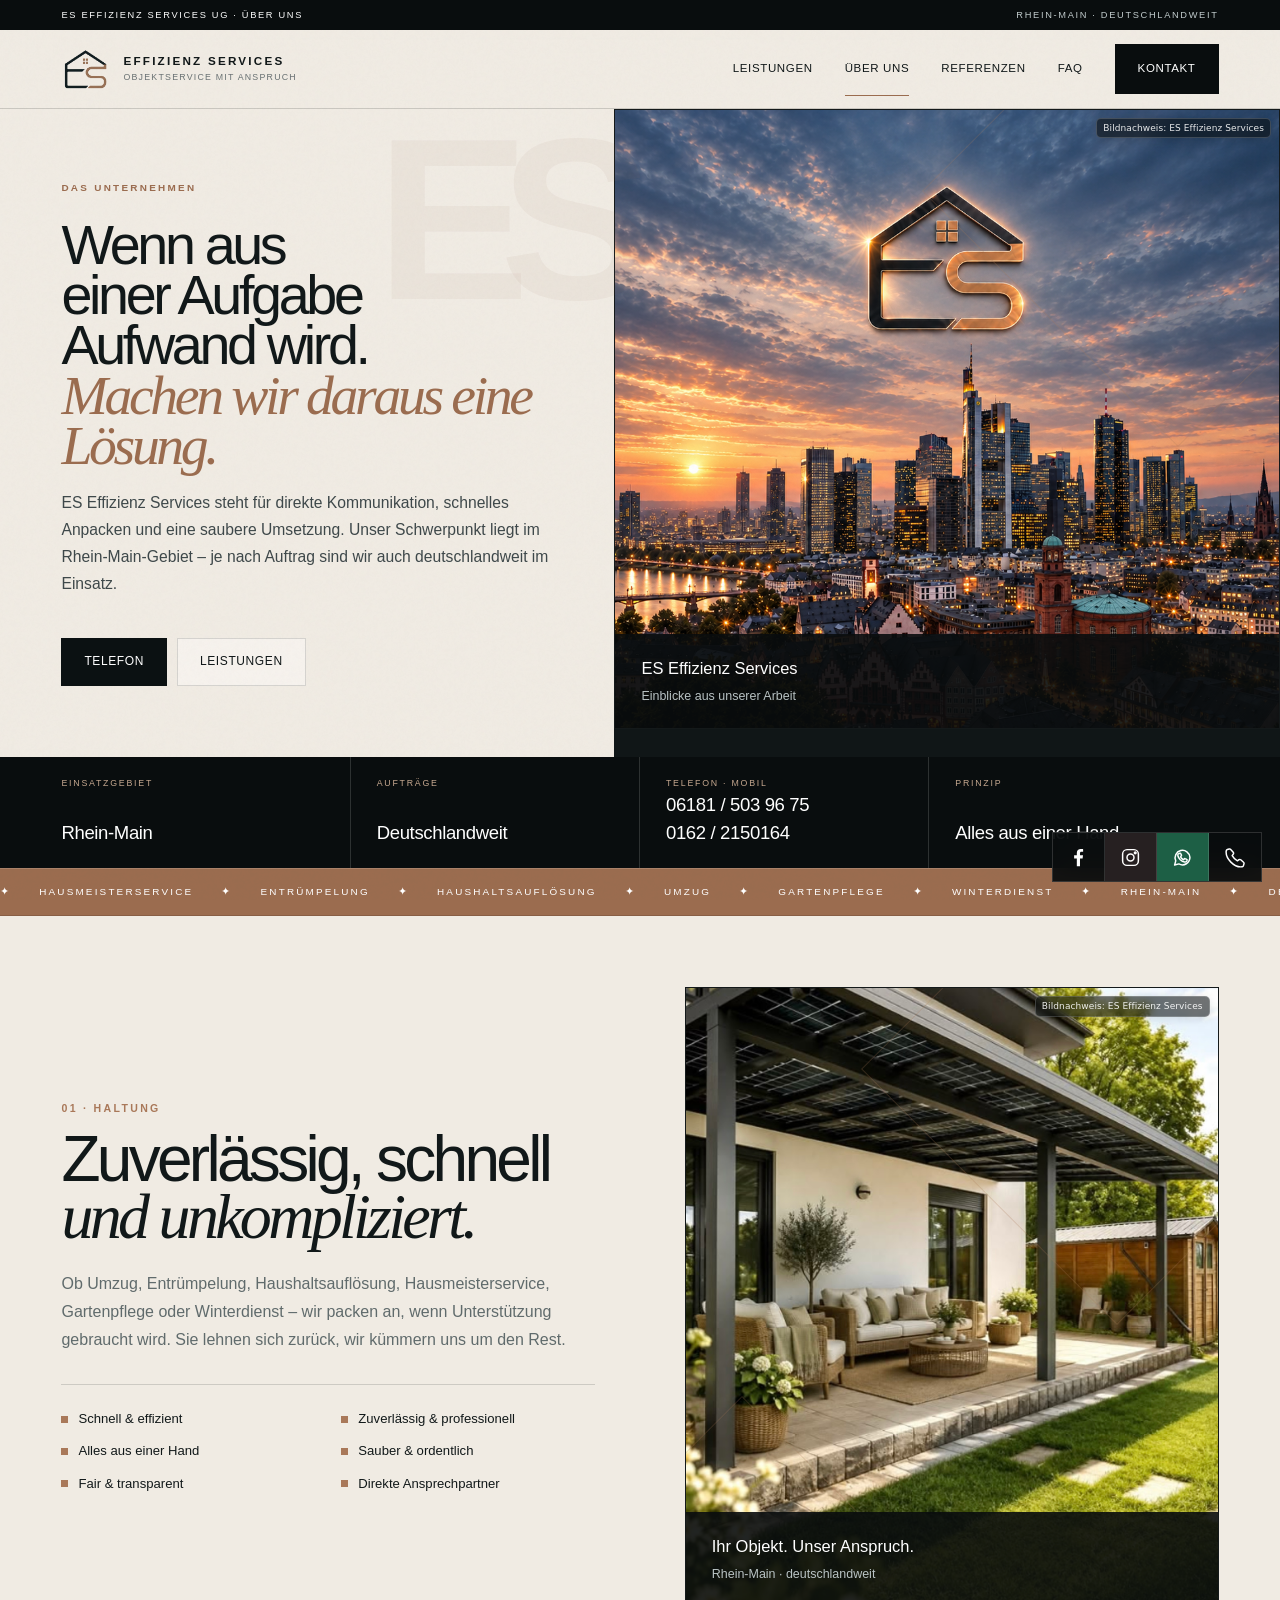
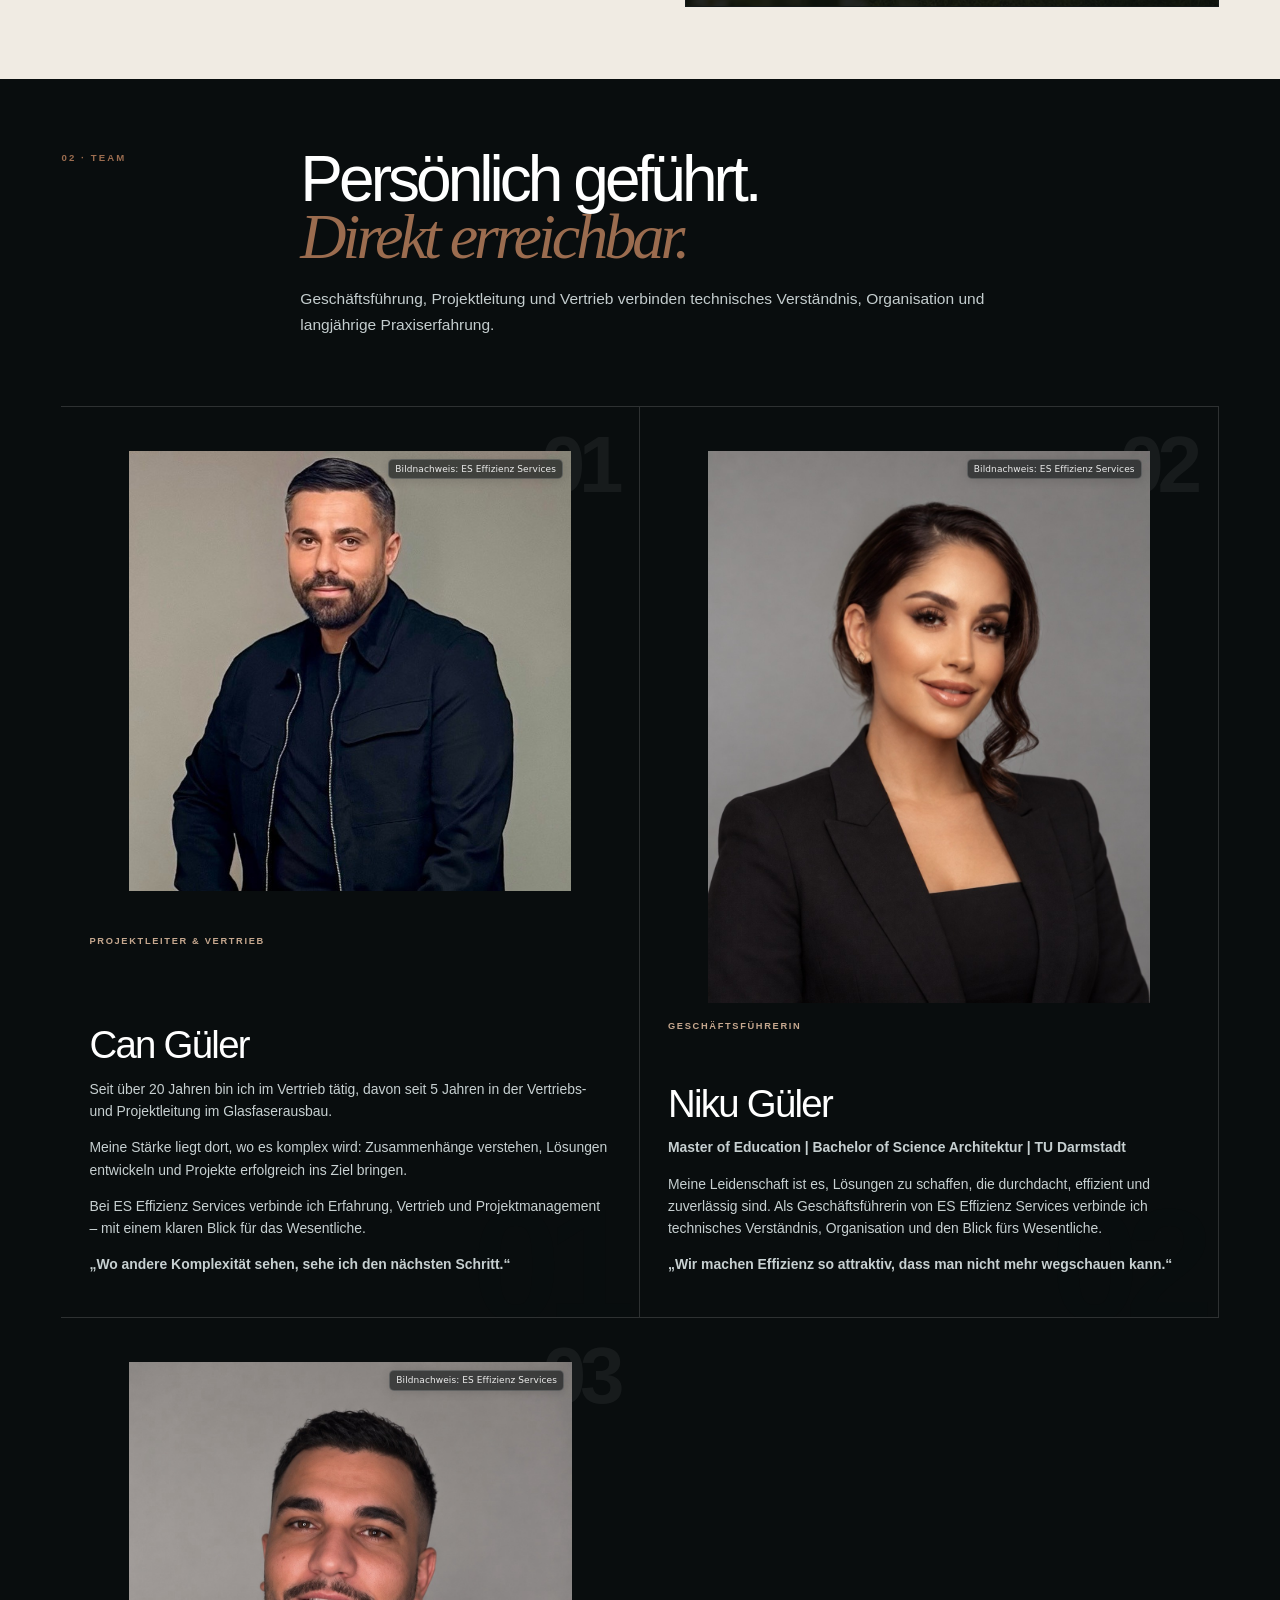
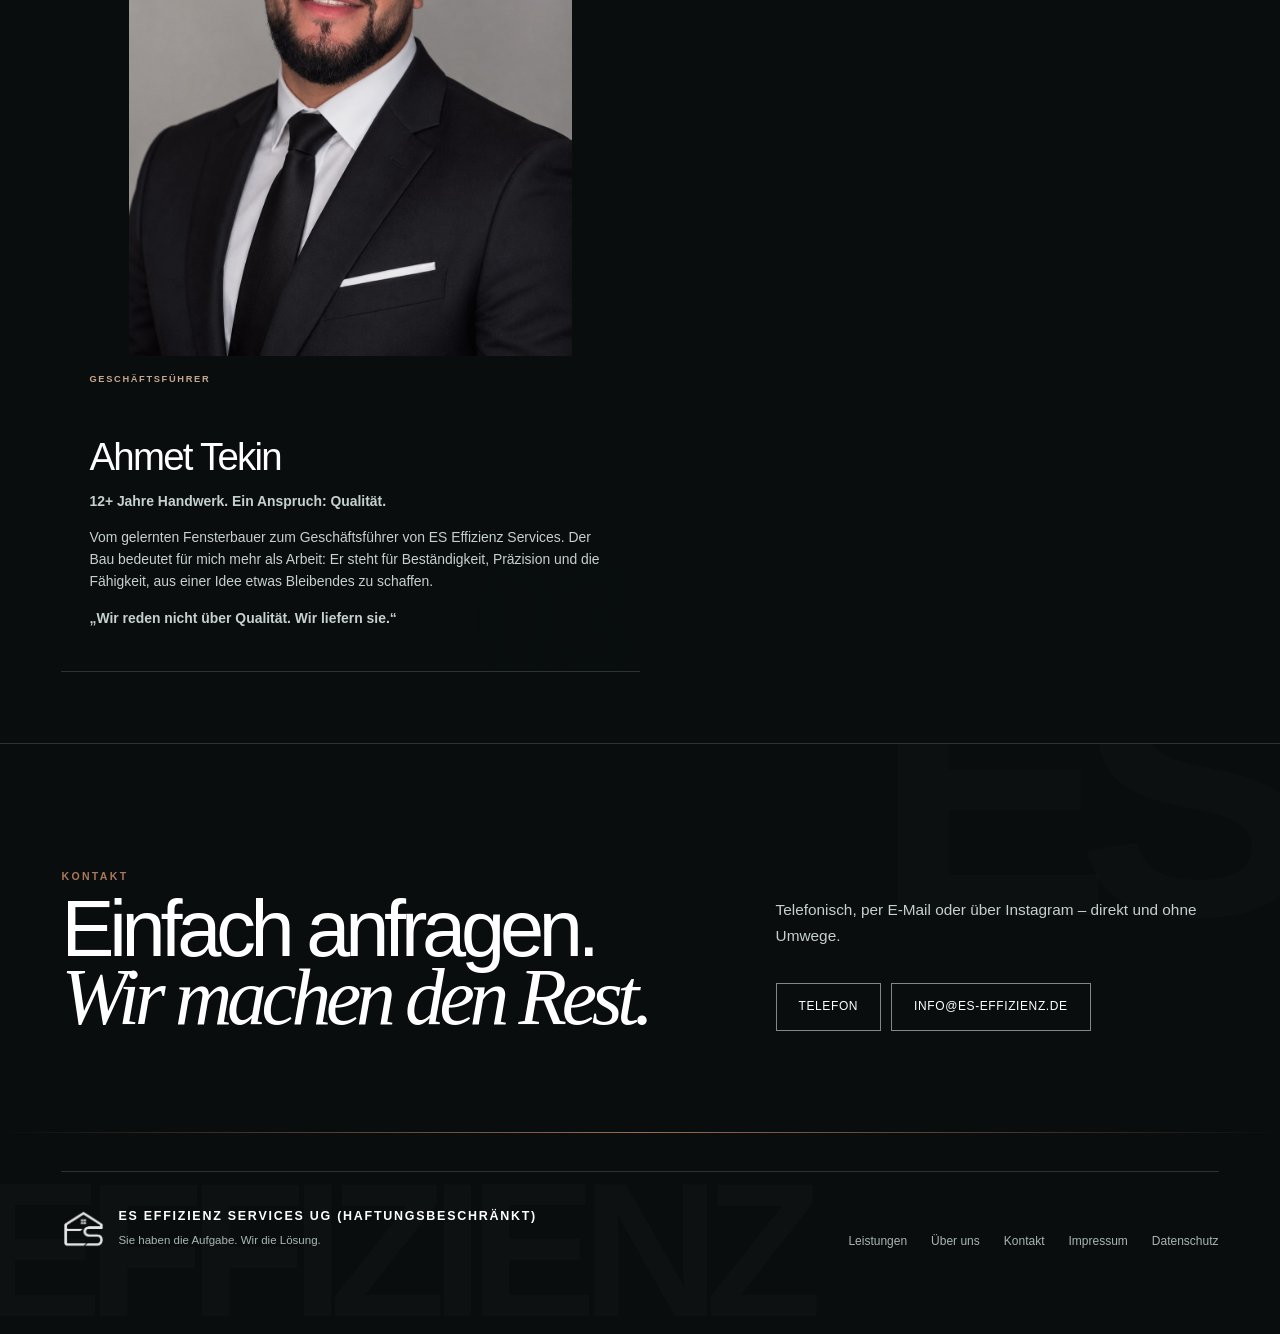
<file: ueber-uns/index.html>
<!doctype html><html lang="de"><head><meta charset="utf-8"><meta name="viewport" content="width=device-width, initial-scale=1, viewport-fit=cover"><title>Über uns | ES Effizienz Services UG</title><meta name="description" content="ES Effizienz Services UG (haftungsbeschränkt) – geführt von Niku Güler und Ahmet Tekin, tätig im Rhein-Main-Gebiet und je nach Auftrag deutschlandweit."><link rel="canonical" href="https://effizienz.pages.dev/ueber-uns/"><link rel="icon" href="/Picture2.png"><link rel="stylesheet" href="/pages.css"><link rel="stylesheet" href="/editorial.css"><link rel="stylesheet" href="/about-refresh.css?v=20260910d"><link rel="stylesheet" href="/client-feedback-20260909.css"></head><body data-page="ueber-uns"><div class="noise"></div><div class="topline"><div class="wrap"><span>ES Effizienz Services UG · Über uns</span><span>Rhein-Main · deutschlandweit</span></div></div><header><div class="wrap nav"><a class="brand" href="/"><img src="/Picture2.png" alt="Effizienz Services Logo"><span class="brand-copy"><strong>Effizienz Services</strong><span>Objektservice mit Anspruch</span></span></a><button class="menu-btn" aria-label="Menü öffnen" aria-expanded="false"><span></span></button><nav><a href="/leistungen/">Leistungen</a><a class="active" href="/ueber-uns/">Über uns</a><a href="/referenzen/">Referenzen</a><a href="/faq/">FAQ</a><a class="nav-cta" href="/kontakt/">Kontakt</a></nav></div></header><main><section class="page-hero"><div class="wrap hero-shell"><div class="hero-copy reveal"><div class="eyebrow">Das Unternehmen</div><h1>Wenn aus einer Aufgabe Aufwand wird.<br><span class="serif">Machen wir daraus eine Lösung.</span></h1><p>ES Effizienz Services steht für direkte Kommunikation, schnelles Anpacken und eine saubere Umsetzung. Unser Schwerpunkt liegt im Rhein-Main-Gebiet – je nach Auftrag sind wir auch deutschlandweit im Einsatz.</p><div class="hero-actions"><a class="btn dark" href="tel:+491622150164">0162 / 2150164</a><a class="btn light" href="/leistungen/">Leistungen</a></div></div><div class="hero-aside reveal"><div class="abstract-panel about-photo-panel" style="width:100%;min-height:440px"><img class="about-work-photo" src="/ueber-uns-new.png?v=20260910d" data-fallback="/IMG_6830.JPG" alt="Einblick in ein Projekt von ES Effizienz Services" style="width:100%!important;height:100%!important;max-width:none!important;object-fit:cover!important;object-position:center top!important;transform:none!important"><div class="quote"><strong>ES Effizienz Services</strong><span>Einblicke aus unserer Arbeit</span></div></div></div></div></section><section class="content"><div class="wrap split"><div class="split-copy reveal"><div class="eyebrow">01 · Haltung</div><h2>Zuverlässig, schnell<br><span class="serif">und unkompliziert.</span></h2><p>Ob Umzug, Entrümpelung, Haushaltsauflösung, Hausmeisterservice, Gartenpflege oder Winterdienst – wir packen an, wenn Unterstützung gebraucht wird. Sie lehnen sich zurück, wir kümmern uns um den Rest.</p><div class="checklist"><span class="check"><i></i>Schnell & effizient</span><span class="check"><i></i>Zuverlässig & professionell</span><span class="check"><i></i>Alles aus einer Hand</span><span class="check"><i></i>Sauber & ordentlich</span><span class="check"><i></i>Fair & transparent</span><span class="check"><i></i>Direkte Ansprechpartner</span></div></div><div class="abstract-panel reveal about-photo-panel"><img class="about-work-photo" src="/IMG_6845.PNG" data-fallback="/IMG_6830.JPG" alt="Außenanlage aus einem Projekt von ES Effizienz Services"><div class="quote"><strong>Ihr Objekt. Unser Anspruch.</strong><span>Rhein-Main · deutschlandweit</span></div></div></div></section><section class="content dark-section"><div class="wrap"><div class="section-head reveal"><div class="eyebrow">02 · Team</div><div><h2>Persönlich geführt.<br><span class="serif">Direkt erreichbar.</span></h2><p>Geschäftsführung, Projektleitung und Vertrieb verbinden technisches Verständnis, Organisation und langjährige Praxiserfahrung.</p></div></div><div class="cards"><div class="card span4 reveal team-card"><figure class="team-photo"><img src="/IMG_6826.jpg" data-fallback="/IMG_6826.jpg" alt="Can Güler"></figure><span class="kicker">Projektleiter &amp; Vertrieb</span><div><h3>Can Güler</h3><p>Seit über 20 Jahren bin ich im Vertrieb tätig, davon seit 5 Jahren in der Vertriebs- und Projektleitung im Glasfaserausbau.</p><p>Meine Stärke liegt dort, wo es komplex wird: Zusammenhänge verstehen, Lösungen entwickeln und Projekte erfolgreich ins Ziel bringen.</p><p>Bei ES Effizienz Services verbinde ich Erfahrung, Vertrieb und Projektmanagement – mit einem klaren Blick für das Wesentliche.</p><p><strong>„Wo andere Komplexität sehen, sehe ich den nächsten Schritt.“</strong></p></div></div><div class="card span4 reveal team-card"><figure class="team-photo"><img src="/IMG_6828.jpg" data-fallback="/IMG_6828.jpg" alt="Niku Güler"></figure><span class="kicker">Geschäftsführerin</span><div><h3>Niku Güler</h3><p><strong>Master of Education | Bachelor of Science Architektur | TU Darmstadt</strong></p><p>Meine Leidenschaft ist es, Lösungen zu schaffen, die durchdacht, effizient und zuverlässig sind. Als Geschäftsführerin von ES Effizienz Services verbinde ich technisches Verständnis, Organisation und den Blick fürs Wesentliche.</p><p><strong>„Wir machen Effizienz so attraktiv, dass man nicht mehr wegschauen kann.“</strong></p></div></div><div class="card span4 reveal team-card"><figure class="team-photo"><img src="/IMG_6827.jpg" data-fallback="/IMG_6827.jpg" alt="Ahmet Tekin"></figure><span class="kicker">Geschäftsführer</span><div><h3>Ahmet Tekin</h3><p><strong>12+ Jahre Handwerk. Ein Anspruch: Qualität.</strong></p><p>Vom gelernten Fensterbauer zum Geschäftsführer von ES Effizienz Services. Der Bau bedeutet für mich mehr als Arbeit: Er steht für Beständigkeit, Präzision und die Fähigkeit, aus einer Idee etwas Bleibendes zu schaffen.</p><p><strong>„Wir reden nicht über Qualität. Wir liefern sie.“</strong></p></div></div></div></div></section><section class="cta"><div class="wrap"><div class="cta-shell reveal"><div><div class="eyebrow">Kontakt</div><h2>Einfach anfragen.<br><span class="serif">Wir machen den Rest.</span></h2></div><div><p>Telefonisch, per E-Mail oder über Instagram – direkt und ohne Umwege.</p><div class="hero-actions"><a class="btn" href="tel:+491622150164">0162 / 2150164</a><a class="btn" href="mailto:info@es-effizienz.de">info@es-effizienz.de</a></div></div></div></div></section></main><footer><div class="wrap footer-grid"><div class="footer-brand"><img src="/Picture2.png" alt=""><div><strong>ES Effizienz Services UG (haftungsbeschränkt)</strong><span>Sie haben die Aufgabe. Wir die Lösung.</span></div></div><div class="footer-links"><a href="tel:+491622150164">0162 / 2150164</a><a href="mailto:info@es-effizienz.de">E-Mail</a><a href="https://www.instagram.com/es_effizienz_services/" target="_blank" rel="noopener">Instagram</a><a href="/leistungen/">Leistungen</a><a href="/kontakt/">Kontakt</a><a href="/impressum/">Impressum</a><a href="/datenschutz/">Datenschutz</a><span>© <span id="year"></span></span><!-- Facebook-Profil-URL im Kundenfeedback nicht angegeben. --></div></div></footer><script src="/site.js" defer></script></body></html>
</file>
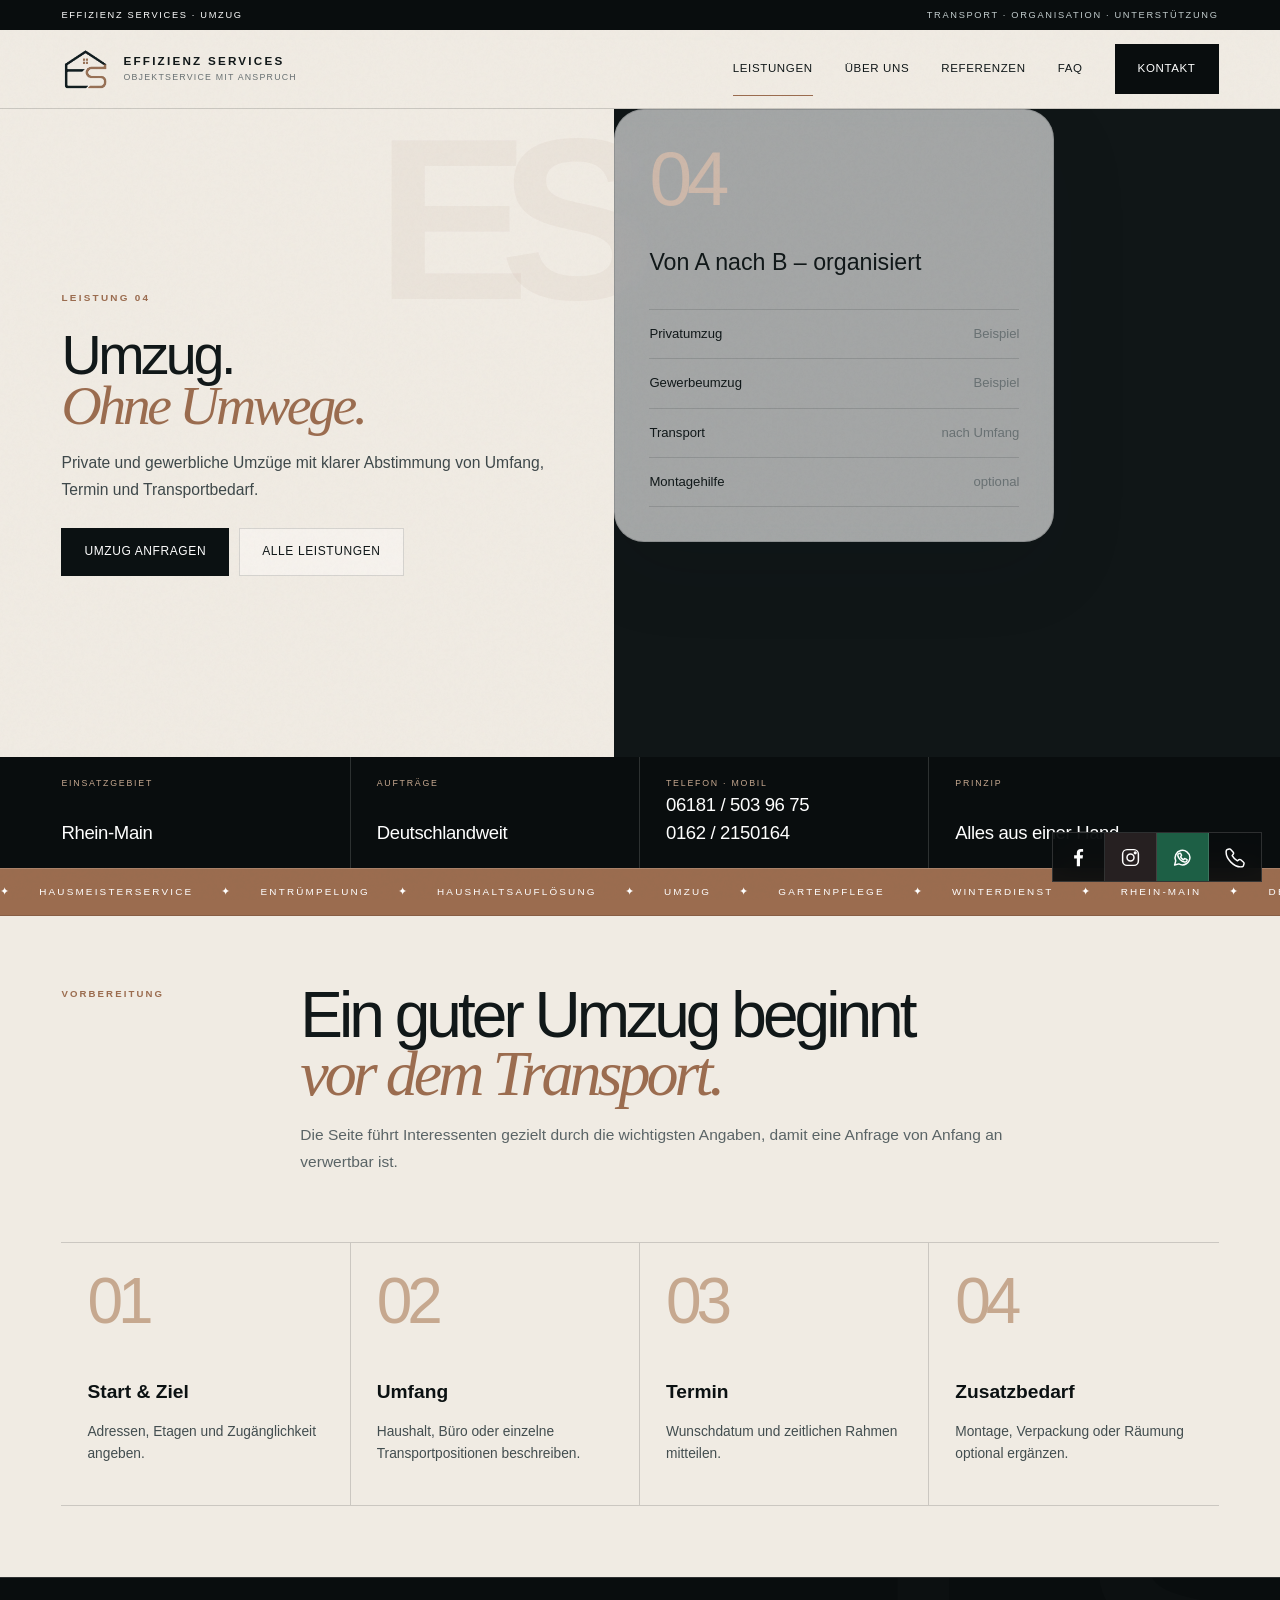
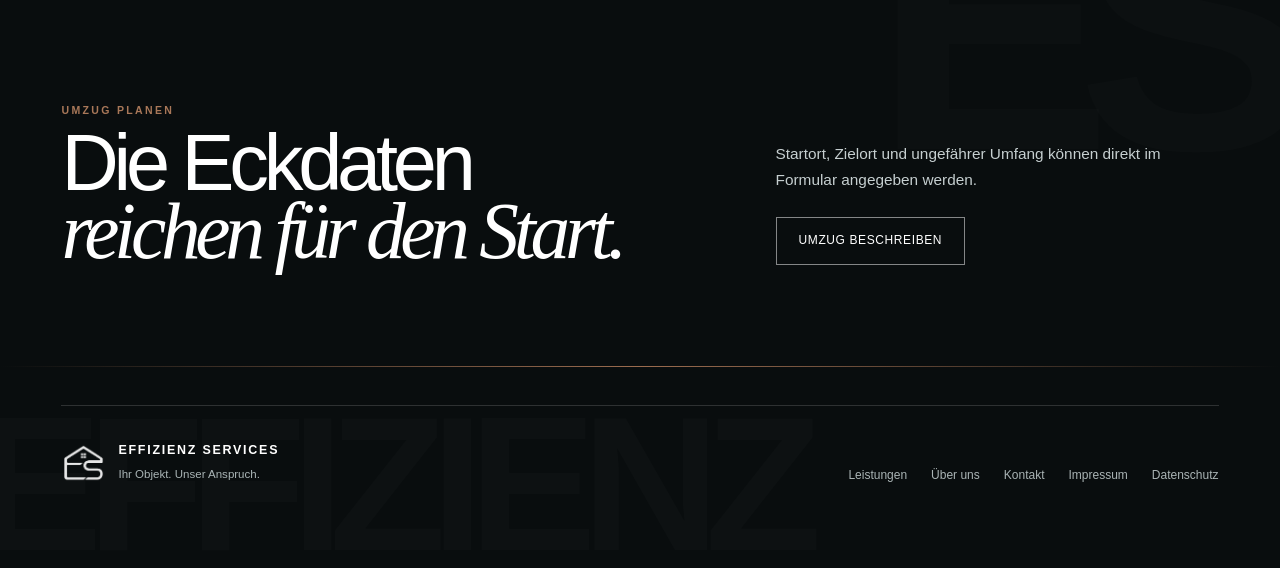
<file: umzug/index.html>
<!doctype html><html lang="de"><head><meta charset="utf-8"><meta name="viewport" content="width=device-width, initial-scale=1, viewport-fit=cover"><title>Umzug | Effizienz Services</title><meta name="description" content="Umzug, Transport und organisatorische Unterstützung – strukturiert und direkt abgestimmt."><link rel="canonical" href="https://effizienz.pages.dev/umzug/"><link rel="icon" href="/Picture2.png"><link rel="stylesheet" href="/pages.css"></head><body><div class="noise"></div><div class="topline"><div class="wrap"><span>Effizienz Services · Umzug</span><span>Transport · Organisation · Unterstützung</span></div></div><header><div class="wrap nav"><a class="brand" href="/"><img src="/Picture2.png" alt="Effizienz Services Logo"><span class="brand-copy"><strong>Effizienz Services</strong><span>Objektservice mit Anspruch</span></span></a><button class="menu-btn" aria-label="Menü öffnen" aria-expanded="false"><span></span></button><nav><a class="active" href="/leistungen/">Leistungen</a><a href="/ueber-uns/">Über uns</a><a href="/referenzen/">Referenzen</a><a href="/faq/">FAQ</a><a class="nav-cta" href="/kontakt/">Kontakt</a></nav></div></header><main><section class="page-hero"><div class="wrap hero-shell"><div class="hero-copy reveal"><div class="eyebrow">Leistung 04</div><h1>Umzug.<br><span class="serif">Ohne Umwege.</span></h1><p>Private und gewerbliche Umzüge mit klarer Abstimmung von Umfang, Termin und Transportbedarf.</p><div class="hero-actions"><a class="btn dark" href="/kontakt/">Umzug anfragen</a><a class="btn light" href="/leistungen/">Alle Leistungen</a></div></div><div class="hero-aside reveal"><img class="hero-mark" src="/Picture2.png" alt=""><div class="info-card"><div class="num">04</div><h3>Von A nach B – organisiert</h3><div class="info-list"><span><b>Privatumzug</b><em>Beispiel</em></span><span><b>Gewerbeumzug</b><em>Beispiel</em></span><span><b>Transport</b><em>nach Umfang</em></span><span><b>Montagehilfe</b><em>optional</em></span></div></div></div></div></section><section class="content"><div class="wrap"><div class="section-head reveal"><div class="eyebrow">Vorbereitung</div><div><h2>Ein guter Umzug beginnt<br><span class="serif">vor dem Transport.</span></h2><p>Die Seite führt Interessenten gezielt durch die wichtigsten Angaben, damit eine Anfrage von Anfang an verwertbar ist.</p></div></div><div class="process-grid"><div class="process-card reveal"><span class="step">01</span><div><h3>Start & Ziel</h3><p>Adressen, Etagen und Zugänglichkeit angeben.</p></div></div><div class="process-card reveal"><span class="step">02</span><div><h3>Umfang</h3><p>Haushalt, Büro oder einzelne Transportpositionen beschreiben.</p></div></div><div class="process-card reveal"><span class="step">03</span><div><h3>Termin</h3><p>Wunschdatum und zeitlichen Rahmen mitteilen.</p></div></div><div class="process-card reveal"><span class="step">04</span><div><h3>Zusatzbedarf</h3><p>Montage, Verpackung oder Räumung optional ergänzen.</p></div></div></div></div></section><section class="cta"><div class="wrap"><div class="cta-shell reveal"><div><div class="eyebrow">Umzug planen</div><h2>Die Eckdaten<br><span class="serif">reichen für den Start.</span></h2></div><div><p>Startort, Zielort und ungefährer Umfang können direkt im Formular angegeben werden.</p><a class="btn" href="/kontakt/">Umzug beschreiben</a></div></div></div></section></main><footer><div class="wrap footer-grid"><div class="footer-brand"><img src="/Picture2.png" alt=""><div><strong>Effizienz Services</strong><span>Ihr Objekt. Unser Anspruch.</span></div></div><div class="footer-links"><a href="/leistungen/">Leistungen</a><a href="/kontakt/">Kontakt</a><a href="/impressum/">Impressum</a><a href="/datenschutz/">Datenschutz</a><span>© <span id="year"></span></span></div></div></footer><script src="/site.js" defer></script><script src="/service-patch.js?v=20260910a" defer></script></body></html>
</file>
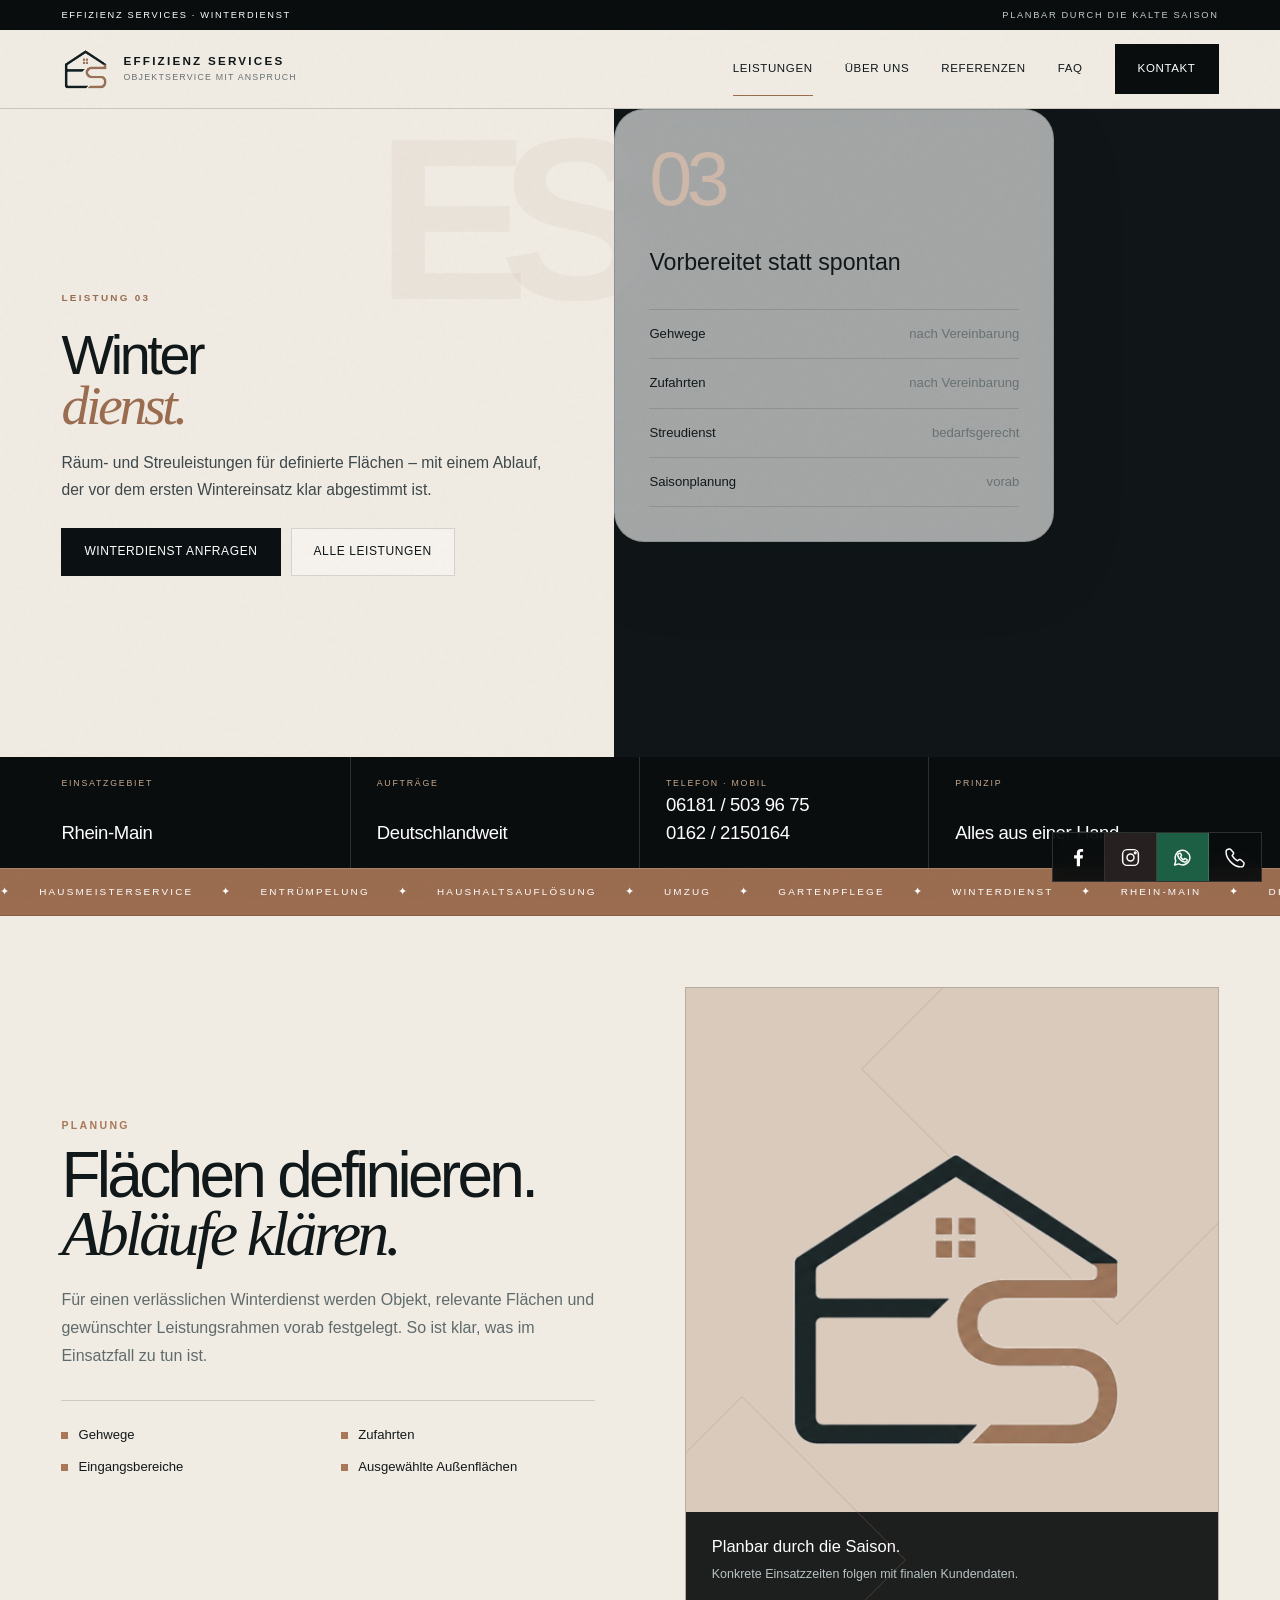
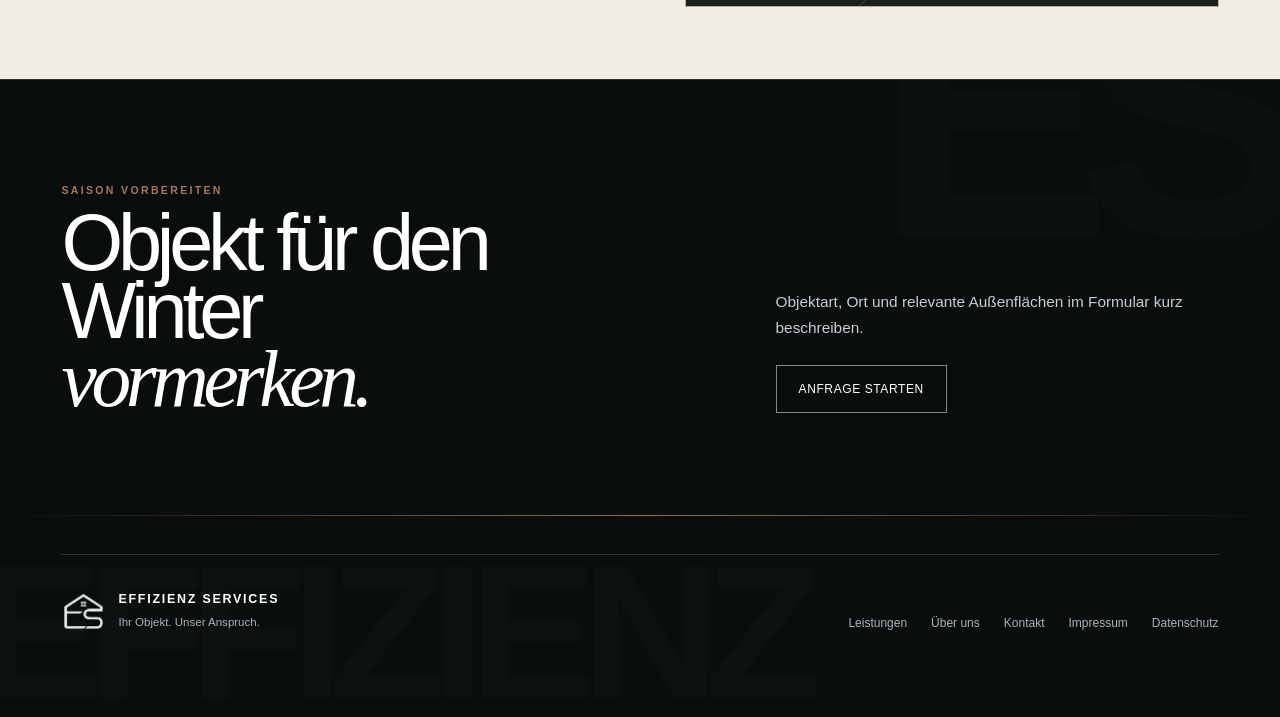
<file: winterdienst/index.html>
<!doctype html><html lang="de"><head><meta charset="utf-8"><meta name="viewport" content="width=device-width, initial-scale=1, viewport-fit=cover"><title>Winterdienst | Effizienz Services</title><meta name="description" content="Planbarer Winterdienst für Wege, Zufahrten und Außenflächen."><link rel="canonical" href="https://effizienz.pages.dev/winterdienst/"><link rel="icon" href="/Picture2.png"><link rel="stylesheet" href="/pages.css"><link rel="stylesheet" href="/winterdienst-fix.css?v=20260910a"></head><body><div class="noise"></div><div class="topline"><div class="wrap"><span>Effizienz Services · Winterdienst</span><span>Planbar durch die kalte Saison</span></div></div><header><div class="wrap nav"><a class="brand" href="/"><img src="/Picture2.png" alt="Effizienz Services Logo"><span class="brand-copy"><strong>Effizienz Services</strong><span>Objektservice mit Anspruch</span></span></a><button class="menu-btn" aria-label="Menü öffnen" aria-expanded="false"><span></span></button><nav><a class="active" href="/leistungen/">Leistungen</a><a href="/ueber-uns/">Über uns</a><a href="/referenzen/">Referenzen</a><a href="/faq/">FAQ</a><a class="nav-cta" href="/kontakt/">Kontakt</a></nav></div></header><main><section class="page-hero"><div class="wrap hero-shell"><div class="hero-copy reveal"><div class="eyebrow">Leistung 03</div><h1>Winter<br><span class="serif">dienst.</span></h1><p>Räum- und Streuleistungen für definierte Flächen – mit einem Ablauf, der vor dem ersten Wintereinsatz klar abgestimmt ist.</p><div class="hero-actions"><a class="btn dark" href="/kontakt/">Winterdienst anfragen</a><a class="btn light" href="/leistungen/">Alle Leistungen</a></div></div><div class="hero-aside reveal"><img class="hero-mark" src="/Picture2.png" alt=""><div class="info-card"><div class="num">03</div><h3>Vorbereitet statt spontan</h3><div class="info-list"><span><b>Gehwege</b><em>nach Vereinbarung</em></span><span><b>Zufahrten</b><em>nach Vereinbarung</em></span><span><b>Streudienst</b><em>bedarfsgerecht</em></span><span><b>Saisonplanung</b><em>vorab</em></span></div></div></div></div></section><section class="content"><div class="wrap split"><div class="split-copy reveal"><div class="eyebrow">Planung</div><h2>Flächen definieren.<br><span class="serif">Abläufe klären.</span></h2><p>Für einen verlässlichen Winterdienst werden Objekt, relevante Flächen und gewünschter Leistungsrahmen vorab festgelegt. So ist klar, was im Einsatzfall zu tun ist.</p><div class="checklist"><span class="check"><i></i>Gehwege</span><span class="check"><i></i>Zufahrten</span><span class="check"><i></i>Eingangsbereiche</span><span class="check"><i></i>Ausgewählte Außenflächen</span></div></div><div class="abstract-panel reveal"><img src="/Picture2.png" alt="Effizienz Services"><div class="quote"><strong>Planbar durch die Saison.</strong><span>Konkrete Einsatzzeiten folgen mit finalen Kundendaten.</span></div></div></div></section><section class="cta"><div class="wrap"><div class="cta-shell reveal"><div><div class="eyebrow">Saison vorbereiten</div><h2>Objekt für den Winter<br><span class="serif">vormerken.</span></h2></div><div><p>Objektart, Ort und relevante Außenflächen im Formular kurz beschreiben.</p><a class="btn" href="/kontakt/">Anfrage starten</a></div></div></div></section></main><footer><div class="wrap footer-grid"><div class="footer-brand"><img src="/Picture2.png" alt=""><div><strong>Effizienz Services</strong><span>Ihr Objekt. Unser Anspruch.</span></div></div><div class="footer-links"><a href="/leistungen/">Leistungen</a><a href="/kontakt/">Kontakt</a><a href="/impressum/">Impressum</a><a href="/datenschutz/">Datenschutz</a><span>© <span id="year"></span></span></div></div></footer><script src="/site.js" defer></script><script src="/service-patch.js?v=20260910e" defer></script></body></html>
</file>
<file: pages.css>
:root{--ink:#10191b;--ink2:#253235;--paper:#f4f1ec;--paper2:#ebe6de;--white:#fff;--bronze:#a97958;--bronze2:#d4b39d;--muted:#6b7475;--line:rgba(16,25,27,.14);--darkline:rgba(255,255,255,.16);--max:1320px;--shadow:0 28px 80px rgba(13,23,25,.10)}*{box-sizing:border-box}html{scroll-behavior:smooth;overflow-x:hidden}body{margin:0;min-width:0;overflow-x:hidden;background:var(--paper);color:var(--ink);font-family:"Helvetica Neue",Helvetica,Arial,sans-serif;line-height:1.55;-webkit-font-smoothing:antialiased;text-rendering:optimizeLegibility}img,svg{display:block;max-width:100%}a{color:inherit;text-decoration:none}button,input,textarea,select{font:inherit}section,header,footer,main,div,article,aside,nav{min-width:0}h1,h2,h3,p,a,span,strong{overflow-wrap:break-word}.wrap{width:min(calc(100% - 48px),var(--max));margin-inline:auto}.serif{font-family:Georgia,"Times New Roman",serif;font-style:italic;font-weight:400}.eyebrow{font-size:.72rem;letter-spacing:.20em;text-transform:uppercase;font-weight:700;color:var(--bronze)}.btn{display:inline-flex;align-items:center;justify-content:center;gap:10px;min-height:50px;padding:0 22px;border:1px solid var(--ink);border-radius:999px;background:transparent;white-space:nowrap;transition:.22s ease}.btn:hover{transform:translateY(-2px);box-shadow:0 14px 34px rgba(16,25,27,.12)}.btn.dark{background:var(--ink);color:#fff}.btn.light{background:rgba(255,255,255,.35);border-color:var(--line)}.noise{position:fixed;inset:0;z-index:100;pointer-events:none;opacity:.03;background-image:url("data:image/svg+xml,%3Csvg viewBox='0 0 180 180' xmlns='http://www.w3.org/2000/svg'%3E%3Cfilter id='n'%3E%3CfeTurbulence type='fractalNoise' baseFrequency='.9' numOctaves='3' stitchTiles='stitch'/%3E%3C/filter%3E%3Crect width='100%25' height='100%25' filter='url(%23n)' opacity='.55'/%3E%3C/svg%3E")}.topline{border-bottom:1px solid var(--line);font-size:.7rem;letter-spacing:.12em;text-transform:uppercase;background:rgba(244,241,236,.96)}.topline .wrap{height:36px;display:flex;align-items:center;justify-content:space-between;gap:20px;white-space:nowrap;overflow:hidden}.topline span:last-child{color:var(--muted);overflow:hidden;text-overflow:ellipsis}header{position:sticky;top:0;z-index:50;border-bottom:1px solid transparent;background:rgba(244,241,236,.86);backdrop-filter:blur(18px);-webkit-backdrop-filter:blur(18px);transition:.2s ease}header.scrolled{border-color:var(--line);background:rgba(244,241,236,.96)}.nav{height:84px;display:flex;align-items:center;justify-content:space-between;gap:28px}.brand{display:flex;align-items:center;gap:13px}.brand img{width:48px;height:48px;object-fit:contain;flex:0 0 auto}.brand-copy{display:flex;flex-direction:column;line-height:1.08}.brand-copy strong{font-size:.8rem;letter-spacing:.17em;text-transform:uppercase;white-space:nowrap}.brand-copy span{margin-top:6px;font-size:.63rem;letter-spacing:.12em;text-transform:uppercase;color:var(--muted);white-space:nowrap}.menu-btn{display:none;position:relative;width:44px;height:44px;border:1px solid var(--line);border-radius:50%;background:rgba(255,255,255,.35)}.menu-btn span,.menu-btn:before,.menu-btn:after{content:"";position:absolute;left:50%;width:18px;height:1px;background:var(--ink);transform:translateX(-50%);transition:.2s}.menu-btn span{top:50%}.menu-btn:before{top:39%}.menu-btn:after{top:61%}.menu-btn.open span{opacity:0}.menu-btn.open:before{top:50%;transform:translateX(-50%) rotate(45deg)}.menu-btn.open:after{top:50%;transform:translateX(-50%) rotate(-45deg)}nav{display:flex;align-items:center;gap:26px;font-size:.83rem}nav a{position:relative;padding:10px 0;white-space:nowrap}nav a:not(.nav-cta):after{content:"";position:absolute;left:0;right:100%;bottom:5px;height:1px;background:var(--bronze);transition:.2s}nav a:hover:after,nav a.active:after{right:0}.nav-cta{min-height:44px;padding:0 18px;border-radius:999px;background:var(--ink);color:#fff}.page-hero{position:relative;overflow:hidden;border-bottom:1px solid var(--line)}.page-hero:before{content:"";position:absolute;inset:0;background:radial-gradient(circle at 80% 30%,rgba(169,121,88,.16),transparent 29%),linear-gradient(120deg,transparent 0 67%,rgba(255,255,255,.46) 67% 67.15%,transparent 67.15%)}.hero-shell{position:relative;min-height:620px;padding:100px 0 80px;display:grid;grid-template-columns:minmax(0,1.25fr) minmax(340px,.75fr);gap:72px;align-items:center}.hero-copy{position:relative;z-index:2}.hero-copy .eyebrow{margin-bottom:22px}.hero-copy h1{margin:0;font-size:clamp(3.7rem,8vw,8.5rem);line-height:.89;letter-spacing:-.062em;font-weight:500;max-width:950px}.hero-copy h1 .serif{color:var(--bronze)}.hero-copy>p{max-width:720px;margin-top:28px;font-size:clamp(1.03rem,1.6vw,1.28rem);line-height:1.7;color:var(--ink2)}.hero-actions{display:flex;flex-wrap:wrap;gap:12px;margin-top:32px}.hero-aside{position:relative;min-height:460px;display:grid;place-items:center}.hero-mark{position:absolute;width:min(92%,460px);opacity:.055;filter:grayscale(1);transform:rotate(-6deg)}.info-card{position:relative;z-index:2;width:min(100%,440px);padding:34px;border:1px solid var(--line);border-radius:30px;background:rgba(255,255,255,.62);backdrop-filter:blur(10px);box-shadow:var(--shadow)}.info-card .num{font-size:4.8rem;line-height:.9;letter-spacing:-.07em;font-weight:300;color:#cdb8aa}.info-card h3{margin:32px 0 12px;font-size:1.45rem;font-weight:500}.info-card p{color:var(--muted);font-size:.94rem}.info-list{display:grid;gap:0;margin-top:28px;border-top:1px solid var(--line)}.info-list span{display:flex;justify-content:space-between;gap:18px;padding:14px 0;border-bottom:1px solid var(--line);font-size:.82rem}.info-list b{font-weight:500}.info-list em{font-style:normal;color:var(--muted);text-align:right}section.content{padding:115px 0}.section-head{display:grid;grid-template-columns:.62fr 1.38fr;gap:60px;align-items:start;margin-bottom:58px}.section-head h2{margin:0;font-size:clamp(2.5rem,5vw,5.3rem);line-height:.98;letter-spacing:-.05em;font-weight:500}.section-head p{max-width:690px;margin-top:22px;color:var(--muted);font-size:1.03rem;line-height:1.75}.cards{display:grid;grid-template-columns:repeat(12,minmax(0,1fr));gap:16px}.card{position:relative;overflow:hidden;min-height:330px;padding:30px;border:1px solid var(--line);border-radius:26px;background:rgba(255,255,255,.28);display:flex;flex-direction:column;justify-content:space-between;transition:.25s ease}.card:hover{transform:translateY(-5px);background:#fff;box-shadow:var(--shadow)}.card.span7{grid-column:span 7}.card.span5{grid-column:span 5}.card.span4{grid-column:span 4}.card.span6{grid-column:span 6}.card .kicker{font-size:.7rem;letter-spacing:.16em;text-transform:uppercase;color:var(--bronze);font-weight:700}.card h3{margin:44px 0 12px;font-size:clamp(1.45rem,2.5vw,2.25rem);line-height:1.08;letter-spacing:-.035em;font-weight:500}.card p{color:var(--muted);font-size:.94rem;line-height:1.65;max-width:560px}.card .arrow{position:absolute;top:24px;right:24px;font-size:1.5rem;color:#aea5a0}.card:after{content:"";position:absolute;width:190px;height:190px;border:1px solid rgba(169,121,88,.14);border-radius:50%;right:-100px;bottom:-100px}.dark-section{background:var(--ink);color:#fff;overflow:hidden}.dark-section .section-head p{color:#bec7c9}.dark-section .eyebrow{color:#d7b39b}.dark-section .card{background:rgba(255,255,255,.035);border-color:var(--darkline)}.dark-section .card:hover{background:rgba(255,255,255,.07);box-shadow:none}.dark-section .card p{color:#b8c2c4}.dark-section .card:after{border-color:rgba(255,255,255,.08)}.split{display:grid;grid-template-columns:1fr 1fr;gap:70px;align-items:center}.split-copy h2{margin:14px 0 24px;font-size:clamp(2.6rem,5vw,5.4rem);line-height:.97;letter-spacing:-.05em;font-weight:500}.split-copy p{color:var(--muted);line-height:1.75;max-width:650px}.checklist{display:grid;grid-template-columns:1fr 1fr;gap:12px 26px;margin-top:30px;padding-top:24px;border-top:1px solid var(--line)}.check{display:flex;align-items:center;gap:10px;font-size:.86rem}.check i{display:block;width:7px;height:7px;border-radius:50%;background:var(--bronze);flex:0 0 auto}.abstract-panel{position:relative;min-height:540px;border:1px solid var(--line);border-radius:32px;background:linear-gradient(145deg,#ece5dc,#faf8f4);overflow:hidden;display:grid;place-items:center}.abstract-panel img{width:min(67%,350px);opacity:.94}.abstract-panel:before,.abstract-panel:after{content:"";position:absolute;border:1px solid rgba(169,121,88,.28);border-radius:50%}.abstract-panel:before{width:360px;height:360px;right:-80px;top:-100px}.abstract-panel:after{width:230px;height:230px;left:-60px;bottom:-70px}.quote{position:absolute;left:28px;right:28px;bottom:28px;padding:22px;background:rgba(16,25,27,.94);color:#fff;border-radius:20px}.quote strong{display:block;font-size:1.05rem;font-weight:500}.quote span{display:block;margin-top:5px;color:#b9c3c5;font-size:.78rem}.process-grid{display:grid;grid-template-columns:repeat(4,1fr);gap:16px}.process-card{min-height:280px;padding:28px;border:1px solid var(--line);border-radius:25px;background:rgba(255,255,255,.3);display:flex;flex-direction:column;justify-content:space-between}.process-card .step{font-size:3.2rem;line-height:1;color:#ccbaae;font-weight:300;letter-spacing:-.06em}.process-card h3{margin:36px 0 10px;font-size:1.3rem;font-weight:500}.process-card p{font-size:.9rem;color:var(--muted);line-height:1.65}.cta{padding:0 0 110px}.cta-shell{position:relative;overflow:hidden;padding:65px;border-radius:34px;background:var(--ink);color:#fff;display:grid;grid-template-columns:1.25fr .75fr;gap:50px;align-items:end}.cta-shell:after{content:"ES";position:absolute;right:-3%;top:-25%;font-size:18rem;line-height:1;font-weight:800;letter-spacing:-.1em;color:rgba(255,255,255,.025);pointer-events:none}.cta h2{position:relative;z-index:2;margin:10px 0 0;font-size:clamp(2.8rem,5.5vw,5.7rem);line-height:.96;letter-spacing:-.05em;font-weight:500}.cta p{position:relative;z-index:2;color:#bcc6c8;line-height:1.7;margin-bottom:24px}.cta .btn{position:relative;z-index:2;border-color:#fff;background:#fff;color:var(--ink)}.service-detail{display:grid;grid-template-columns:.75fr 1.25fr;gap:70px;align-items:start}.sticky-index{position:sticky;top:130px}.sticky-index .eyebrow{margin-bottom:20px}.sticky-index ul{list-style:none;margin:0;padding:0;border-top:1px solid var(--line)}.sticky-index li{border-bottom:1px solid var(--line)}.sticky-index a{display:flex;justify-content:space-between;gap:16px;padding:16px 0;font-size:.85rem;color:var(--muted)}.sticky-index a:hover{color:var(--ink)}.detail-stack{display:grid;gap:18px}.detail-block{padding:34px;border:1px solid var(--line);border-radius:26px;background:rgba(255,255,255,.3)}.detail-block h2{margin:0 0 16px;font-size:clamp(2rem,4vw,3.8rem);line-height:1;letter-spacing:-.045em;font-weight:500}.detail-block p{color:var(--muted);line-height:1.75}.detail-bullets{display:grid;grid-template-columns:1fr 1fr;gap:10px 20px;margin-top:24px}.detail-bullets span{padding:12px 0;border-top:1px solid var(--line);font-size:.85rem}.case-grid{display:grid;grid-template-columns:repeat(12,minmax(0,1fr));gap:16px}.case{grid-column:span 6;min-height:360px;padding:30px;border:1px solid var(--line);border-radius:28px;background:rgba(255,255,255,.3);display:flex;flex-direction:column;justify-content:space-between}.case-top{display:flex;justify-content:space-between;gap:20px}.case-no{font-size:.72rem;letter-spacing:.16em;color:var(--bronze);text-transform:uppercase;font-weight:700}.case-meta{font-size:.75rem;color:var(--muted);text-align:right}.case h3{margin:56px 0 14px;font-size:clamp(1.7rem,3vw,2.7rem);line-height:1.05;letter-spacing:-.04em;font-weight:500}.case p{color:var(--muted);max-width:540px;line-height:1.68}.case-tags{display:flex;flex-wrap:wrap;gap:8px;margin-top:24px}.case-tags span{padding:8px 11px;border:1px solid var(--line);border-radius:999px;font-size:.72rem;color:var(--muted)}.future-media{margin-top:16px;padding:22px;border:1px dashed rgba(169,121,88,.45);border-radius:20px;color:var(--bronze);font-size:.8rem;text-align:center}.faq-list{display:grid;gap:0;border-top:1px solid var(--line)}.faq-item{border-bottom:1px solid var(--line)}.faq-q{width:100%;border:0;background:transparent;color:inherit;padding:24px 0;display:flex;justify-content:space-between;gap:30px;align-items:center;text-align:left;font-size:clamp(1.1rem,2vw,1.5rem);cursor:pointer}.faq-q span:last-child{font-size:1.5rem;font-weight:300;color:var(--bronze);transition:.2s}.faq-item.open .faq-q span:last-child{transform:rotate(45deg)}.faq-a{display:grid;grid-template-rows:0fr;transition:grid-template-rows .28s ease}.faq-a>div{overflow:hidden}.faq-a p{padding:0 0 24px;max-width:850px;color:var(--muted);line-height:1.75}.faq-item.open .faq-a{grid-template-rows:1fr}.contact-layout{display:grid;grid-template-columns:.82fr 1.18fr;gap:18px}.contact-panel{min-height:610px;padding:44px;border-radius:30px;background:var(--ink);color:#fff;display:flex;flex-direction:column;justify-content:space-between}.contact-panel h2{margin:16px 0 20px;font-size:clamp(2.7rem,5vw,5.2rem);line-height:.96;letter-spacing:-.05em;font-weight:500}.contact-panel p{color:#bec8ca;max-width:500px}.contact-methods{margin-top:42px;border-top:1px solid var(--darkline)}.contact-method{display:flex;justify-content:space-between;gap:20px;padding:17px 0;border-bottom:1px solid var(--darkline);font-size:.85rem}.contact-method span{color:#abb7b9}.contact-method strong{font-weight:500;text-align:right}.contact-form{padding:44px;border:1px solid var(--line);border-radius:30px;background:#fff}.contact-form h3{margin:0 0 30px;font-size:1.4rem}.form-grid{display:grid;grid-template-columns:1fr 1fr;gap:20px}.field{display:flex;flex-direction:column;gap:7px}.field.full{grid-column:1/-1}.field label{font-size:.7rem;letter-spacing:.11em;text-transform:uppercase;color:var(--muted)}.field input,.field textarea,.field select{width:100%;border:0;border-bottom:1px solid #c9cdcb;background:transparent;padding:13px 0;outline:none}.field textarea{min-height:120px;resize:vertical}.field input:focus,.field textarea:focus,.field select:focus{border-color:var(--bronze)}.form-bottom{display:flex;justify-content:space-between;gap:20px;align-items:center;margin-top:28px}.form-note{font-size:.75rem;color:var(--muted);max-width:350px}.legal{max-width:900px}.legal h1{font-size:clamp(3rem,7vw,6.5rem);line-height:.92;letter-spacing:-.055em;font-weight:500;margin:0 0 42px}.legal h2{font-size:1.35rem;margin:38px 0 12px}.legal p,.legal li{color:var(--muted);line-height:1.75}.legal-note{padding:18px 20px;border:1px solid rgba(169,121,88,.4);background:rgba(169,121,88,.08);border-radius:16px;color:#79543f;margin-bottom:32px}footer{border-top:1px solid var(--line);padding:38px 0 46px}.footer-grid{display:grid;grid-template-columns:1fr auto;gap:36px;align-items:end}.footer-brand{display:flex;align-items:center;gap:13px}.footer-brand img{width:44px;height:44px;object-fit:contain}.footer-brand strong{display:block;font-size:.78rem;letter-spacing:.14em;text-transform:uppercase}.footer-brand span{display:block;margin-top:5px;font-size:.72rem;color:var(--muted)}.footer-links{display:flex;flex-wrap:wrap;justify-content:flex-end;gap:14px 22px;align-items:center;font-size:.75rem;color:var(--muted)}.reveal{opacity:0;transform:translateY(18px);transition:opacity .65s ease,transform .65s ease}.reveal.in{opacity:1;transform:none}@media(max-width:980px){.menu-btn{display:block}nav{position:absolute;left:16px;right:16px;top:calc(100% + 8px);display:grid;gap:0;padding:10px;border:1px solid var(--line);border-radius:22px;background:rgba(244,241,236,.98);box-shadow:var(--shadow);opacity:0;visibility:hidden;transform:translateY(-8px);transition:.2s}nav.open{opacity:1;visibility:visible;transform:none}nav a{padding:13px 14px;border-bottom:1px solid var(--line)}nav a:last-child{border-bottom:0}.nav-cta{display:flex;margin-top:8px}.hero-shell{grid-template-columns:1fr;gap:38px;min-height:auto;padding:72px 0}.hero-aside{min-height:390px}.hero-mark{width:min(70%,380px)}.info-card{width:min(100%,600px)}.section-head{grid-template-columns:1fr;gap:18px}.split{grid-template-columns:1fr;gap:48px}.abstract-panel{min-height:440px}.process-grid{grid-template-columns:1fr 1fr}.service-detail{grid-template-columns:1fr}.sticky-index{position:relative;top:auto}.sticky-index ul{display:flex;overflow-x:auto;gap:20px;border-top:0;padding-bottom:8px}.sticky-index li{border:0;flex:0 0 auto}.sticky-index a{padding:10px 0;border-bottom:1px solid var(--line)}.cta-shell{grid-template-columns:1fr}.contact-layout{grid-template-columns:1fr}.contact-panel{min-height:480px}.footer-grid{grid-template-columns:1fr}.footer-links{justify-content:flex-start}}@media(max-width:680px){.wrap{width:min(calc(100% - 24px),var(--max))}.topline .wrap{justify-content:center}.topline span:last-child{display:none}.nav{height:74px}.brand img{width:42px;height:42px}.brand-copy strong{font-size:.7rem;letter-spacing:.12em}.brand-copy span{display:none}.hero-shell{padding:54px 0}.hero-copy h1{font-size:clamp(3rem,14vw,5rem)}.hero-copy>p{font-size:1rem}.hero-actions{display:grid}.hero-actions .btn{width:100%}.hero-aside{min-height:auto}.hero-mark{display:none}.info-card{padding:25px;border-radius:24px}.info-card .num{font-size:3.8rem}.info-list span{align-items:flex-start;flex-direction:column;gap:4px}.info-list em{text-align:left}section.content{padding:78px 0}.section-head{margin-bottom:38px}.section-head h2{font-size:clamp(2.3rem,11vw,3.7rem)}.cards{grid-template-columns:1fr}.card.span7,.card.span5,.card.span4,.card.span6{grid-column:auto;min-height:300px;padding:24px}.card h3{margin-top:38px}.checklist{grid-template-columns:1fr}.abstract-panel{min-height:360px}.abstract-panel img{width:58%}.quote{left:14px;right:14px;bottom:14px;padding:17px}.process-grid{grid-template-columns:1fr}.process-card{min-height:235px;padding:24px}.cta{padding-bottom:78px}.cta-shell{padding:36px 24px;border-radius:26px}.cta-shell:after{font-size:11rem}.detail-block{padding:25px}.detail-bullets{grid-template-columns:1fr}.case-grid{grid-template-columns:1fr}.case{grid-column:auto;min-height:320px;padding:25px}.case-top{flex-direction:column}.case-meta{text-align:left}.contact-panel,.contact-form{padding:30px 24px;border-radius:24px}.form-grid{grid-template-columns:1fr}.field.full{grid-column:auto}.form-bottom{align-items:stretch;flex-direction:column}.form-bottom .btn{width:100%}.contact-method{flex-direction:column;gap:4px}.contact-method strong{text-align:left}.footer-links{gap:12px 16px}.legal h1{font-size:clamp(2.8rem,13vw,4.6rem)}}@media(prefers-reduced-motion:reduce){html{scroll-behavior:auto}.reveal{opacity:1;transform:none;transition:none}.btn,.card{transition:none}}
</file>
<file: client-feedback-20260909.css>
/* Client feedback 2026-09-09 */

/* Keep long German words intact instead of splitting them mid-word. */
h1,h2,h3,
.visual-mosaic__copy h2,
.visual-mosaic__copy h2.long-claim{
  overflow-wrap:normal!important;
  word-break:normal!important;
  hyphens:none!important;
}

/* Home: company/contact block with transparent monochrome team portraits. */
.company-contact-section{padding-block:clamp(78px,7.7vw,124px)!important}
.company-contact-showcase{position:relative;min-height:620px;overflow:hidden;background:#e9e1d8;border:1px solid rgba(16,25,27,.14)}
.company-portraits{position:absolute;inset:0;display:grid;grid-template-columns:repeat(3,1fr);pointer-events:none}
.company-portraits figure{margin:0;min-width:0;overflow:hidden;position:relative}
.company-portraits figure+figure{border-left:1px solid rgba(16,25,27,.08)}
.company-portraits img{width:100%;height:100%;object-fit:cover;object-position:center 16%;filter:grayscale(1) contrast(1.04);opacity:.46}
.company-portraits figure:nth-child(1) img{object-position:center 12%}
.company-portraits figure:nth-child(2) img{object-position:center 17%;opacity:.52}
.company-portraits figure:nth-child(3) img{object-position:center 17%}
@media (min-width:621px){
  .company-portraits img{transform:scale(1.06)!important;transform-origin:center center!important}
  .company-portraits figure:nth-child(1) img{transform:scale(1.06) translateY(8px)!important}
  .company-portraits figure:nth-child(2) img{transform:scale(1.04) translateY(-5px)!important}
  .company-portraits figure:nth-child(3) img{transform:scale(1.06) translateY(-17px)!important}
}
.company-contact-showcase:after{content:"";position:absolute;inset:0;background:linear-gradient(90deg,rgba(240,235,227,.70) 0%,rgba(240,235,227,.46) 26%,rgba(240,235,227,.44) 74%,rgba(240,235,227,.70) 100%);pointer-events:none}
.company-contact-overlay{position:relative;z-index:2;min-height:620px;display:flex;flex-direction:column;align-items:center;justify-content:center;text-align:center;padding:clamp(46px,7vw,100px) clamp(22px,8vw,130px)}
.company-contact-overlay .eyebrow{margin-bottom:18px}
.company-contact-overlay h2{margin:0;font-size:clamp(3rem,6vw,6.8rem)!important;line-height:.9!important;letter-spacing:-.06em!important;font-weight:500!important}
.company-contact-overlay>p{max-width:760px;margin:26px auto 0;color:#384345;line-height:1.75;text-shadow:0 1px 12px rgba(244,241,236,.72)}
.company-contact-grid{width:min(900px,100%);display:grid;grid-template-columns:repeat(3,minmax(0,1fr));gap:0;margin-top:34px;border-top:1px solid rgba(16,25,27,.18);border-bottom:1px solid rgba(16,25,27,.18);background:rgba(244,241,236,.12);backdrop-filter:blur(1.5px);-webkit-backdrop-filter:blur(1.5px)}
.company-contact-grid a,.company-contact-grid span{display:flex;align-items:center;justify-content:center;min-height:58px;padding:12px 16px;font-size:.76rem;letter-spacing:.025em;border-right:1px solid rgba(16,25,27,.12)}
.company-contact-grid>*:nth-child(3n){border-right:0}
.company-contact-grid>*:nth-child(n+4){border-top:1px solid rgba(16,25,27,.12)}
.company-contact-grid a:hover{background:rgba(255,255,255,.4)}
.company-contact-overlay .hero-actions{justify-content:center;margin-top:30px!important}

/* About: equal portrait crops and consistent head line. */
body[data-page="ueber-uns"] .team-card .team-photo{height:clamp(320px,31vw,430px)!important;min-height:0!important;overflow:hidden!important;margin:0 0 24px!important}
body[data-page="ueber-uns"] .team-card .team-photo img{width:100%!important;height:100%!important;object-fit:cover!important;object-position:center 16%!important}
body[data-page="ueber-uns"] .team-card:nth-child(1) .team-photo img{object-position:center 12%!important}
body[data-page="ueber-uns"] .team-card:nth-child(2) .team-photo img{object-position:center 17%!important}
body[data-page="ueber-uns"] .team-card:nth-child(3) .team-photo img{object-position:center 17%!important}
@media (min-width:901px){
  body[data-page="ueber-uns"] .team-card .team-photo img{position:relative!important;transform:scale(1.08)!important;transform-origin:center center!important}
  body[data-page="ueber-uns"] .team-card:nth-child(1) .team-photo img{top:14px!important}
  body[data-page="ueber-uns"] .team-card:nth-child(2) .team-photo img{top:-12px!important}
  body[data-page="ueber-uns"] .team-card:nth-child(3) .team-photo img{top:0!important}
}
@media (max-width:900px){
  .company-contact-showcase,.company-contact-overlay{min-height:720px}
  .company-portraits{grid-template-columns:.9fr 1.2fr .9fr}
  .company-portraits figure{position:relative;inset:auto;border:0!important}
  .company-portraits figure:nth-child(1),.company-portraits figure:nth-child(3){display:block}
  .company-portraits img{opacity:.48}
  .company-portraits figure:nth-child(2) img{opacity:.60}
  .company-contact-showcase:after{background:linear-gradient(90deg,rgba(240,235,227,.58),rgba(240,235,227,.43) 30%,rgba(240,235,227,.40) 70%,rgba(240,235,227,.58))}
  .company-contact-grid{grid-template-columns:1fr 1fr;background:rgba(244,241,236,.18)}
  .company-contact-grid>*{border-right:1px solid rgba(16,25,27,.12)!important;border-top:1px solid rgba(16,25,27,.12)!important}
  .company-contact-grid>*:nth-child(odd){border-left:0!important}
  .company-contact-grid>*:nth-child(even){border-right:0!important}
  .company-contact-grid>*:nth-child(-n+2){border-top:0!important}
}
@media (max-width:620px){
  .company-contact-showcase,.company-contact-overlay{min-height:auto}
  .company-contact-overlay{padding:58px 18px}
  .company-contact-overlay h2{font-size:clamp(2.8rem,14vw,4.4rem)!important;text-shadow:0 1px 18px rgba(244,241,236,.5)}
  .company-contact-grid{grid-template-columns:1fr;background:rgba(244,241,236,.24);backdrop-filter:blur(2px);-webkit-backdrop-filter:blur(2px)}
  .company-contact-grid>*{border-right:0!important;border-top:1px solid rgba(16,25,27,.12)!important}
  .company-contact-grid>*:first-child{border-top:0!important}
  body[data-page="ueber-uns"] .team-card .team-photo{height:min(118vw,470px)!important}

  /* Give the centre portrait more room on phones so Niku remains clearly visible. */
  .company-portraits{grid-template-columns:26% 48% 26%!important}
  .company-portraits img{transform:none!important;object-fit:cover!important;opacity:.52!important;filter:grayscale(1) contrast(1.02)!important}
  .company-portraits figure:nth-child(1) img{transform:none!important;object-position:52% 12%!important;opacity:.44!important}
  .company-portraits figure:nth-child(2) img{transform:none!important;object-position:50% 14%!important;opacity:.68!important}
  .company-portraits figure:nth-child(3) img{transform:none!important;object-position:48% 15%!important;opacity:.46!important}
  .company-contact-showcase:after{background:linear-gradient(180deg,rgba(240,235,227,.48) 0%,rgba(240,235,227,.38) 28%,rgba(240,235,227,.42) 72%,rgba(240,235,227,.52) 100%)!important}
}

/* 2026-09-10: site.js injects a cinematic hero layer on every page. On About it was covering
   the authored ueber-uns-new.png panel with the old /ueber-uns.png image. Keep the authored panel only. */
body[data-page="ueber-uns"] .page-hero .hero-aside > .cinematic-media{display:none!important}
body[data-page="ueber-uns"] .page-hero .hero-aside > .about-photo-panel{position:absolute!important;inset:0!important;width:100%!important;height:100%!important;min-height:0!important;max-height:none!important;display:block!important;overflow:hidden!important}
body[data-page="ueber-uns"] .page-hero .hero-aside > .about-photo-panel:before,
body[data-page="ueber-uns"] .page-hero .hero-aside > .about-photo-panel:after{display:none!important}
body[data-page="ueber-uns"] .page-hero .hero-aside > .about-photo-panel > .about-work-photo{position:absolute!important;inset:0!important;width:100%!important;height:100%!important;max-width:none!important;object-fit:cover!important;object-position:50% 0%!important;transform:none!important}
</file>
<file: editorial.css>
/* Premium cinematic redesign — architecture/editorial inspired, bespoke for ES Effizienz Services */
:root{
  --cream:#f2eee7;--cream2:#e8e1d8;--ink:#0b1112;--ink2:#202a2c;--bronze:#a97859;--bronze2:#d6b49f;
  --muted:#697173;--rule:rgba(11,17,18,.15);--dark-rule:rgba(255,255,255,.18);--gutter:clamp(18px,3vw,48px);
}
html,body{overflow-x:hidden;background:var(--cream)}
body{color:var(--ink);background:var(--cream)}
.noise{opacity:.016;mix-blend-mode:multiply}
.wrap{width:min(calc(100% - (var(--gutter)*2)),1360px)}
::selection{background:var(--bronze);color:#fff}

/* precise header */
.topline{background:var(--ink);color:#d5dada;border:0}
.topline .wrap{height:32px;font-size:.64rem;letter-spacing:.17em}
.topline span:last-child{color:#aeb7b8}
header{background:rgba(242,238,231,.9);border-bottom:1px solid var(--rule);backdrop-filter:blur(18px);-webkit-backdrop-filter:blur(18px)}
header.scrolled{background:rgba(242,238,231,.97)}
.nav{height:80px}
.brand{gap:14px}
.brand img{width:47px;height:47px}
.brand-copy strong{font-size:.75rem;letter-spacing:.18em}
.brand-copy span{font-size:.57rem;letter-spacing:.16em;margin-top:5px}
nav{gap:30px;font-size:.79rem}
nav a{letter-spacing:.02em}
nav a:not(.nav-cta):after{bottom:3px;background:var(--bronze)}
.nav-cta,.btn{border-radius:0;min-height:48px;padding:0 21px;transition:background .22s ease,color .22s ease,border-color .22s ease,transform .22s ease}
.nav-cta{min-height:43px;background:var(--ink);color:#fff;border:1px solid var(--ink)}
.btn:hover,.nav-cta:hover{background:var(--bronze);border-color:var(--bronze);color:#fff;box-shadow:none;transform:translateY(-1px)}

/* hero */
.page-hero{position:relative;border-bottom:1px solid var(--rule);background:
  linear-gradient(115deg,rgba(169,120,89,.055),transparent 30%),var(--cream)}
.page-hero:before{background:none}
.hero-shell{min-height:min(850px,88vh);padding:clamp(72px,8vw,122px) 0 clamp(64px,7vw,104px);grid-template-columns:minmax(0,1.14fr) minmax(390px,.86fr);gap:clamp(58px,7vw,116px);align-items:center}
.hero-copy{z-index:4}
.hero-copy .eyebrow{margin-bottom:28px;color:var(--bronze)}
.eyebrow{font-size:.66rem;letter-spacing:.22em;font-weight:700}
.hero-copy h1{max-width:980px;font-size:clamp(4.5rem,7.7vw,9.2rem);line-height:.87;letter-spacing:-.07em;font-weight:500;text-wrap:balance}
.hero-copy h1 .serif{color:var(--bronze);font-weight:400}
.hero-copy>p{max-width:690px;margin-top:30px;font-size:clamp(1rem,1.3vw,1.18rem);line-height:1.72;color:#394345}
.hero-actions{margin-top:38px;gap:10px}
.hero-aside{position:relative;min-height:650px;display:block}
.hero-mark{display:none}
.cinematic-media{position:absolute;inset:0 0 30px 28px;margin:0;overflow:hidden;background:#d9d2c9;clip-path:polygon(0 0,100% 0,100% 91%,88% 100%,0 100%);isolation:isolate}
.cinematic-media:after{content:"";position:absolute;inset:0;background:linear-gradient(180deg,transparent 45%,rgba(5,10,11,.5) 100%);pointer-events:none}
.cinematic-media img{width:100%;height:100%;object-fit:cover;transform:scale(1.035);transition:transform 1.1s cubic-bezier(.2,.7,.2,1);filter:saturate(.78) contrast(1.03)}
.site-ready .cinematic-media img{transform:scale(1)}
.cinematic-media figcaption{position:absolute;left:24px;right:24px;bottom:19px;z-index:3;display:flex;align-items:end;justify-content:space-between;gap:20px;color:#fff;font-size:.63rem;letter-spacing:.12em;text-transform:uppercase}
.cinematic-media figcaption span:first-child{font-weight:700}
.cinematic-media figcaption a{color:#d8dedf;font-size:.58rem}
.info-card.floating-spec{position:absolute;left:-38px;right:auto;bottom:-8px;z-index:5;width:min(88%,430px);padding:24px 26px;border:1px solid rgba(255,255,255,.18);border-radius:0;background:rgba(11,17,18,.94);color:#fff;backdrop-filter:blur(14px);box-shadow:0 26px 70px rgba(0,0,0,.22)}
.info-card.floating-spec>img{display:none}
.info-card.floating-spec .num{padding:0;color:var(--bronze2);font-size:3.8rem}
.info-card.floating-spec h3{margin:14px 0 10px;color:#fff;font-size:1.08rem}
.info-card.floating-spec p{color:#cbd2d3;font-size:.84rem}
.info-card.floating-spec .info-list{margin-top:18px;border-color:rgba(255,255,255,.16)}
.info-card.floating-spec .info-list span{padding:10px 0;border-color:rgba(255,255,255,.13);font-size:.71rem}
.info-card.floating-spec .info-list em{color:#adb7b8}
body[data-page="home"] .info-card.floating-spec{width:min(92%,455px)}

/* sections */
section.content{padding:clamp(100px,10vw,156px) 0}
.section-head{grid-template-columns:.38fr 1.62fr;gap:clamp(40px,6vw,106px);margin-bottom:clamp(52px,6vw,84px)}
.section-head h2{font-size:clamp(3rem,5vw,5.8rem);line-height:.93;letter-spacing:-.058em;font-weight:500;text-wrap:balance}
.section-head p{max-width:670px;margin-top:24px;color:#616b6c;line-height:1.76}

/* editorial service grid */
.cards{display:grid;grid-template-columns:repeat(12,minmax(0,1fr));gap:0;border-top:1px solid var(--rule)}
.card,.card.span4,.card.span5,.card.span6,.card.span7,.card.span12{position:relative;overflow:hidden;min-height:330px;padding:30px 34px 32px;border:0;border-right:1px solid var(--rule);border-bottom:1px solid var(--rule);border-radius:0;background:transparent;box-shadow:none;transition:background .25s ease,color .25s ease}
.card.span4{grid-column:span 4}.card.span5{grid-column:span 5}.card.span6{grid-column:span 6}.card.span7{grid-column:span 7}.card.span12{grid-column:1/-1}
.card:nth-child(3n),.card.span12{border-right:0}
.card:hover{transform:none;background:var(--ink);color:#fff;box-shadow:none}
.card .kicker{font-size:.63rem;letter-spacing:.2em;color:var(--bronze);z-index:2}
.card .arrow{top:27px;right:28px;font-size:1rem;color:#8f8782;transition:transform .25s ease,color .25s ease}
.card:hover .arrow{transform:translate(4px,-4px);color:#fff}
.card h3{margin:88px 0 14px;font-size:clamp(1.8rem,2.7vw,2.95rem);line-height:1;letter-spacing:-.045em;font-weight:500;max-width:620px;z-index:2}
.card p{position:relative;z-index:2;color:#626c6d;font-size:.91rem;line-height:1.68;max-width:560px;transition:color .25s ease}
.card:hover p{color:#cbd3d4}
.card:after{content:attr(data-index);display:block;position:absolute;right:18px;bottom:-28px;width:auto;height:auto;border:0;border-radius:0;font-size:10rem;line-height:1;font-weight:700;letter-spacing:-.09em;color:rgba(11,17,18,.035);pointer-events:none}
.card:hover:after{color:rgba(255,255,255,.04)}

/* dark sections */
.dark-section{background:var(--ink);color:#fff}
.dark-section .section-head h2{color:#fff}
.dark-section .section-head p{color:#c4cdce}
.dark-section .eyebrow{color:var(--bronze2)}
.dark-section .cards{border-color:var(--dark-rule)}
.dark-section .card{border-color:var(--dark-rule);background:transparent}
.dark-section .card:hover{background:#161f21}
.dark-section .card h3{color:#fff}
.dark-section .card p{color:#cbd2d3}
.dark-section .card .kicker{color:var(--bronze2)}

/* process */
.process-grid{display:grid;grid-template-columns:repeat(4,1fr);gap:0;border-top:1px solid var(--dark-rule);border-bottom:1px solid var(--dark-rule)}
.process-card{position:relative;min-height:330px;padding:28px 28px 32px;border:0;border-right:1px solid var(--dark-rule);border-radius:0;background:transparent;overflow:hidden}
.process-card:last-child{border-right:0}
.process-card .step{font-size:clamp(3.8rem,5.3vw,6.2rem);color:var(--bronze2);font-weight:300;letter-spacing:-.08em}
.process-card h3{margin:92px 0 10px;color:#fff;font-size:1.22rem}
.process-card p{color:#d1d7d8;font-size:.88rem;line-height:1.64}
.process-card:after{content:"";position:absolute;left:0;right:100%;bottom:0;height:3px;background:var(--bronze);transition:right .35s ease}
.process-card:hover:after{right:0}

/* company / detail */
.split{gap:clamp(60px,8vw,120px)}
.abstract-panel{min-height:590px;border:0;border-radius:0;background:linear-gradient(140deg,#ded6cb,#f4f0e9);overflow:hidden}
.abstract-panel img{width:min(58%,330px)}
.abstract-panel:before,.abstract-panel:after{border-radius:0;border-color:rgba(169,120,89,.24);transform:rotate(45deg)}
.quote{left:0;right:0;bottom:0;padding:26px 30px;border-radius:0;background:rgba(11,17,18,.95)}
.quote strong{font-size:1.03rem}.quote span{color:#b9c3c4}
.split-copy h2{font-size:clamp(3rem,5.1vw,5.8rem);line-height:.93}
.split-copy p{font-size:1rem;color:#606b6c}
.checklist{border-color:var(--rule)}
.check{font-size:.82rem}.check i{border-radius:0;background:var(--bronze)}
.service-detail{grid-template-columns:.58fr 1.42fr;gap:clamp(60px,7vw,110px)}
.sticky-index{top:126px}
.sticky-index a{padding:18px 0}
.detail-stack{gap:0;border-top:1px solid var(--rule)}
.detail-block{padding:48px 0;border:0;border-bottom:1px solid var(--rule);border-radius:0;background:transparent}
.detail-block h2{font-size:clamp(2.5rem,4.3vw,4.7rem);line-height:.96}
.detail-block p{max-width:780px;color:#616b6c}
.detail-bullets{margin-top:34px}
.detail-bullets span{padding:15px 0;border-color:var(--rule)}

/* case studies */
.case-grid{gap:0;border-top:1px solid var(--rule)}
.case{grid-column:span 6;min-height:430px;padding:34px;border:0;border-right:1px solid var(--rule);border-bottom:1px solid var(--rule);border-radius:0;background:transparent}
.case:nth-child(even){border-right:0}
.case h3{font-size:clamp(2rem,3vw,3rem);margin:70px 0 15px}
.case p{color:#626c6d}.case-tags span,.future-media{border-radius:0}
.future-media{border-style:solid;background:rgba(169,120,89,.035)}

/* cinematic full-width photo break */
.cinema-band{position:relative;height:clamp(520px,72vh,790px);overflow:hidden;background:#151c1e;color:#fff}
.cinema-band__media{position:absolute;inset:0;margin:0}
.cinema-band__media:after{content:"";position:absolute;inset:0;background:linear-gradient(90deg,rgba(7,12,13,.68) 0%,rgba(7,12,13,.24) 50%,rgba(7,12,13,.08) 100%),linear-gradient(0deg,rgba(7,12,13,.45),transparent 48%)}
.cinema-band__media img{width:100%;height:100%;object-fit:cover;filter:saturate(.72) contrast(1.04);transform:scale(1.025);transition:transform 1.2s cubic-bezier(.2,.7,.2,1)}
.cinema-band.in .cinema-band__media img{transform:scale(1)}
.cinema-band__inner{position:relative;z-index:2;height:100%;width:min(calc(100% - (var(--gutter)*2)),1360px);margin:auto;padding:clamp(50px,6vw,82px) 0;display:flex;flex-direction:column;justify-content:space-between}
.cinema-band__top{display:flex;justify-content:space-between;gap:30px;font-size:.64rem;letter-spacing:.18em;text-transform:uppercase}
.cinema-band__top a{color:#d9dede}
.cinema-band h2{margin:0;max-width:1050px;font-size:clamp(3.5rem,7vw,8.2rem);line-height:.87;letter-spacing:-.065em;font-weight:500;text-wrap:balance}
.cinema-band h2 em{font-family:Georgia,"Times New Roman",serif;font-weight:400;color:var(--bronze2)}

/* CTA */
.cta{padding:0;background:var(--ink)}
.cta .wrap{width:100%;max-width:none}
.cta-shell{padding:clamp(72px,8vw,120px) max(var(--gutter),calc((100vw - 1360px)/2 + var(--gutter)));grid-template-columns:1.25fr .75fr;gap:clamp(50px,7vw,110px);border-radius:0;border-top:1px solid var(--dark-rule);background:var(--ink)}
.cta-shell:after{content:"ES";font-size:min(27vw,25rem);top:-34%;right:0;color:rgba(255,255,255,.027)}
.cta h2{font-size:clamp(3.3rem,5.8vw,6.7rem);line-height:.9}
.cta p{color:#c9d0d1;max-width:490px}
.cta .btn{border-color:#fff;background:transparent;color:#fff}.cta .btn:hover{background:#fff;border-color:#fff;color:var(--ink)}

/* contact */
.contact-layout{gap:0;border-top:1px solid var(--rule);border-bottom:1px solid var(--rule)}
.contact-panel,.contact-form{border-radius:0!important;border:0!important;box-shadow:none!important}
.contact-panel{background:var(--ink)!important;color:#fff!important;padding:clamp(34px,5vw,68px)!important}
.contact-panel p{color:#c6cecf!important}
.contact-method{border-color:var(--dark-rule)!important}
.contact-method span{color:#aab5b6!important}.contact-method strong{color:#fff!important}
.contact-form{background:transparent!important;padding:clamp(34px,5vw,68px)!important}
.field input,.field textarea,.field select{border-radius:0!important;border:0!important;border-bottom:1px solid var(--rule)!important;background:transparent!important;padding-left:0!important;padding-right:0!important;box-shadow:none!important}
.field input:focus,.field textarea:focus,.field select:focus{border-color:var(--bronze)!important;outline:0}

/* FAQ */
.faq-list{border-color:var(--rule)}
.faq-item{border-color:var(--rule)}
.faq-q{padding:30px 0;font-size:clamp(1.2rem,2vw,1.65rem)}
.faq-a{max-width:850px;color:#626c6d}

/* legal */
.legal{max-width:980px!important}
.legal h1{font-size:clamp(3.7rem,7vw,7rem);letter-spacing:-.065em;margin-bottom:70px}
.legal h2{margin-top:54px;padding-top:22px;border-top:1px solid var(--rule);font-size:1.35rem}
.legal p{font-size:.98rem;line-height:1.78;color:#4f5a5b}
.legal-note{border-radius:0;border-color:rgba(169,120,89,.35);background:rgba(169,120,89,.06)}

/* footer */
footer{position:relative;overflow:hidden;background:var(--ink);color:#fff;border:0}
footer:after{content:"EFFIZIENZ";position:absolute;left:-2vw;bottom:-5vw;font-size:clamp(5rem,15vw,14rem);font-weight:800;letter-spacing:-.08em;color:rgba(255,255,255,.018);pointer-events:none}
.footer-grid{position:relative;z-index:2;padding-top:44px;border-top:1px solid var(--dark-rule)}
.footer-brand img{filter:brightness(0) invert(1);opacity:.9}
.footer-brand span,.footer-links{color:#aab5b6}.footer-links a:hover{color:#fff}

/* reveal polish */
.reveal{transform:translateY(22px);opacity:0;transition:opacity .7s ease,transform .7s cubic-bezier(.2,.7,.2,1)}
.reveal.in{transform:none;opacity:1}
.site-photo-reveal{opacity:0;transform:scale(1.025);transition:opacity .8s ease,transform 1s cubic-bezier(.2,.7,.2,1)}
.site-photo-reveal.in{opacity:1;transform:scale(1)}

@media(max-width:1100px){
  .hero-shell{grid-template-columns:minmax(0,1fr) minmax(340px,.72fr);gap:54px}
  .card.span4{grid-column:span 6}.card.span5,.card.span7{grid-column:span 6}
  .process-grid{grid-template-columns:repeat(2,1fr)}
  .process-card:nth-child(2){border-right:0}.process-card:nth-child(-n+2){border-bottom:1px solid var(--dark-rule)}
}

@media(max-width:900px){
  .topline{display:none}.nav{height:70px}
  .hero-shell{min-height:auto;grid-template-columns:1fr;padding:68px 0 72px;gap:54px}
  .hero-copy h1{font-size:clamp(3.8rem,11vw,6.4rem)}
  .hero-aside{min-height:620px}
  .cinematic-media{inset:0 0 30px 0}
  .info-card.floating-spec{left:22px;bottom:-2px}
  .section-head{grid-template-columns:1fr;gap:24px}
  .split,.service-detail{grid-template-columns:1fr;gap:58px}.sticky-index{position:static}
  .cta-shell{grid-template-columns:1fr}
}

@media(max-width:600px){
  :root{--gutter:18px}
  .wrap{width:calc(100% - 36px)}
  .nav{height:66px}.brand img{width:38px;height:38px}.brand-copy strong{font-size:.67rem}.brand-copy span{display:none}
  .menu-btn{width:40px;height:40px;border-radius:0;background:transparent}
  nav{left:10px!important;right:10px!important;padding:7px!important;border-radius:0!important;background:rgba(242,238,231,.985)!important;border:1px solid var(--rule)!important;box-shadow:0 26px 60px rgba(5,10,11,.16)!important}
  nav a{padding:13px 12px!important}.nav-cta{border-radius:0!important}
  .hero-shell{padding:54px 0 64px;gap:40px}
  .hero-copy .eyebrow{margin-bottom:18px}
  .hero-copy h1{font-size:clamp(3.15rem,15vw,4.8rem);line-height:.89;letter-spacing:-.06em}
  .hero-copy>p{font-size:.96rem;line-height:1.64;margin-top:23px}
  .hero-actions{display:grid;grid-template-columns:1fr;margin-top:28px}.hero-actions .btn{width:100%;white-space:normal;text-align:center}
  .hero-aside{min-height:500px}
  .cinematic-media{inset:0;clip-path:polygon(0 0,100% 0,100% 94%,91% 100%,0 100%)}
  .cinematic-media figcaption{left:15px;right:15px;bottom:13px;font-size:.55rem}.cinematic-media figcaption a{font-size:.51rem}
  .info-card.floating-spec{position:absolute;left:14px;right:14px;bottom:-28px;width:auto;padding:18px}
  .info-card.floating-spec .info-list{display:none}.info-card.floating-spec .num{font-size:2.8rem}.info-card.floating-spec h3{margin:10px 0 4px;font-size:.96rem}.info-card.floating-spec p{margin:0;font-size:.75rem}
  body[data-page="home"] .info-card.floating-spec{width:auto}
  section.content{padding:78px 0}.section-head{margin-bottom:42px}.section-head h2{font-size:clamp(2.55rem,11.8vw,3.8rem)}.section-head p{font-size:.94rem;line-height:1.66}
  .cards{grid-template-columns:1fr}.card,.card.span4,.card.span5,.card.span6,.card.span7,.card.span12{grid-column:1/-1!important;min-height:0;padding:25px 0 29px;border-right:0;border-bottom:1px solid var(--rule)}
  .card h3{margin:49px 38px 10px 0;font-size:clamp(1.7rem,8.4vw,2.35rem)}.card p{font-size:.89rem}
  .dark-section .card{border-color:var(--dark-rule)}
  .process-grid{grid-template-columns:1fr;border-bottom:0}.process-card,.process-card:nth-child(2){min-height:0;padding:24px 0 28px;border-right:0;border-bottom:1px solid var(--dark-rule);display:grid;grid-template-columns:74px 1fr;gap:18px}.process-card .step{font-size:2.9rem}.process-card h3{margin:3px 0 8px}.process-card p{font-size:.86rem}
  .abstract-panel{min-height:430px}.quote{padding:19px}
  .detail-block{padding:38px 0}.detail-block h2{font-size:clamp(2.25rem,10vw,3.2rem)}.detail-bullets{grid-template-columns:1fr}
  .case,.case:nth-child(even){grid-column:1/-1;min-height:0;padding:28px 0;border-right:0}.case h3{margin:48px 0 13px;font-size:clamp(1.8rem,8.2vw,2.5rem)}
  .cinema-band{height:64vh;min-height:470px}.cinema-band__inner{width:calc(100% - 36px);padding:38px 0}.cinema-band__top{font-size:.55rem}.cinema-band h2{font-size:clamp(3rem,13.8vw,4.7rem);line-height:.9}
  .cta-shell{padding:70px 18px 76px;gap:34px}.cta h2{font-size:clamp(3rem,13vw,4.5rem)}.cta p{font-size:.94rem}.cta .hero-actions{display:grid}
  .contact-layout{display:block}.contact-panel,.contact-form{padding:34px 0!important}.contact-panel{padding-left:18px!important;padding-right:18px!important}
  .footer-grid{padding-top:34px}.footer-links{row-gap:12px}
}

@media(max-width:390px){
  .hero-copy h1{font-size:clamp(2.9rem,14.2vw,4.1rem)}
  .section-head h2{font-size:clamp(2.35rem,11vw,3.25rem)}
  .cinema-band h2{font-size:clamp(2.7rem,13vw,4rem)}
  .cta h2{font-size:clamp(2.7rem,12.5vw,4rem)}
}

@media(prefers-reduced-motion:reduce){*{scroll-behavior:auto!important;animation:none!important;transition:none!important}.reveal,.site-photo-reveal{opacity:1!important;transform:none!important}}
</file>
<file: garten-mobile-fix.css>
/* Gartenpflege poster — fully static photo composition.
   Use the two approved repository originals directly so they cannot drift to
   generated/replacement assets. */

.garten-mobile-static{display:none!important;}

body[data-page="garten-landschaftsbau"] .garten-poster{
  min-height:680px!important;
}

body[data-page="garten-landschaftsbau"] .garten-poster .garten-poster__media{
  display:grid!important;
  grid-template-columns:repeat(2,minmax(0,1fr))!important;
  grid-template-rows:1fr!important;
  min-height:680px!important;
  height:auto!important;
  overflow:hidden!important;
  background:#101617!important;
}

body[data-page="garten-landschaftsbau"] .garten-poster__photo{
  display:block!important;
  width:100%!important;
  min-width:0!important;
  min-height:680px!important;
  background-repeat:no-repeat!important;
  background-size:cover!important;
  background-position:center center!important;
  filter:saturate(.82) contrast(1.02) brightness(.92);
}

body[data-page="garten-landschaftsbau"] .garten-poster__photo--one{
  background-image:url('/IMG_6885.JPG?v=20260915k')!important;
}

body[data-page="garten-landschaftsbau"] .garten-poster__photo--two{
  background-image:url('/IMG_6883.JPG?v=20260915k')!important;
}

body[data-page="garten-landschaftsbau"] .garten-poster .garten-poster__media:after{
  pointer-events:none!important;
}

@media (max-width:1000px){
  body[data-page="garten-landschaftsbau"] .garten-poster,
  body[data-page="garten-landschaftsbau"] .garten-poster .garten-poster__media{
    min-height:520px!important;
  }
  body[data-page="garten-landschaftsbau"] .garten-poster__photo{
    min-height:520px!important;
  }
}

@media (max-width:680px){
  body[data-page="garten-landschaftsbau"] .garten-poster{
    display:grid!important;
    grid-template-columns:1fr!important;
    min-height:0!important;
    height:auto!important;
    background:#090d0e!important;
  }

  body[data-page="garten-landschaftsbau"] .garten-poster .garten-poster__media{
    display:grid!important;
    grid-template-columns:1fr!important;
    grid-template-rows:auto auto!important;
    min-height:0!important;
    height:auto!important;
    overflow:hidden!important;
  }

  body[data-page="garten-landschaftsbau"] .garten-poster__photo{
    min-height:0!important;
    height:auto!important;
    aspect-ratio:16 / 10!important;
    background-size:cover!important;
    background-position:center center!important;
  }

  body[data-page="garten-landschaftsbau"] .garten-poster .velocity-poster__copy{
    padding:34px 20px 38px!important;
    min-height:0!important;
  }

  body[data-page="garten-landschaftsbau"] .garten-poster .velocity-poster__copy h2{
    font-size:clamp(42px,12vw,62px)!important;
    line-height:.92!important;
  }

  body[data-page="garten-landschaftsbau"] .garten-poster .velocity-poster__facts{
    grid-template-columns:1fr!important;
  }

  body[data-page="garten-landschaftsbau"] .garten-poster .velocity-poster__facts span:nth-child(even){
    padding-left:0!important;
    border-left:0!important;
  }

  body[data-page="garten-landschaftsbau"] .page-hero .cinematic-media>img{
    width:100%!important;
    height:100%!important;
    object-fit:cover!important;
    object-position:center center!important;
    transition:none!important;
  }

  body[data-page="garten-landschaftsbau"]:after{
    display:none!important;
  }
}
</file>
<file: references-clean.css>
/* Referenzen — final strict grid. Loaded with !important locks because velocity.css is injected later. */
body[data-page="referenzen"] .reference-gallery{
  display:grid!important;
  grid-template-columns:repeat(3,minmax(0,1fr))!important;
  grid-auto-flow:row!important;
  grid-auto-rows:auto!important;
  align-items:stretch!important;
  gap:clamp(16px,1.45vw,24px)!important;
  width:100%!important;
  margin:0!important;
  padding:0!important;
  counter-reset:ref-project;
}
body[data-page="referenzen"] .reference-shot,
body[data-page="referenzen"] .reference-shot:nth-child(n),
body[data-page="referenzen"] .reference-shot:nth-child(3n),
body[data-page="referenzen"] .reference-shot:nth-child(3n+1){
  grid-column:auto!important;
  grid-row:auto!important;
  align-self:stretch!important;
  counter-increment:ref-project;
  position:relative!important;
  display:grid!important;
  grid-template-rows:auto 76px!important;
  width:100%!important;
  min-width:0!important;
  max-width:none!important;
  height:auto!important;
  min-height:0!important;
  margin:0!important;
  padding:0!important;
  overflow:hidden!important;
  border:1px solid rgba(9,13,14,.12)!important;
  border-radius:12px!important;
  background:#f8f5f0!important;
  box-shadow:none!important;
  isolation:isolate;
  transform:none!important;
  transition:border-color .35s ease,box-shadow .35s ease!important;
}
body[data-page="referenzen"] .reference-shot img{
  grid-row:1!important;
  position:relative!important;
  z-index:1!important;
  display:block!important;
  width:100%!important;
  max-width:none!important;
  height:auto!important;
  min-height:0!important;
  aspect-ratio:4/3!important;
  object-fit:cover!important;
  object-position:center!important;
  filter:saturate(.83) contrast(1.025)!important;
  transform:scale(1.001)!important;
  transition:transform .85s cubic-bezier(.18,.72,.18,1),filter .45s ease!important;
}
body[data-page="referenzen"] .reference-shot:before{
  content:""!important;
  position:absolute!important;
  z-index:3!important;
  left:-35%!important;
  top:0!important;
  width:28%!important;
  height:calc(100% - 76px)!important;
  min-height:0!important;
  aspect-ratio:auto!important;
  background:linear-gradient(100deg,transparent,rgba(255,255,255,.22),transparent)!important;
  opacity:0!important;
  pointer-events:none!important;
  transform:skewX(-13deg)!important;
}
body[data-page="referenzen"] .reference-shot:after{
  content:""!important;
  position:absolute!important;
  z-index:2!important;
  inset:0 0 76px 0!important;
  width:auto!important;
  height:auto!important;
  aspect-ratio:auto!important;
  background:linear-gradient(180deg,rgba(9,13,14,.015),transparent 68%,rgba(9,13,14,.14))!important;
  opacity:.6!important;
  pointer-events:none!important;
  transition:opacity .35s ease!important;
}
body[data-page="referenzen"] .reference-shot figcaption{
  grid-row:2!important;
  position:relative!important;
  z-index:5!important;
  left:auto!important;
  right:auto!important;
  bottom:auto!important;
  display:grid!important;
  grid-template-columns:34px minmax(0,1fr) 18px!important;
  grid-template-rows:auto auto!important;
  align-content:center!important;
  align-items:center!important;
  justify-content:stretch!important;
  gap:2px 11px!important;
  width:100%!important;
  min-height:76px!important;
  margin:0!important;
  padding:13px 15px!important;
  border-top:1px solid rgba(9,13,14,.1)!important;
  background:#f8f5f0!important;
  color:#111819!important;
  text-align:left!important;
  transition:background .35s ease!important;
}
body[data-page="referenzen"] .reference-shot figcaption:before{
  content:counter(ref-project,decimal-leading-zero)!important;
  grid-column:1!important;
  grid-row:1/3!important;
  align-self:center!important;
  font-size:.58rem!important;
  line-height:1!important;
  letter-spacing:.14em!important;
  color:#9b6c4f!important;
}
body[data-page="referenzen"] .reference-shot figcaption:after{
  content:"↗"!important;
  grid-column:3!important;
  grid-row:1/3!important;
  align-self:center!important;
  justify-self:end!important;
  font-size:.9rem!important;
  color:#9b6c4f!important;
  opacity:.36!important;
  transform:translate(-3px,3px)!important;
  transition:opacity .3s ease,transform .3s cubic-bezier(.18,.72,.18,1)!important;
}
body[data-page="referenzen"] .reference-shot figcaption strong{
  grid-column:2!important;
  grid-row:1!important;
  display:block!important;
  margin:0!important;
  color:#111819!important;
  font-size:.9rem!important;
  line-height:1.08!important;
  font-weight:550!important;
  letter-spacing:-.015em!important;
}
body[data-page="referenzen"] .reference-shot figcaption span{
  grid-column:2!important;
  grid-row:2!important;
  display:block!important;
  margin:0!important;
  color:#6b7374!important;
  font-size:.56rem!important;
  line-height:1.25!important;
  letter-spacing:.105em!important;
  text-transform:uppercase!important;
  text-align:left!important;
}
body[data-page="referenzen"] .reference-shot.reveal{
  opacity:0!important;
  transform:none!important;
}
body[data-page="referenzen"] .reference-shot.reveal.in{
  opacity:1!important;
  transform:none!important;
  animation:refCardIn .78s cubic-bezier(.18,.72,.18,1) both!important;
}
body[data-page="referenzen"] .reference-shot:nth-child(3n+2).reveal.in{animation-delay:70ms!important}
body[data-page="referenzen"] .reference-shot:nth-child(3n+3).reveal.in{animation-delay:140ms!important}
body[data-page="referenzen"] .reference-shot.reveal img{transform:scale(1.045)!important}
body[data-page="referenzen"] .reference-shot.reveal.in img{transform:scale(1.001)!important}
@keyframes refCardIn{
  0%{opacity:0;clip-path:inset(0 0 11% 0 round 12px);translate:0 22px}
  100%{opacity:1;clip-path:inset(0 0 0 0 round 12px);translate:0 0}
}
@media (hover:hover) and (pointer:fine){
  body[data-page="referenzen"] .reference-shot:hover{
    border-color:rgba(9,13,14,.24)!important;
    box-shadow:0 18px 42px rgba(9,13,14,.09)!important;
  }
  body[data-page="referenzen"] .reference-shot:hover img{
    transform:scale(1.045)!important;
    filter:saturate(.96) contrast(1.035)!important;
  }
  body[data-page="referenzen"] .reference-shot:hover:after{opacity:.25!important}
  body[data-page="referenzen"] .reference-shot:hover:before{
    opacity:1!important;
    animation:refSweep .82s cubic-bezier(.2,.7,.2,1) both;
  }
  body[data-page="referenzen"] .reference-shot:hover figcaption{background:#fff!important}
  body[data-page="referenzen"] .reference-shot:hover figcaption:after{opacity:1!important;transform:translate(0,0)!important}
}
@keyframes refSweep{from{left:-35%}to{left:115%}}
@media(max-width:1100px){
  body[data-page="referenzen"] .reference-gallery{grid-template-columns:repeat(2,minmax(0,1fr))!important;gap:18px!important}
  body[data-page="referenzen"] .reference-shot:nth-child(n).reveal.in{animation-delay:0ms!important}
  body[data-page="referenzen"] .reference-shot:nth-child(2n).reveal.in{animation-delay:70ms!important}
}
@media(max-width:680px){
  body[data-page="referenzen"] .reference-gallery{grid-template-columns:1fr!important;gap:14px!important}
  body[data-page="referenzen"] .reference-shot,
  body[data-page="referenzen"] .reference-shot:nth-child(n){
    grid-template-rows:auto 70px!important;
    min-height:0!important;
    border-radius:10px!important;
  }
  body[data-page="referenzen"] .reference-shot img{
    min-height:0!important;
    aspect-ratio:4/3!important;
  }
  body[data-page="referenzen"] .reference-shot:before{display:none!important}
  body[data-page="referenzen"] .reference-shot:after{inset:0 0 70px 0!important}
  body[data-page="referenzen"] .reference-shot figcaption{
    min-height:70px!important;
    grid-template-columns:31px minmax(0,1fr) 18px!important;
    padding:11px 13px!important;
  }
  body[data-page="referenzen"] .reference-shot figcaption strong{font-size:.88rem!important}
  body[data-page="referenzen"] .reference-shot figcaption span{font-size:.54rem!important}
  body[data-page="referenzen"] .reference-shot:nth-child(n).reveal.in{animation-delay:0ms!important;animation-duration:.66s!important}
}
@media(prefers-reduced-motion:reduce){
  body[data-page="referenzen"] .reference-shot,
  body[data-page="referenzen"] .reference-shot img,
  body[data-page="referenzen"] .reference-shot figcaption:after{transition:none!important;animation:none!important}
  body[data-page="referenzen"] .reference-shot.reveal,
  body[data-page="referenzen"] .reference-shot.reveal.in{opacity:1!important;clip-path:none!important;translate:0!important;animation:none!important}
  body[data-page="referenzen"] .reference-shot.reveal img,
  body[data-page="referenzen"] .reference-shot.reveal.in img{transform:none!important}
}
</file>
<file: about-refresh.css>
/* Über uns — restrained, premium, compact page rhythm */
body[data-page="ueber-uns"] .page-hero .hero-shell{
  min-height:clamp(520px,48vw,640px)!important;
  max-height:640px!important;
  grid-template-columns:minmax(420px,.94fr) minmax(0,1.06fr)!important;
}
body[data-page="ueber-uns"] .hero-copy{
  min-height:0!important;
  padding:clamp(48px,5vw,72px) clamp(34px,4.4vw,70px)!important;
  justify-content:center!important;
}
body[data-page="ueber-uns"] .hero-copy h1{
  max-width:760px!important;
  font-size:clamp(3.35rem,4.9vw,5.6rem)!important;
  line-height:.9!important;
}
body[data-page="ueber-uns"] .hero-copy>p{
  max-width:620px!important;
  margin-top:22px!important;
  font-size:.93rem!important;
  line-height:1.62!important;
}
body[data-page="ueber-uns"] .hero-actions{margin-top:24px!important}
body[data-page="ueber-uns"] .hero-aside,
body[data-page="ueber-uns"] .hero-aside .about-photo-panel{
  min-height:clamp(520px,48vw,640px)!important;
  max-height:640px!important;
}

/* Haltung: one concise text block + one clean image, no oversized editorial theatre */
body[data-page="ueber-uns"] main>section.content:not(.dark-section){
  padding:clamp(58px,6vw,84px) 0!important;
}
body[data-page="ueber-uns"] main>section.content:not(.dark-section) .split{
  grid-template-columns:minmax(0,.95fr) minmax(380px,1.05fr)!important;
  gap:clamp(44px,6vw,86px)!important;
  align-items:center!important;
}
body[data-page="ueber-uns"] main>section.content:not(.dark-section) .split-copy h2{
  font-size:clamp(2.8rem,4.2vw,4.8rem)!important;
  line-height:.92!important;
}
body[data-page="ueber-uns"] main>section.content:not(.dark-section) .split-copy p{
  max-width:650px!important;
  font-size:.92rem!important;
  line-height:1.66!important;
}
body[data-page="ueber-uns"] main>section.content:not(.dark-section) .abstract-panel{
  min-height:430px!important;
  max-height:500px!important;
  height:clamp(430px,36vw,500px)!important;
}
body[data-page="ueber-uns"] main>section.content:not(.dark-section) .checklist{
  grid-template-columns:1fr 1fr!important;
  gap:0 24px!important;
  margin-top:26px!important;
}
body[data-page="ueber-uns"] main>section.content:not(.dark-section) .check{
  padding:11px 0!important;
  font-size:.78rem!important;
}

/* Remove the extra manifesto block on About. It repeats the same visual idea and makes the page feel endless. */
body[data-page="ueber-uns"] .detail-story{display:none!important}

/* Team: clean three-person grid instead of a long staggered wall */
body[data-page="ueber-uns"] .dark-section{
  padding:clamp(62px,6.4vw,92px) 0!important;
  background:#0b1011!important;
}
body[data-page="ueber-uns"] .dark-section .section-head{
  grid-template-columns:220px minmax(0,1fr)!important;
  gap:clamp(30px,5vw,72px)!important;
  margin-bottom:42px!important;
  align-items:start!important;
}
body[data-page="ueber-uns"] .dark-section .section-head h2{
  max-width:820px!important;
  font-size:clamp(2.8rem,4.2vw,4.8rem)!important;
  line-height:.91!important;
}
body[data-page="ueber-uns"] .dark-section .section-head p{
  max-width:680px!important;
  margin-top:14px!important;
  font-size:.9rem!important;
  line-height:1.58!important;
}
body[data-page="ueber-uns"] .dark-section .cards{
  display:grid!important;
  grid-template-columns:repeat(3,minmax(0,1fr))!important;
  gap:24px!important;
  border:0!important;
}
body[data-page="ueber-uns"] .dark-section .cards .team-card,
body[data-page="ueber-uns"] .dark-section .cards .card{
  grid-column:auto!important;
  min-height:0!important;
  height:auto!important;
  padding:0 0 26px!important;
  display:block!important;
  background:transparent!important;
  border:0!important;
  border-bottom:1px solid rgba(255,255,255,.13)!important;
  position:relative!important;
}
body[data-page="ueber-uns"] .team-card:before,
body[data-page="ueber-uns"] .team-card:after,
body[data-page="ueber-uns"] .team-card[data-index]:before{
  display:none!important;
  content:none!important;
}
body[data-page="ueber-uns"] .team-photo{
  position:relative!important;
  width:100%!important;
  aspect-ratio:4/4.6!important;
  min-height:0!important;
  max-height:none!important;
  margin:0 0 22px!important;
  overflow:hidden!important;
  background:#171c1d!important;
}
body[data-page="ueber-uns"] .team-photo img{
  width:100%!important;
  height:100%!important;
  object-fit:cover!important;
  object-position:center top!important;
  filter:saturate(.86) contrast(1.02)!important;
  transform:none!important;
}
body[data-page="ueber-uns"] .team-card .kicker{
  display:block!important;
  margin:0 0 10px!important;
  color:#c6a88f!important;
  font-size:.52rem!important;
  letter-spacing:.19em!important;
  text-transform:uppercase!important;
}
body[data-page="ueber-uns"] .team-card h3{
  margin:0 0 12px!important;
  color:#f8f5f0!important;
  font-size:clamp(1.45rem,1.8vw,2rem)!important;
  line-height:1!important;
  letter-spacing:-.035em!important;
}
body[data-page="ueber-uns"] .team-card p{
  max-width:none!important;
  margin:0 0 9px!important;
  color:#aeb8b9!important;
  font-size:.76rem!important;
  line-height:1.55!important;
}
body[data-page="ueber-uns"] .team-card p strong{
  color:#e8eceb!important;
  font-weight:500!important;
}

/* CTA: compact closing band, not another hero */
body[data-page="ueber-uns"] .cta-shell{
  min-height:300px!important;
  padding:clamp(52px,5vw,72px) max(var(--v-gutter),calc((100vw - 1500px)/2 + var(--v-gutter)))!important;
  grid-template-columns:minmax(0,1.05fr) minmax(360px,.95fr)!important;
  gap:clamp(36px,6vw,84px)!important;
  align-items:center!important;
}
body[data-page="ueber-uns"] .cta h2{
  max-width:700px!important;
  font-size:clamp(3rem,4.6vw,5.1rem)!important;
  line-height:.9!important;
}
body[data-page="ueber-uns"] .cta p{
  max-width:460px!important;
  font-size:.9rem!important;
}

@media(max-width:1050px){
  body[data-page="ueber-uns"] .page-hero .hero-shell{
    grid-template-columns:1fr 1fr!important;
    min-height:520px!important;
    max-height:580px!important;
  }
  body[data-page="ueber-uns"] .hero-aside,
  body[data-page="ueber-uns"] .hero-aside .about-photo-panel{min-height:520px!important;max-height:580px!important}
  body[data-page="ueber-uns"] .dark-section .cards{grid-template-columns:repeat(2,minmax(0,1fr))!important}
  body[data-page="ueber-uns"] .dark-section .cards .team-card:last-child{grid-column:1 / -1!important;width:calc(50% - 12px)!important}
}

@media(max-width:760px){
  body[data-page="ueber-uns"] .page-hero .hero-shell{
    display:flex!important;
    flex-direction:column!important;
    min-height:0!important;
    max-height:none!important;
  }
  body[data-page="ueber-uns"] .hero-copy{
    order:1!important;
    padding:46px 18px 36px!important;
  }
  body[data-page="ueber-uns"] .hero-copy h1{
    font-size:clamp(2.8rem,11.5vw,4rem)!important;
  }
  body[data-page="ueber-uns"] .hero-aside{
    order:2!important;
    position:relative!important;
    min-height:360px!important;
    height:44svh!important;
    max-height:440px!important;
  }
  body[data-page="ueber-uns"] .hero-aside .about-photo-panel{
    min-height:360px!important;
    height:100%!important;
    max-height:440px!important;
  }
  body[data-page="ueber-uns"] main>section.content:not(.dark-section){padding:50px 0!important}
  body[data-page="ueber-uns"] main>section.content:not(.dark-section) .split{
    grid-template-columns:1fr!important;
    gap:34px!important;
  }
  body[data-page="ueber-uns"] main>section.content:not(.dark-section) .abstract-panel{
    min-height:340px!important;
    height:42svh!important;
    max-height:420px!important;
  }
  body[data-page="ueber-uns"] main>section.content:not(.dark-section) .checklist{grid-template-columns:1fr!important}
  body[data-page="ueber-uns"] .dark-section{padding:52px 0 58px!important}
  body[data-page="ueber-uns"] .dark-section .section-head{
    grid-template-columns:1fr!important;
    gap:12px!important;
    margin-bottom:30px!important;
  }
  body[data-page="ueber-uns"] .dark-section .section-head h2{
    font-size:clamp(2.55rem,11vw,3.6rem)!important;
  }
  body[data-page="ueber-uns"] .dark-section .cards{grid-template-columns:1fr!important;gap:34px!important}
  body[data-page="ueber-uns"] .dark-section .cards .team-card,
  body[data-page="ueber-uns"] .dark-section .cards .team-card:last-child{
    width:100%!important;
    grid-column:auto!important;
  }
  body[data-page="ueber-uns"] .team-photo{aspect-ratio:4/4.8!important;margin-bottom:18px!important}
  body[data-page="ueber-uns"] .team-card p{font-size:.8rem!important}
  body[data-page="ueber-uns"] .cta-shell{
    min-height:0!important;
    grid-template-columns:1fr!important;
    padding:52px 18px 58px!important;
    gap:28px!important;
  }
  body[data-page="ueber-uns"] .cta h2{
    font-size:clamp(2.8rem,12vw,4rem)!important;
  }
}


/* 2026-09-09: keep the left hero column inside its section at desktop widths. */
@media (min-width:761px){
  body[data-page="ueber-uns"] .page-hero .hero-shell{
    min-height:clamp(700px,45vw,780px)!important;
    max-height:none!important;
    align-items:stretch!important;
  }
  body[data-page="ueber-uns"] .hero-copy{
    align-self:stretch!important;
    display:flex!important;
    flex-direction:column!important;
    justify-content:center!important;
    padding-top:clamp(44px,4vw,64px)!important;
    padding-bottom:clamp(44px,4vw,64px)!important;
  }
  body[data-page="ueber-uns"] .hero-copy h1{
    max-width:720px!important;
    font-size:clamp(3.35rem,4vw,4.8rem)!important;
    line-height:.92!important;
  }
  body[data-page="ueber-uns"] .hero-copy>p{
    margin-bottom:0!important;
  }
  body[data-page="ueber-uns"] .hero-aside,
  body[data-page="ueber-uns"] .hero-aside .about-photo-panel{
    min-height:clamp(700px,45vw,780px)!important;
    max-height:none!important;
    height:100%!important;
  }
}

/* 2026-09-10: keep the new About hero artwork anchored to its top edge.
   The logo must stay fully visible; any necessary crop happens at the bottom. */
body[data-page="ueber-uns"] .page-hero .hero-aside .about-photo-panel .about-work-photo{
  width:100%!important;
  height:100%!important;
  max-width:none!important;
  object-fit:cover!important;
  object-position:center top!important;
}
</file>
<file: winterdienst-fix.css>
/* Winterdienst customer feedback: use a second, different German Winterdienst photo in the detail panel.
   The hero keeps the existing Rhein-Main image; this panel uses a Hamburg snow-clearing scene so the page is not repetitive. */
body[data-page="winterdienst"] .abstract-panel{
  position:relative!important;
  overflow:hidden!important;
  min-height:590px!important;
  background:
    linear-gradient(180deg,rgba(7,12,13,.02) 42%,rgba(7,12,13,.30) 100%),
    url('https://images.pexels.com/photos/35540157/pexels-photo-35540157.jpeg?auto=compress&cs=tinysrgb&w=1800') center 48%/cover no-repeat!important;
  border:0!important;
}

body[data-page="winterdienst"] .abstract-panel>img{
  display:none!important;
}

body[data-page="winterdienst"] .abstract-panel:before,
body[data-page="winterdienst"] .abstract-panel:after{
  content:none!important;
}

body[data-page="winterdienst"] .abstract-panel .quote{
  position:absolute!important;
  left:0!important;
  right:0!important;
  bottom:0!important;
  z-index:3!important;
  background:rgba(11,17,18,.90)!important;
  backdrop-filter:blur(8px)!important;
  -webkit-backdrop-filter:blur(8px)!important;
}

@media(max-width:680px){
  body[data-page="winterdienst"] .abstract-panel{
    min-height:440px!important;
    background-position:center 50%!important;
  }
}
</file>
